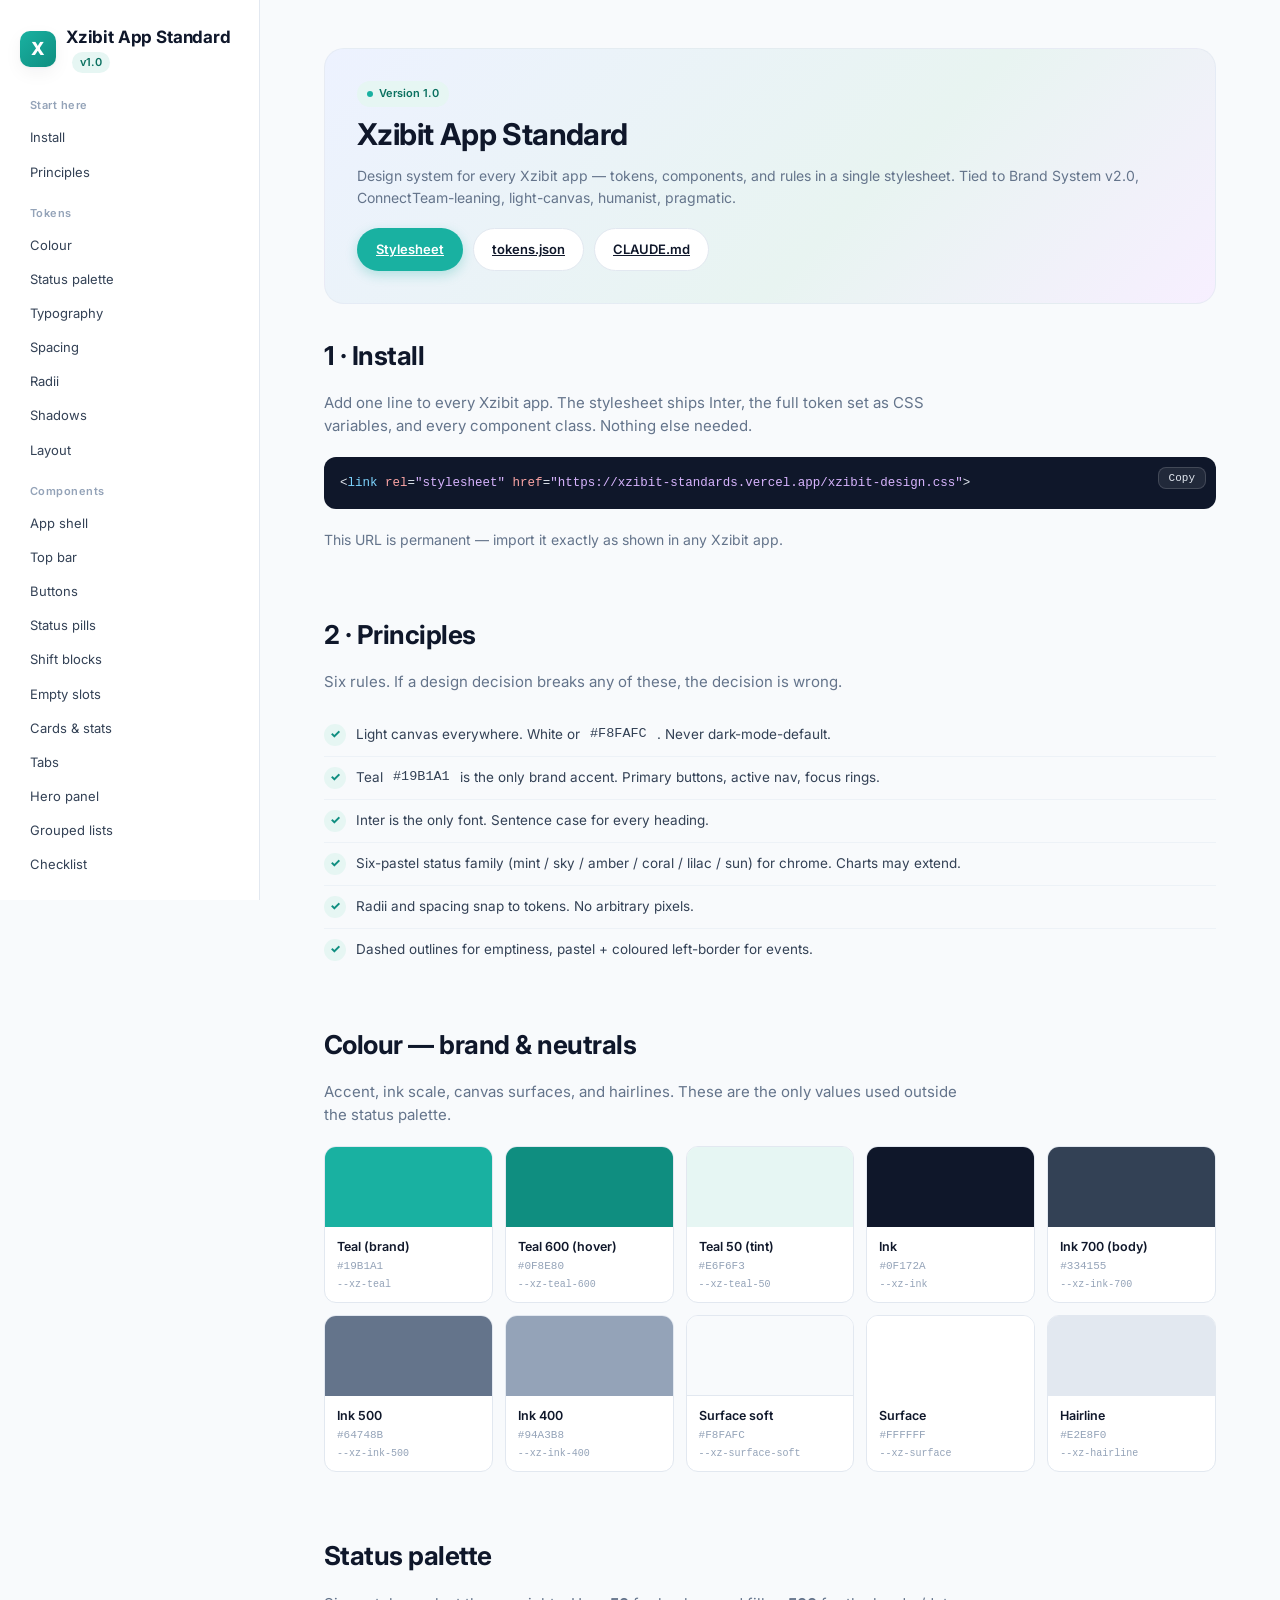
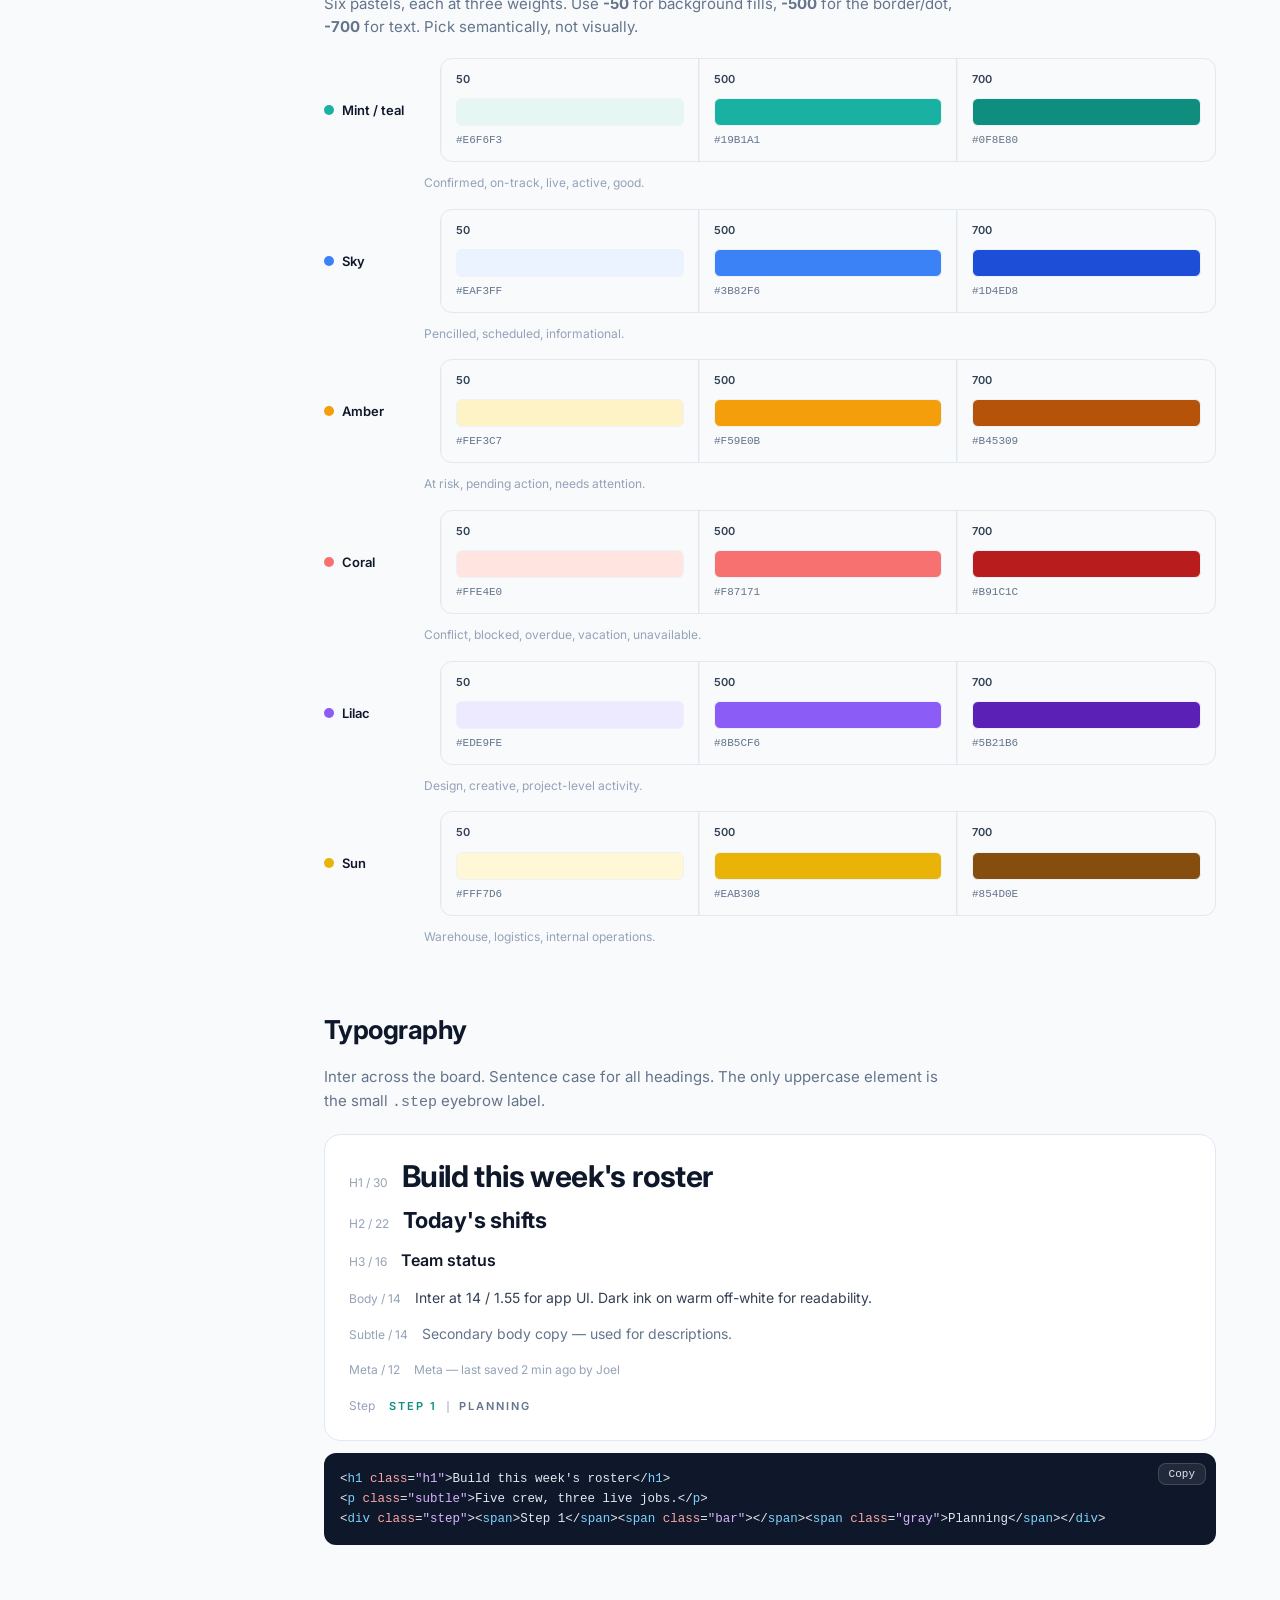
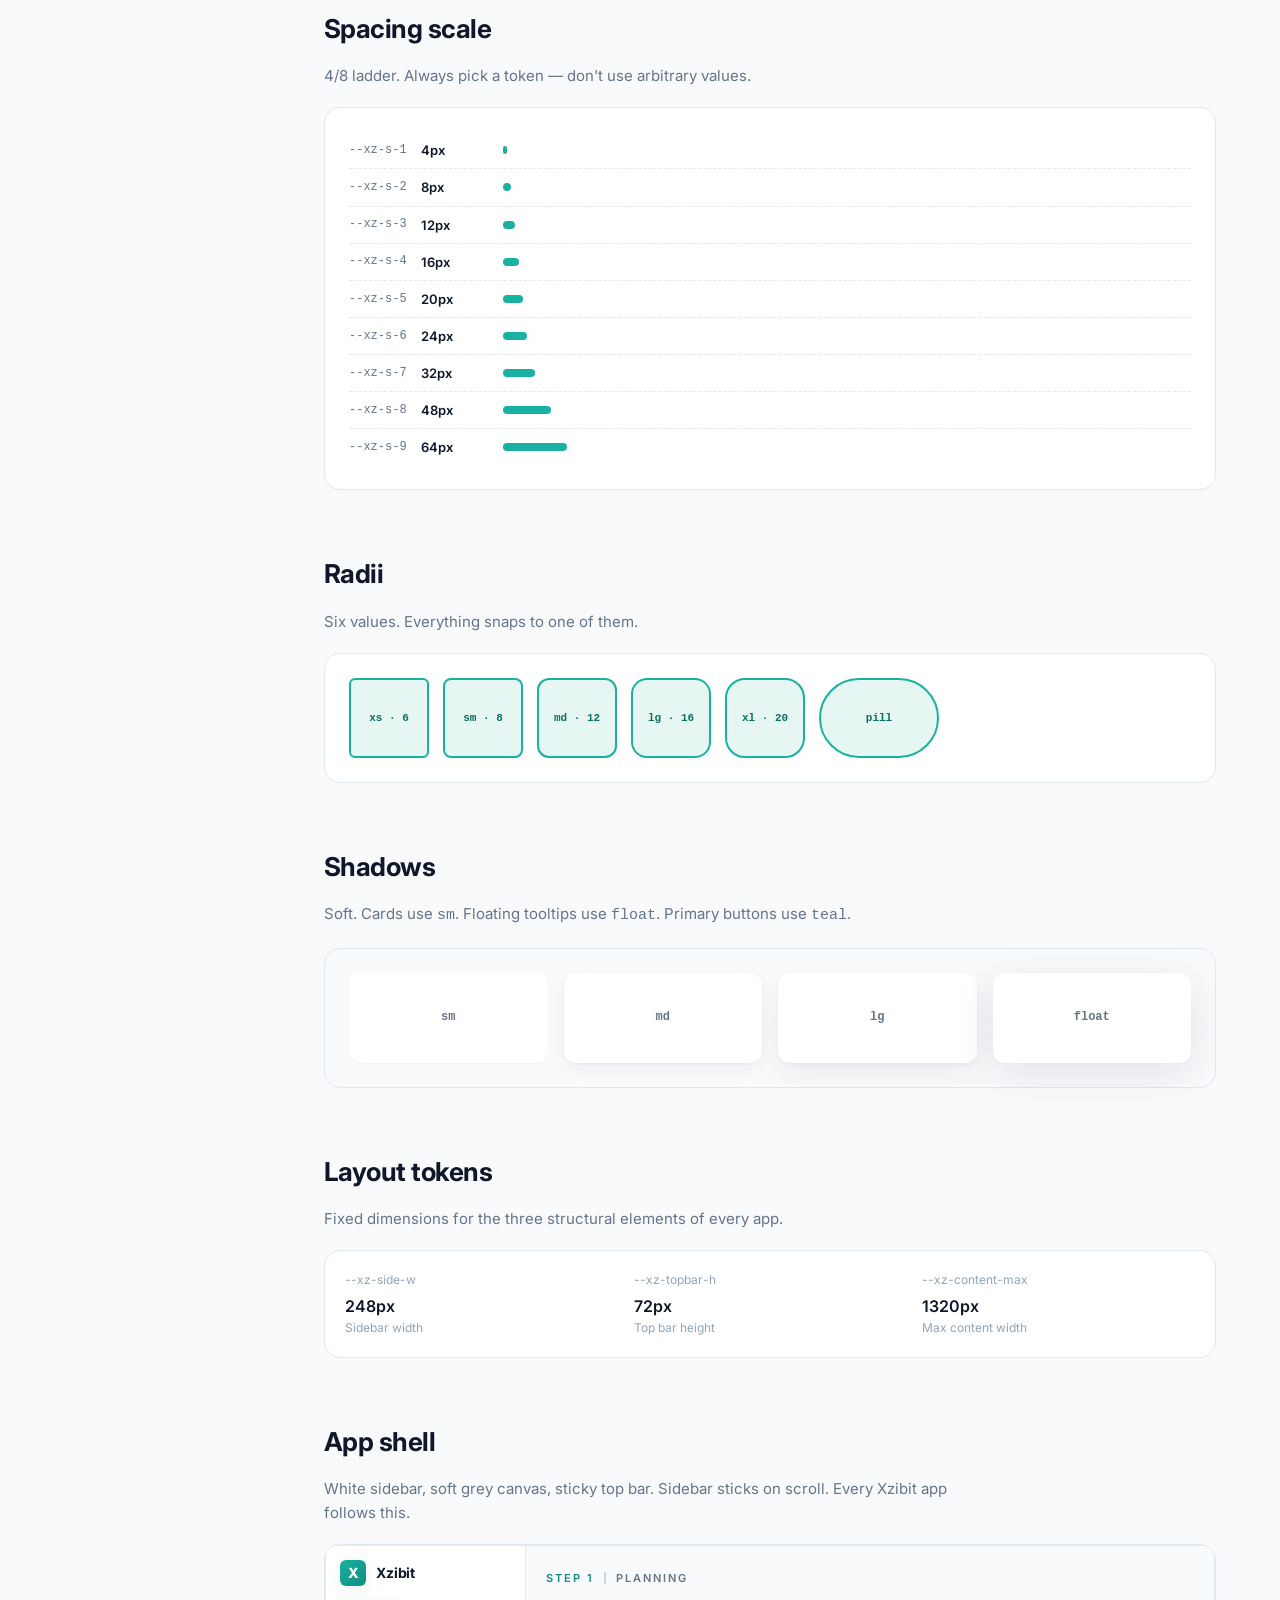
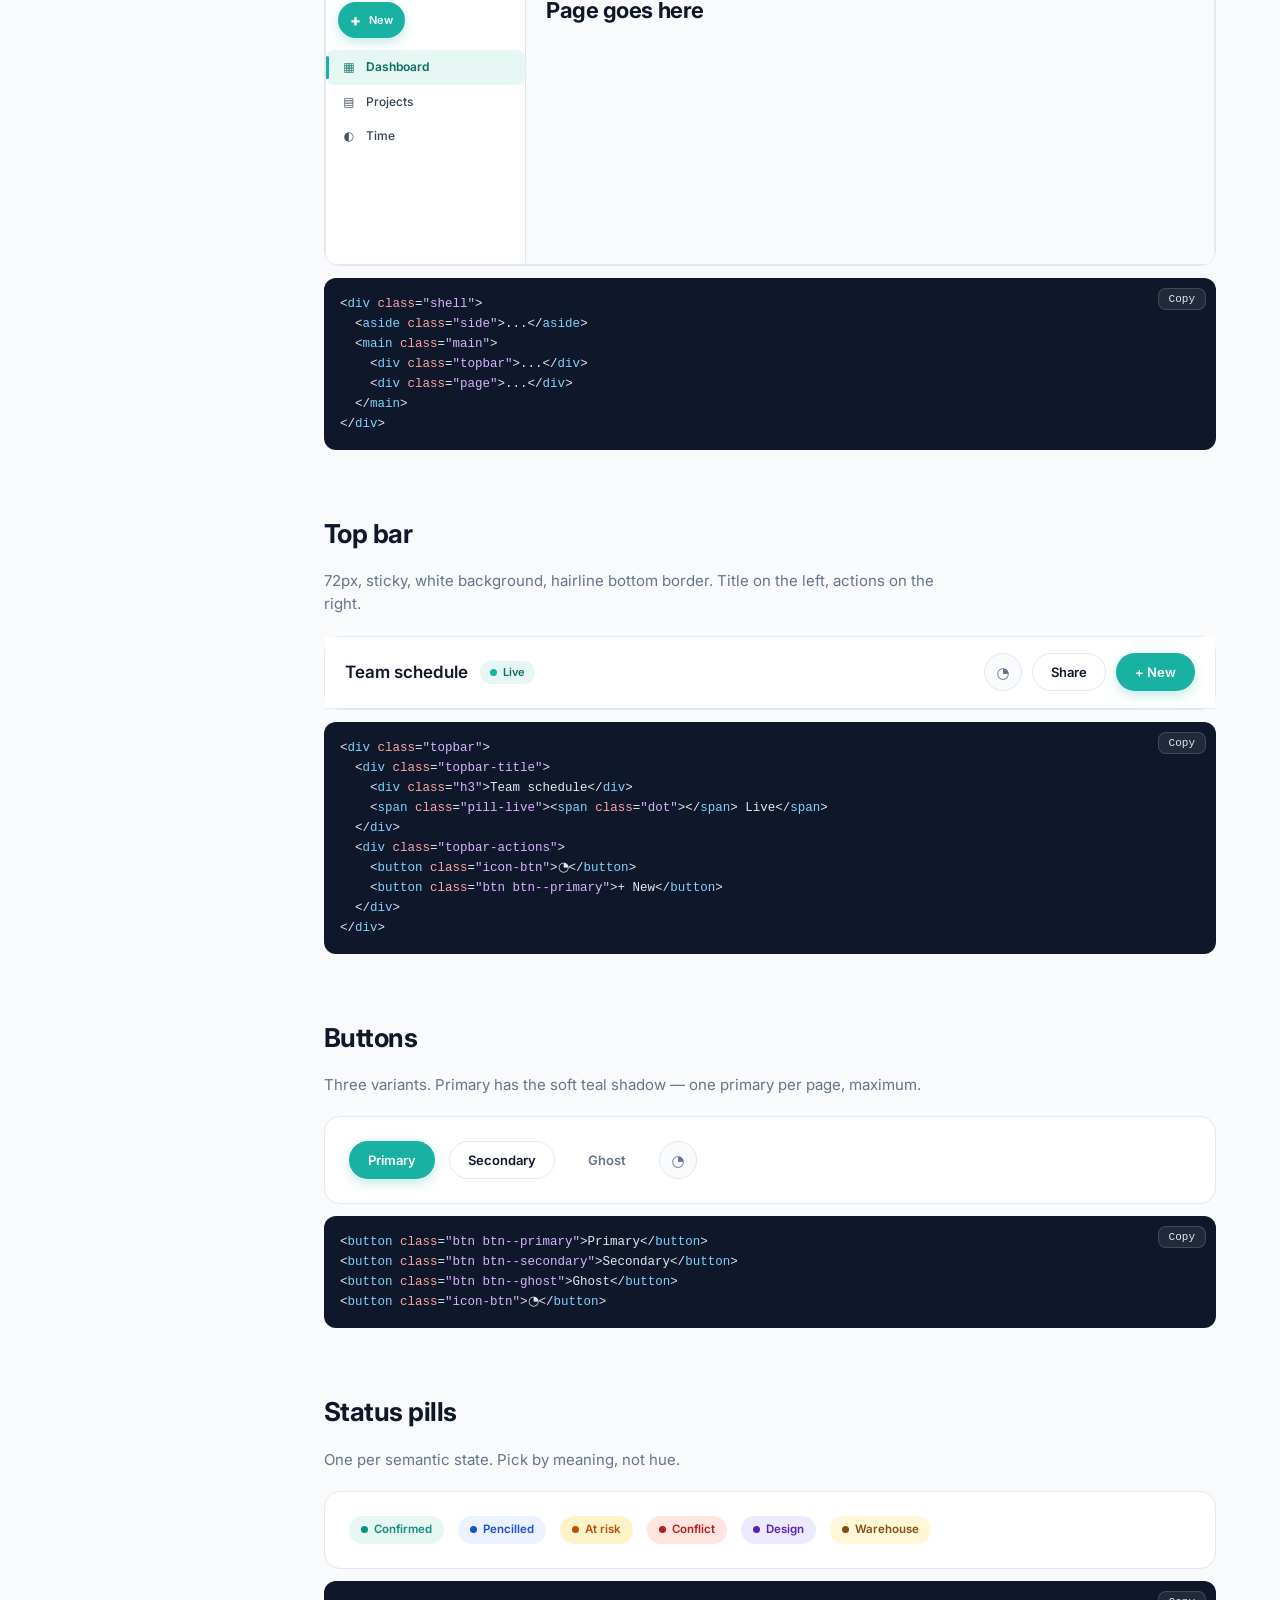
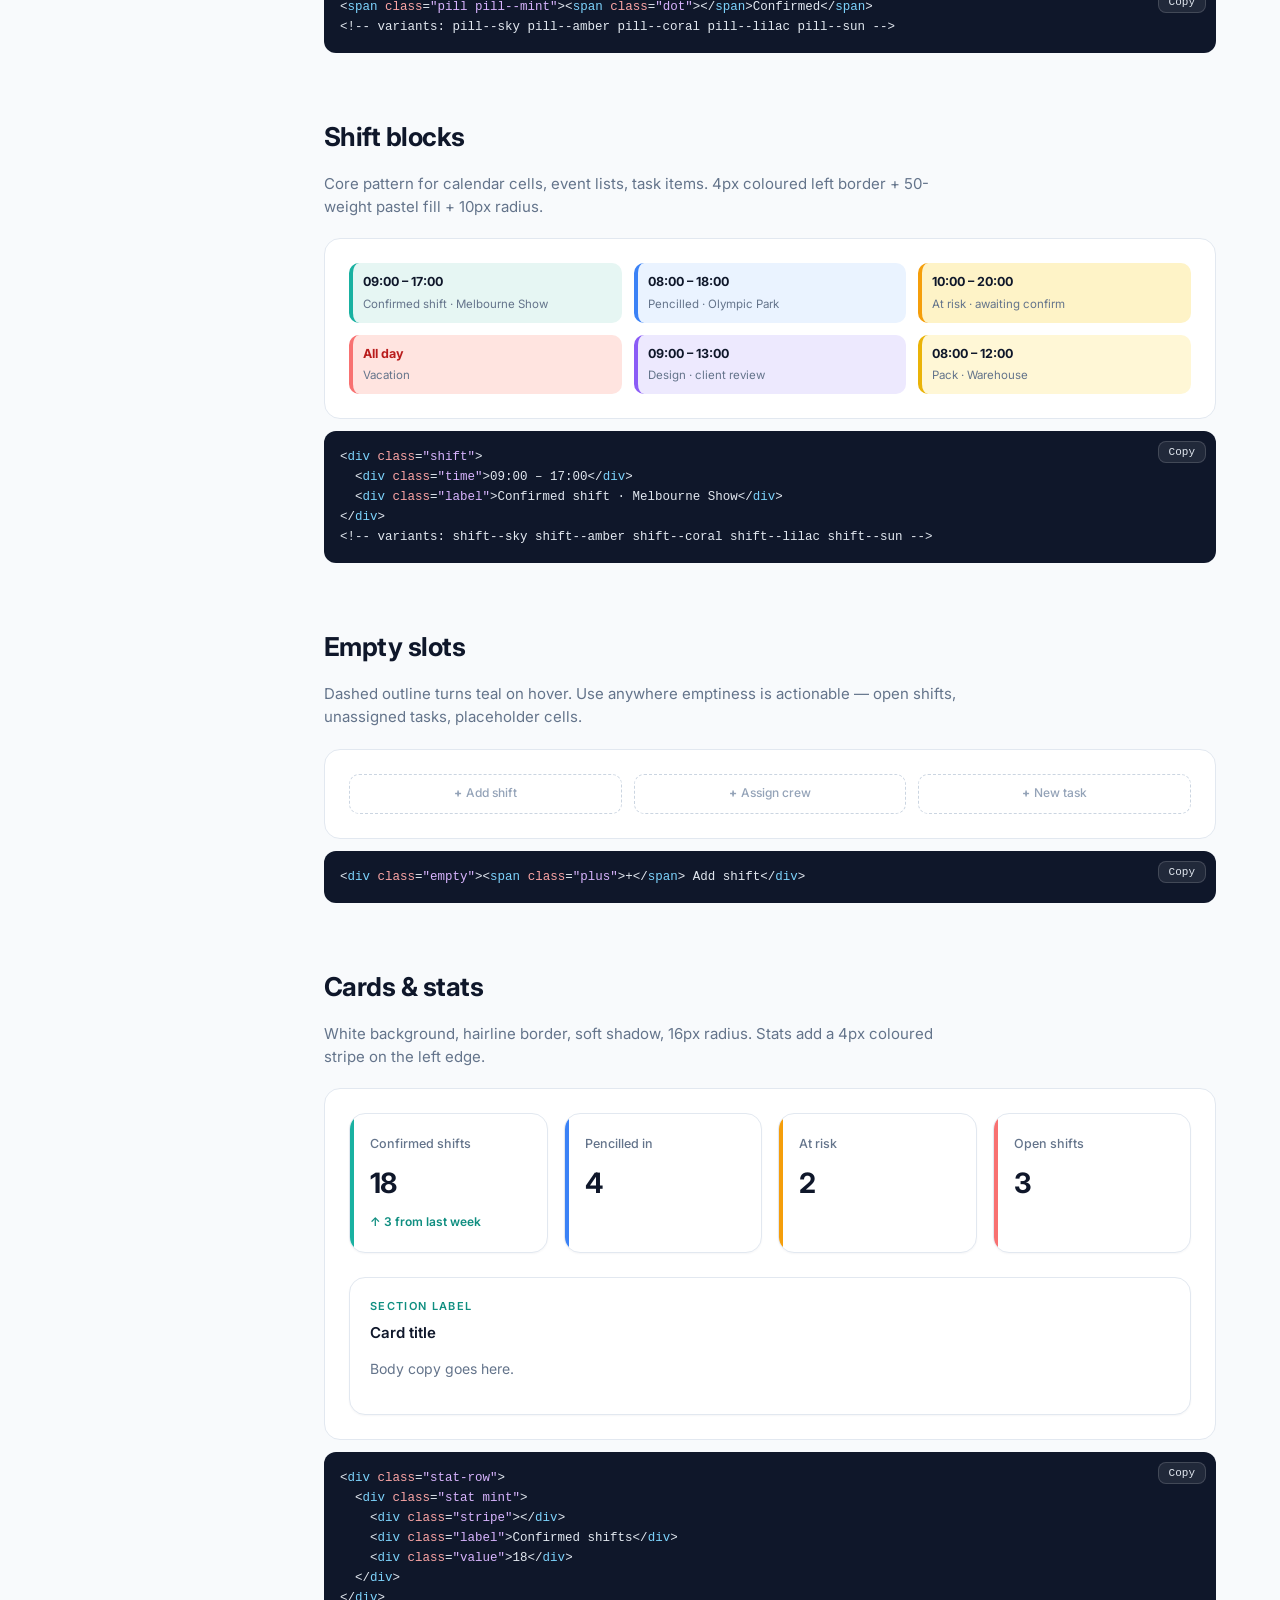
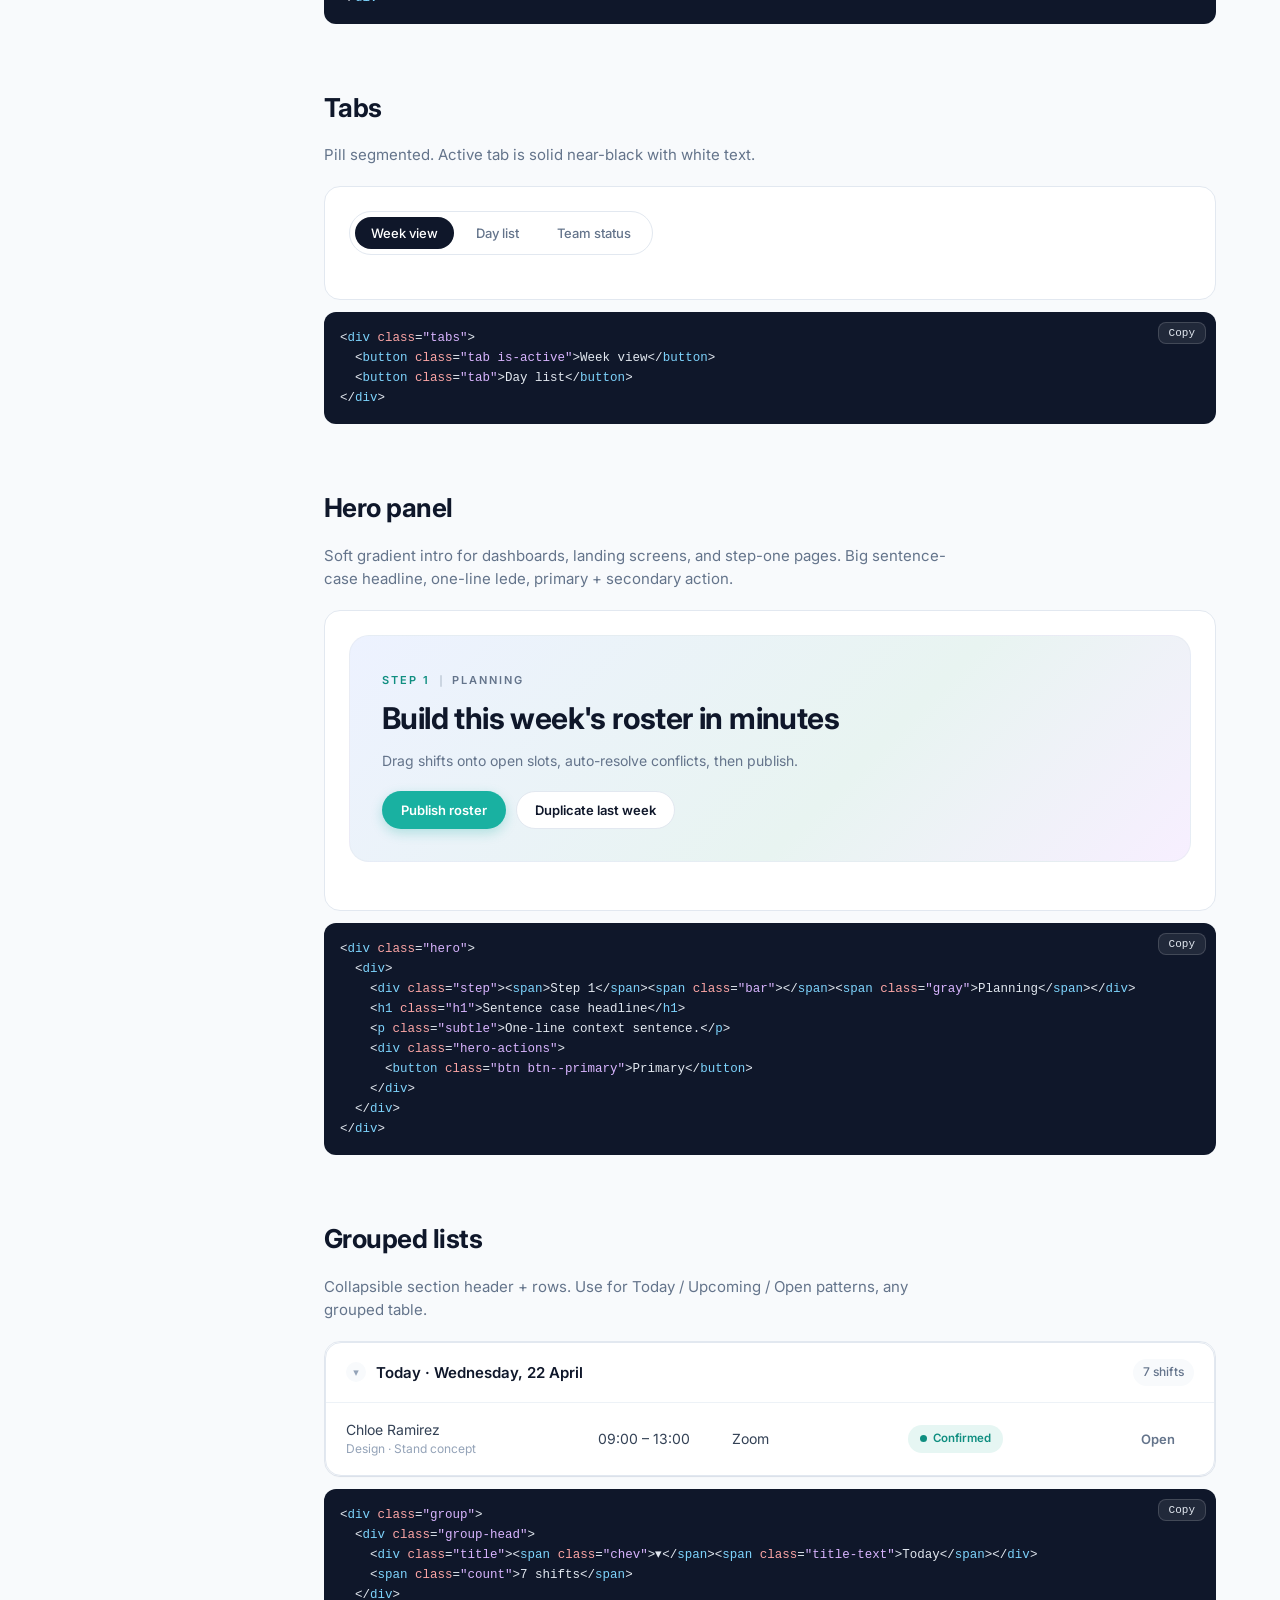
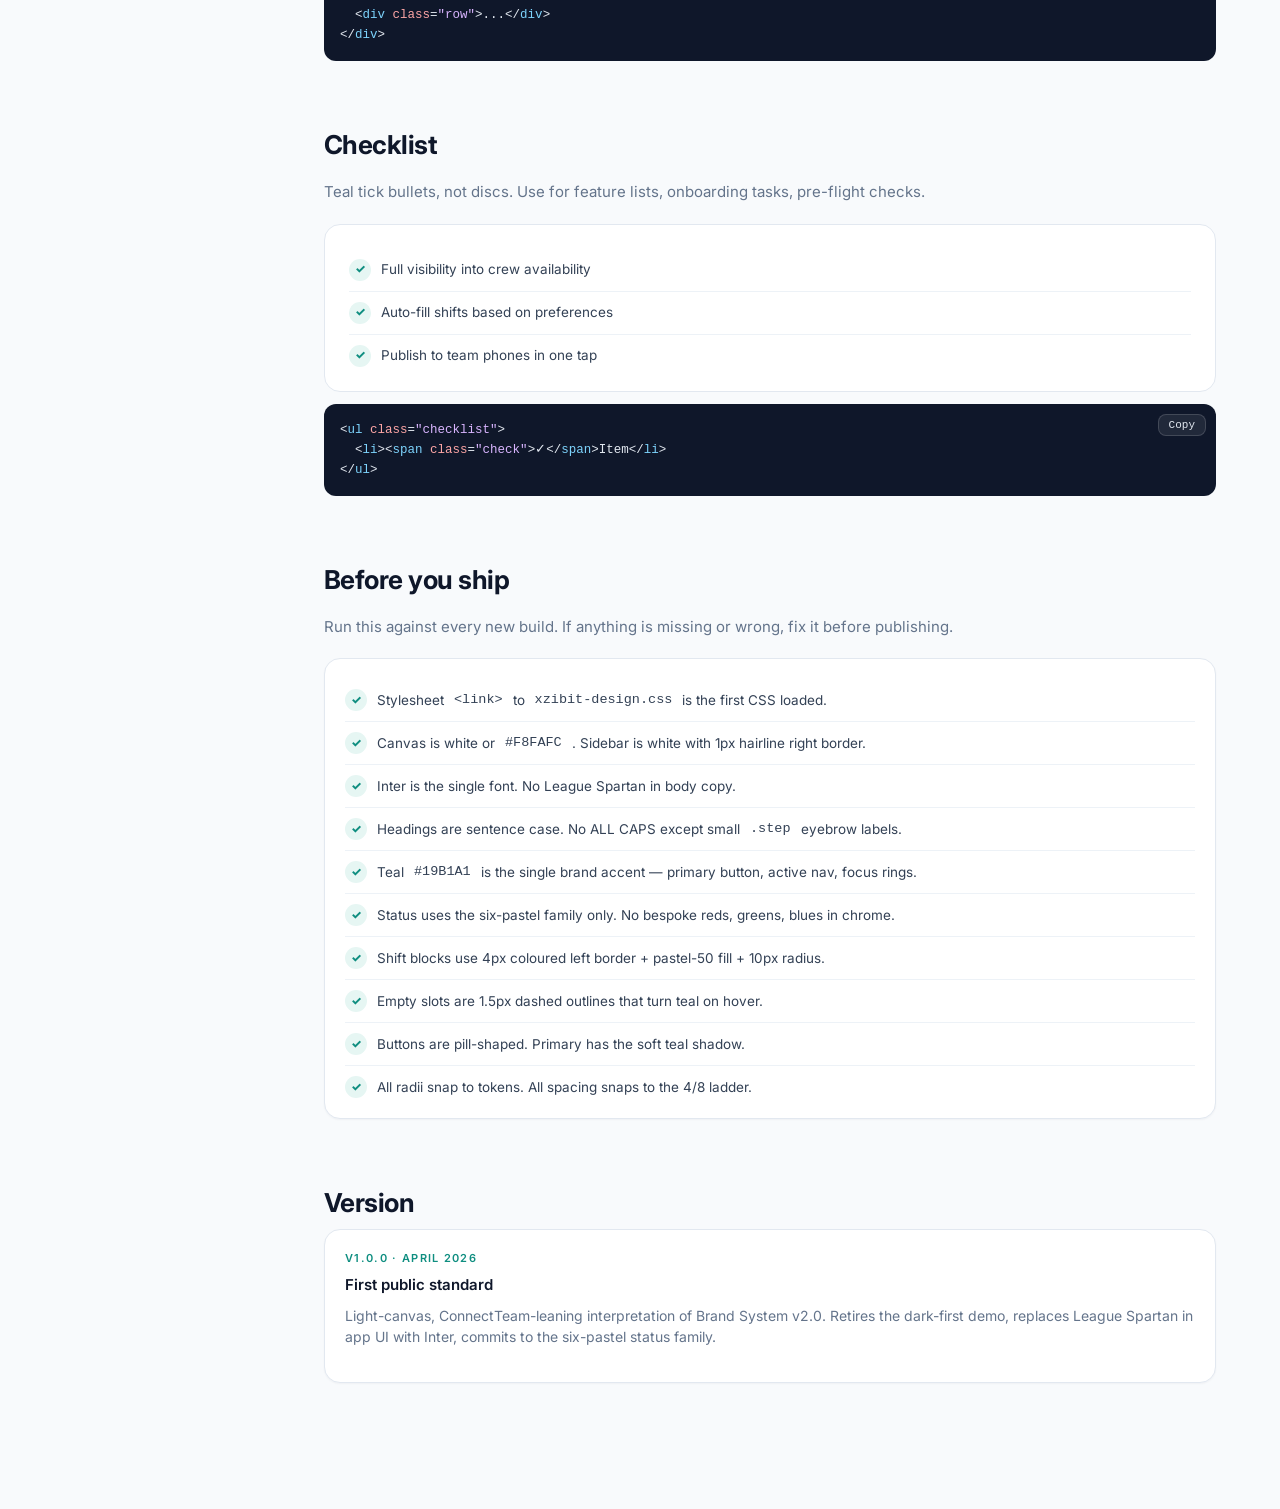
<file: index.html>
<!doctype html>
<html lang="en">
<head>
<meta charset="utf-8">
<meta name="viewport" content="width=device-width, initial-scale=1">
<title>Xzibit App Standard — v1.0</title>
<link rel="stylesheet" href="./xzibit-design.css">
<style>
  /* Docs-site-only styling on top of the standard */
  body { background: var(--xz-surface-soft); }
  .docs-shell { display: grid; grid-template-columns: 260px 1fr; min-height: 100vh; }

  .docs-side {
    background: var(--xz-surface);
    border-right: 1px solid var(--xz-hairline);
    padding: var(--xz-s-6) var(--xz-s-5);
    position: sticky; top: 0; height: 100vh;
    overflow-y: auto;
  }
  .docs-side .brand {
    display: flex; align-items: center; gap: 10px;
    margin-bottom: var(--xz-s-6);
  }
  .docs-side .brand .brand-mark { width: 36px; height: 36px; font-size: 18px; }
  .docs-side .brand-word { font-weight: 700; font-size: 17px; color: var(--xz-ink); }
  .docs-side .version {
    display: inline-block;
    font-size: 11px; font-weight: 600;
    color: var(--xz-teal-700);
    background: var(--xz-teal-50);
    padding: 2px 8px;
    border-radius: var(--xz-r-pill);
    margin-left: 6px;
  }
  .toc-label {
    font-size: 11px; font-weight: 600;
    color: var(--xz-ink-400);
    letter-spacing: 0.04em;
    margin: var(--xz-s-4) 0 6px;
    padding: 0 10px;
  }
  .toc-item {
    display: block;
    padding: 7px 10px;
    font-size: 13px;
    color: var(--xz-ink-700);
    text-decoration: none;
    border-radius: var(--xz-r-sm);
    transition: background .1s ease, color .1s ease;
  }
  .toc-item:hover { background: var(--xz-surface-soft); color: var(--xz-ink); }

  .docs-main { padding: var(--xz-s-8) var(--xz-s-9) var(--xz-s-9); max-width: 1060px; }

  .section { margin-bottom: var(--xz-s-9); scroll-margin-top: var(--xz-s-6); }
  .section .section-title {
    font-weight: 700; font-size: 26px; letter-spacing: -0.02em; color: var(--xz-ink);
    margin-bottom: 6px;
  }
  .section .section-lede {
    font-size: 15px; color: var(--xz-ink-500);
    margin-bottom: var(--xz-s-5);
    max-width: 640px;
  }

  .example {
    background: var(--xz-surface);
    border: 1px solid var(--xz-hairline);
    border-radius: var(--xz-r-lg);
    padding: var(--xz-s-6);
    margin-bottom: var(--xz-s-3);
  }

  .code {
    background: #0F172A;
    color: #E2E8F0;
    border-radius: var(--xz-r-md);
    padding: var(--xz-s-4);
    font-family: ui-monospace, SFMono-Regular, Menlo, monospace;
    font-size: 12.5px;
    line-height: 1.6;
    overflow-x: auto;
    position: relative;
    margin-bottom: var(--xz-s-5);
  }
  .code pre { margin: 0; white-space: pre; font-family: inherit; }
  .code .tok-tag { color: #7DD3FC; }
  .code .tok-attr { color: #FCA5A5; }
  .code .tok-str { color: #D8B4FE; }
  .code-copy {
    position: absolute; top: 10px; right: 10px;
    background: rgba(255,255,255,0.08);
    border: 1px solid rgba(255,255,255,0.15);
    color: #E2E8F0;
    font-family: inherit;
    font-size: 11px;
    padding: 4px 10px;
    border-radius: var(--xz-r-sm);
    cursor: pointer;
  }
  .code-copy:hover { background: rgba(255,255,255,0.15); }

  .install-box {
    background: linear-gradient(135deg, #EDF2FF 0%, #E8F4F1 60%, #F7EFFF 100%);
    border: 1px solid rgba(226,232,240,0.6);
    border-radius: var(--xz-r-xl);
    padding: var(--xz-s-7);
    margin-bottom: var(--xz-s-7);
  }
  .install-box .h1 { margin-bottom: 10px; }

  /* Swatch grid */
  .swatch-grid {
    display: grid;
    grid-template-columns: repeat(auto-fill, minmax(150px, 1fr));
    gap: var(--xz-s-3);
  }
  .swatch {
    background: var(--xz-surface);
    border: 1px solid var(--xz-hairline);
    border-radius: var(--xz-r-md);
    overflow: hidden;
  }
  .swatch .block { height: 80px; }
  .swatch .meta-row { padding: 10px 12px; }
  .swatch .swatch-name { font-size: 12.5px; font-weight: 600; color: var(--xz-ink); }
  .swatch .swatch-hex { font-size: 11px; color: var(--xz-ink-400); font-family: ui-monospace, monospace; margin-top: 1px; }
  .swatch .swatch-var { font-size: 10px; color: var(--xz-ink-400); font-family: ui-monospace, monospace; margin-top: 2px; }

  .status-strip {
    display: grid; grid-template-columns: repeat(3, 1fr);
    gap: 0;
    border: 1px solid var(--xz-hairline);
    border-radius: var(--xz-r-md);
    overflow: hidden;
  }
  .status-strip .cell {
    padding: 12px 14px;
    border-right: 1px solid var(--xz-hairline);
    min-height: auto;
  }
  .status-strip .cell:last-child { border-right: 0; }
  .status-strip .cell .hex { font-family: ui-monospace, monospace; font-size: 11px; color: var(--xz-ink-500); }
  .status-strip .cell .lbl { font-size: 11px; font-weight: 600; color: var(--xz-ink-700); margin-bottom: 4px; }
  .status-strip .cell .chip { height: 28px; border-radius: 6px; border: 1px solid var(--xz-hairline-soft); }

  .status-family {
    display: grid; grid-template-columns: 100px 1fr; gap: var(--xz-s-4);
    margin-bottom: var(--xz-s-3); align-items: center;
  }
  .status-family .name {
    font-size: 13px; font-weight: 600;
    display: flex; align-items: center; gap: 8px;
    color: var(--xz-ink);
  }
  .status-family .name .dot { width: 10px; height: 10px; border-radius: 50%; }

  /* Spacing visualiser */
  .scale-row {
    display: flex; align-items: center; gap: var(--xz-s-3);
    padding: 8px 0;
    border-bottom: 1px dashed var(--xz-hairline);
  }
  .scale-row:last-child { border-bottom: 0; }
  .scale-row .lbl {
    width: 60px;
    font-family: ui-monospace, monospace;
    font-size: 12px;
    color: var(--xz-ink-500);
  }
  .scale-row .val {
    width: 70px;
    font-size: 13px;
    color: var(--xz-ink);
    font-weight: 600;
  }
  .scale-row .bar {
    background: var(--xz-teal);
    height: 8px;
    border-radius: 4px;
  }

  /* Radii visualiser */
  .radii-row { display: flex; gap: 14px; align-items: flex-end; }
  .radii-row .demo {
    background: var(--xz-teal-50);
    border: 2px solid var(--xz-teal);
    width: 80px; height: 80px;
    display: flex; align-items: center; justify-content: center;
    color: var(--xz-teal-700);
    font-weight: 600; font-size: 11px;
    font-family: ui-monospace, monospace;
  }

  /* Shadow visualiser */
  .shadow-row { display: grid; grid-template-columns: repeat(4, 1fr); gap: var(--xz-s-4); }
  .shadow-demo {
    background: #fff;
    height: 90px;
    border-radius: var(--xz-r-md);
    display: flex; align-items: center; justify-content: center;
    font-size: 12px; font-weight: 600;
    color: var(--xz-ink-500);
    font-family: ui-monospace, monospace;
  }

  /* Component preview grid */
  .preview-row { display: flex; gap: 14px; align-items: center; flex-wrap: wrap; }

  /* Mini sidebar demo */
  .mini-shell {
    display: grid; grid-template-columns: 200px 1fr;
    border: 1px solid var(--xz-hairline);
    border-radius: var(--xz-r-md);
    overflow: hidden;
    background: var(--xz-surface);
    min-height: 320px;
  }
  .mini-shell .mini-side {
    background: var(--xz-surface);
    border-right: 1px solid var(--xz-hairline);
    padding: 14px 0;
    font-size: 12px;
  }
  .mini-shell .mini-main {
    background: var(--xz-surface-soft);
    padding: 20px;
  }
  .mini-shell .nav-item { padding: 8px 14px; font-size: 12px; gap: 8px; }
  .mini-shell .nav-item.is-active::before { left: 0; top: 6px; bottom: 6px; }
  .mini-shell .side-brand { padding: 0 14px 16px; margin: 0; }
  .mini-shell .brand-mark { width: 26px; height: 26px; font-size: 14px; border-radius: 6px; }
  .mini-shell .brand-word { font-size: 14px; }
  .mini-shell .side-quick { margin: 0 12px 12px; padding: 8px 12px; font-size: 11px; }

  /* Small helper */
  .lede-pill {
    display: inline-flex; align-items: center; gap: 6px;
    padding: 4px 10px;
    border-radius: var(--xz-r-pill);
    background: var(--xz-teal-50);
    color: var(--xz-teal-700);
    font-size: 11px;
    font-weight: 600;
    margin-bottom: 10px;
  }

  /* Hide horizontal overflow on mobile */
  @media (max-width: 880px) {
    .docs-shell { grid-template-columns: 1fr; }
    .docs-side { display: none; }
    .docs-main { padding: var(--xz-s-6); }
  }
</style>
</head>
<body>

<div class="docs-shell">

  <!-- ========= TOC ========= -->
  <aside class="docs-side">
    <div class="brand">
      <div class="brand-mark">X</div>
      <div>
        <div class="brand-word">Xzibit App Standard</div>
        <span class="version">v1.0</span>
      </div>
    </div>

    <div class="toc-label">Start here</div>
    <a class="toc-item" href="#install">Install</a>
    <a class="toc-item" href="#principles">Principles</a>

    <div class="toc-label">Tokens</div>
    <a class="toc-item" href="#colour">Colour</a>
    <a class="toc-item" href="#status">Status palette</a>
    <a class="toc-item" href="#type">Typography</a>
    <a class="toc-item" href="#spacing">Spacing</a>
    <a class="toc-item" href="#radii">Radii</a>
    <a class="toc-item" href="#shadows">Shadows</a>
    <a class="toc-item" href="#layout">Layout</a>

    <div class="toc-label">Components</div>
    <a class="toc-item" href="#shell">App shell</a>
    <a class="toc-item" href="#topbar">Top bar</a>
    <a class="toc-item" href="#buttons">Buttons</a>
    <a class="toc-item" href="#pills">Status pills</a>
    <a class="toc-item" href="#shifts">Shift blocks</a>
    <a class="toc-item" href="#empties">Empty slots</a>
    <a class="toc-item" href="#cards">Cards &amp; stats</a>
    <a class="toc-item" href="#tabs">Tabs</a>
    <a class="toc-item" href="#hero">Hero panel</a>
    <a class="toc-item" href="#groups">Grouped lists</a>
    <a class="toc-item" href="#checklist">Checklist</a>

    <div class="toc-label">Ship</div>
    <a class="toc-item" href="#ship">10-item checklist</a>
    <a class="toc-item" href="#version">Version history</a>
  </aside>

  <!-- ========= BODY ========= -->
  <main class="docs-main">

    <!-- INSTALL -->
    <section class="section" id="install">
      <div class="install-box">
        <span class="lede-pill"><span style="width:6px;height:6px;border-radius:50%;background:var(--xz-teal);"></span> Version 1.0</span>
        <h1 class="h1">Xzibit App Standard</h1>
        <p class="subtle">Design system for every Xzibit app — tokens, components, and rules in a single stylesheet. Tied to Brand System v2.0, ConnectTeam-leaning, light-canvas, humanist, pragmatic.</p>
        <div style="margin-top: var(--xz-s-5); display: flex; gap: 10px;">
          <a class="btn btn--primary" href="./xzibit-design.css">Stylesheet</a>
          <a class="btn btn--secondary" href="./tokens.json">tokens.json</a>
          <a class="btn btn--secondary" href="./CLAUDE.md">CLAUDE.md</a>
        </div>
      </div>

      <h2 class="section-title">1 · Install</h2>
      <p class="section-lede">Add one line to every Xzibit app. The stylesheet ships Inter, the full token set as CSS variables, and every component class. Nothing else needed.</p>
      <div class="code">
        <button class="code-copy" data-copy='<link rel="stylesheet" href="https://xzibit-standards.vercel.app/xzibit-design.css">'>Copy</button>
<pre>&lt;<span class="tok-tag">link</span> <span class="tok-attr">rel</span>=<span class="tok-str">"stylesheet"</span> <span class="tok-attr">href</span>=<span class="tok-str">"https://xzibit-standards.vercel.app/xzibit-design.css"</span>&gt;</pre>
      </div>
      <p class="subtle">This URL is permanent — import it exactly as shown in any Xzibit app.</p>
    </section>

    <!-- PRINCIPLES -->
    <section class="section" id="principles">
      <h2 class="section-title">2 · Principles</h2>
      <p class="section-lede">Six rules. If a design decision breaks any of these, the decision is wrong.</p>
      <ul class="checklist">
        <li><span class="check">✓</span>Light canvas everywhere. White or <code>#F8FAFC</code>. Never dark-mode-default.</li>
        <li><span class="check">✓</span>Teal <code>#19B1A1</code> is the only brand accent. Primary buttons, active nav, focus rings.</li>
        <li><span class="check">✓</span>Inter is the only font. Sentence case for every heading.</li>
        <li><span class="check">✓</span>Six-pastel status family (mint / sky / amber / coral / lilac / sun) for chrome. Charts may extend.</li>
        <li><span class="check">✓</span>Radii and spacing snap to tokens. No arbitrary pixels.</li>
        <li><span class="check">✓</span>Dashed outlines for emptiness, pastel + coloured left-border for events.</li>
      </ul>
    </section>

    <!-- ========== TOKENS ========== -->

    <section class="section" id="colour">
      <h2 class="section-title">Colour — brand &amp; neutrals</h2>
      <p class="section-lede">Accent, ink scale, canvas surfaces, and hairlines. These are the only values used outside the status palette.</p>
      <div class="swatch-grid">
        <div class="swatch">
          <div class="block" style="background: var(--xz-teal);"></div>
          <div class="meta-row">
            <div class="swatch-name">Teal (brand)</div>
            <div class="swatch-hex">#19B1A1</div>
            <div class="swatch-var">--xz-teal</div>
          </div>
        </div>
        <div class="swatch">
          <div class="block" style="background: var(--xz-teal-600);"></div>
          <div class="meta-row">
            <div class="swatch-name">Teal 600 (hover)</div>
            <div class="swatch-hex">#0F8E80</div>
            <div class="swatch-var">--xz-teal-600</div>
          </div>
        </div>
        <div class="swatch">
          <div class="block" style="background: var(--xz-teal-50);"></div>
          <div class="meta-row">
            <div class="swatch-name">Teal 50 (tint)</div>
            <div class="swatch-hex">#E6F6F3</div>
            <div class="swatch-var">--xz-teal-50</div>
          </div>
        </div>
        <div class="swatch">
          <div class="block" style="background: var(--xz-ink);"></div>
          <div class="meta-row">
            <div class="swatch-name">Ink</div>
            <div class="swatch-hex">#0F172A</div>
            <div class="swatch-var">--xz-ink</div>
          </div>
        </div>
        <div class="swatch">
          <div class="block" style="background: var(--xz-ink-700);"></div>
          <div class="meta-row">
            <div class="swatch-name">Ink 700 (body)</div>
            <div class="swatch-hex">#334155</div>
            <div class="swatch-var">--xz-ink-700</div>
          </div>
        </div>
        <div class="swatch">
          <div class="block" style="background: var(--xz-ink-500);"></div>
          <div class="meta-row">
            <div class="swatch-name">Ink 500</div>
            <div class="swatch-hex">#64748B</div>
            <div class="swatch-var">--xz-ink-500</div>
          </div>
        </div>
        <div class="swatch">
          <div class="block" style="background: var(--xz-ink-400);"></div>
          <div class="meta-row">
            <div class="swatch-name">Ink 400</div>
            <div class="swatch-hex">#94A3B8</div>
            <div class="swatch-var">--xz-ink-400</div>
          </div>
        </div>
        <div class="swatch">
          <div class="block" style="background: var(--xz-surface-soft); border-bottom: 1px solid var(--xz-hairline);"></div>
          <div class="meta-row">
            <div class="swatch-name">Surface soft</div>
            <div class="swatch-hex">#F8FAFC</div>
            <div class="swatch-var">--xz-surface-soft</div>
          </div>
        </div>
        <div class="swatch">
          <div class="block" style="background: var(--xz-surface);"></div>
          <div class="meta-row">
            <div class="swatch-name">Surface</div>
            <div class="swatch-hex">#FFFFFF</div>
            <div class="swatch-var">--xz-surface</div>
          </div>
        </div>
        <div class="swatch">
          <div class="block" style="background: var(--xz-hairline);"></div>
          <div class="meta-row">
            <div class="swatch-name">Hairline</div>
            <div class="swatch-hex">#E2E8F0</div>
            <div class="swatch-var">--xz-hairline</div>
          </div>
        </div>
      </div>
    </section>

    <!-- STATUS PALETTE -->
    <section class="section" id="status">
      <h2 class="section-title">Status palette</h2>
      <p class="section-lede">Six pastels, each at three weights. Use <strong>-50</strong> for background fills, <strong>-500</strong> for the border/dot, <strong>-700</strong> for text. Pick semantically, not visually.</p>

      <div class="status-family">
        <div class="name"><span class="dot" style="background: var(--xz-mint-500);"></span>Mint / teal</div>
        <div class="status-strip">
          <div class="cell"><div class="lbl">50</div><div class="chip" style="background: var(--xz-mint-50);"></div><div class="hex">#E6F6F3</div></div>
          <div class="cell"><div class="lbl">500</div><div class="chip" style="background: var(--xz-mint-500);"></div><div class="hex">#19B1A1</div></div>
          <div class="cell"><div class="lbl">700</div><div class="chip" style="background: var(--xz-mint-700);"></div><div class="hex">#0F8E80</div></div>
        </div>
      </div>
      <p class="meta" style="margin: 0 0 var(--xz-s-4) 100px;">Confirmed, on-track, live, active, good.</p>

      <div class="status-family">
        <div class="name"><span class="dot" style="background: var(--xz-sky-500);"></span>Sky</div>
        <div class="status-strip">
          <div class="cell"><div class="lbl">50</div><div class="chip" style="background: var(--xz-sky-50);"></div><div class="hex">#EAF3FF</div></div>
          <div class="cell"><div class="lbl">500</div><div class="chip" style="background: var(--xz-sky-500);"></div><div class="hex">#3B82F6</div></div>
          <div class="cell"><div class="lbl">700</div><div class="chip" style="background: var(--xz-sky-700);"></div><div class="hex">#1D4ED8</div></div>
        </div>
      </div>
      <p class="meta" style="margin: 0 0 var(--xz-s-4) 100px;">Pencilled, scheduled, informational.</p>

      <div class="status-family">
        <div class="name"><span class="dot" style="background: var(--xz-amber-500);"></span>Amber</div>
        <div class="status-strip">
          <div class="cell"><div class="lbl">50</div><div class="chip" style="background: var(--xz-amber-50);"></div><div class="hex">#FEF3C7</div></div>
          <div class="cell"><div class="lbl">500</div><div class="chip" style="background: var(--xz-amber-500);"></div><div class="hex">#F59E0B</div></div>
          <div class="cell"><div class="lbl">700</div><div class="chip" style="background: var(--xz-amber-700);"></div><div class="hex">#B45309</div></div>
        </div>
      </div>
      <p class="meta" style="margin: 0 0 var(--xz-s-4) 100px;">At risk, pending action, needs attention.</p>

      <div class="status-family">
        <div class="name"><span class="dot" style="background: var(--xz-coral-500);"></span>Coral</div>
        <div class="status-strip">
          <div class="cell"><div class="lbl">50</div><div class="chip" style="background: var(--xz-coral-50);"></div><div class="hex">#FFE4E0</div></div>
          <div class="cell"><div class="lbl">500</div><div class="chip" style="background: var(--xz-coral-500);"></div><div class="hex">#F87171</div></div>
          <div class="cell"><div class="lbl">700</div><div class="chip" style="background: var(--xz-coral-700);"></div><div class="hex">#B91C1C</div></div>
        </div>
      </div>
      <p class="meta" style="margin: 0 0 var(--xz-s-4) 100px;">Conflict, blocked, overdue, vacation, unavailable.</p>

      <div class="status-family">
        <div class="name"><span class="dot" style="background: var(--xz-lilac-500);"></span>Lilac</div>
        <div class="status-strip">
          <div class="cell"><div class="lbl">50</div><div class="chip" style="background: var(--xz-lilac-50);"></div><div class="hex">#EDE9FE</div></div>
          <div class="cell"><div class="lbl">500</div><div class="chip" style="background: var(--xz-lilac-500);"></div><div class="hex">#8B5CF6</div></div>
          <div class="cell"><div class="lbl">700</div><div class="chip" style="background: var(--xz-lilac-700);"></div><div class="hex">#5B21B6</div></div>
        </div>
      </div>
      <p class="meta" style="margin: 0 0 var(--xz-s-4) 100px;">Design, creative, project-level activity.</p>

      <div class="status-family">
        <div class="name"><span class="dot" style="background: var(--xz-sun-500);"></span>Sun</div>
        <div class="status-strip">
          <div class="cell"><div class="lbl">50</div><div class="chip" style="background: var(--xz-sun-50);"></div><div class="hex">#FFF7D6</div></div>
          <div class="cell"><div class="lbl">500</div><div class="chip" style="background: var(--xz-sun-500);"></div><div class="hex">#EAB308</div></div>
          <div class="cell"><div class="lbl">700</div><div class="chip" style="background: var(--xz-sun-700);"></div><div class="hex">#854D0E</div></div>
        </div>
      </div>
      <p class="meta" style="margin: 0 0 var(--xz-s-4) 100px;">Warehouse, logistics, internal operations.</p>
    </section>

    <!-- TYPE -->
    <section class="section" id="type">
      <h2 class="section-title">Typography</h2>
      <p class="section-lede">Inter across the board. Sentence case for all headings. The only uppercase element is the small <code>.step</code> eyebrow label.</p>
      <div class="example">
        <div style="margin-bottom: 14px;"><span class="meta" style="margin-right:14px;">H1 / 30</span><span class="h1">Build this week's roster</span></div>
        <div style="margin-bottom: 14px;"><span class="meta" style="margin-right:14px;">H2 / 22</span><span class="h2">Today's shifts</span></div>
        <div style="margin-bottom: 14px;"><span class="meta" style="margin-right:14px;">H3 / 16</span><span class="h3">Team status</span></div>
        <div style="margin-bottom: 14px;"><span class="meta" style="margin-right:14px;">Body / 14</span><span style="color: var(--xz-ink-700);">Inter at 14 / 1.55 for app UI. Dark ink on warm off-white for readability.</span></div>
        <div style="margin-bottom: 14px;"><span class="meta" style="margin-right:14px;">Subtle / 14</span><span class="subtle">Secondary body copy — used for descriptions.</span></div>
        <div style="margin-bottom: 14px;"><span class="meta" style="margin-right:14px;">Meta / 12</span><span class="meta">Meta — last saved 2 min ago by Joel</span></div>
        <div><span class="meta" style="margin-right:14px;">Step</span><span class="step"><span>Step 1</span><span class="bar"></span><span class="gray">Planning</span></span></div>
      </div>
      <div class="code">
        <button class="code-copy" data-copy='<h1 class="h1">Build this week&apos;s roster</h1>&#10;<p class="subtle">Five crew, three live jobs.</p>&#10;<div class="step"><span>Step 1</span><span class="bar"></span><span class="gray">Planning</span></div>'>Copy</button>
<pre>&lt;<span class="tok-tag">h1</span> <span class="tok-attr">class</span>=<span class="tok-str">"h1"</span>&gt;Build this week's roster&lt;/<span class="tok-tag">h1</span>&gt;
&lt;<span class="tok-tag">p</span> <span class="tok-attr">class</span>=<span class="tok-str">"subtle"</span>&gt;Five crew, three live jobs.&lt;/<span class="tok-tag">p</span>&gt;
&lt;<span class="tok-tag">div</span> <span class="tok-attr">class</span>=<span class="tok-str">"step"</span>&gt;&lt;<span class="tok-tag">span</span>&gt;Step 1&lt;/<span class="tok-tag">span</span>&gt;&lt;<span class="tok-tag">span</span> <span class="tok-attr">class</span>=<span class="tok-str">"bar"</span>&gt;&lt;/<span class="tok-tag">span</span>&gt;&lt;<span class="tok-tag">span</span> <span class="tok-attr">class</span>=<span class="tok-str">"gray"</span>&gt;Planning&lt;/<span class="tok-tag">span</span>&gt;&lt;/<span class="tok-tag">div</span>&gt;</pre>
      </div>
    </section>

    <!-- SPACING -->
    <section class="section" id="spacing">
      <h2 class="section-title">Spacing scale</h2>
      <p class="section-lede">4/8 ladder. Always pick a token — don't use arbitrary values.</p>
      <div class="example">
        <div class="scale-row"><span class="lbl">--xz-s-1</span><span class="val">4px</span><span class="bar" style="width: 4px;"></span></div>
        <div class="scale-row"><span class="lbl">--xz-s-2</span><span class="val">8px</span><span class="bar" style="width: 8px;"></span></div>
        <div class="scale-row"><span class="lbl">--xz-s-3</span><span class="val">12px</span><span class="bar" style="width: 12px;"></span></div>
        <div class="scale-row"><span class="lbl">--xz-s-4</span><span class="val">16px</span><span class="bar" style="width: 16px;"></span></div>
        <div class="scale-row"><span class="lbl">--xz-s-5</span><span class="val">20px</span><span class="bar" style="width: 20px;"></span></div>
        <div class="scale-row"><span class="lbl">--xz-s-6</span><span class="val">24px</span><span class="bar" style="width: 24px;"></span></div>
        <div class="scale-row"><span class="lbl">--xz-s-7</span><span class="val">32px</span><span class="bar" style="width: 32px;"></span></div>
        <div class="scale-row"><span class="lbl">--xz-s-8</span><span class="val">48px</span><span class="bar" style="width: 48px;"></span></div>
        <div class="scale-row"><span class="lbl">--xz-s-9</span><span class="val">64px</span><span class="bar" style="width: 64px;"></span></div>
      </div>
    </section>

    <!-- RADII -->
    <section class="section" id="radii">
      <h2 class="section-title">Radii</h2>
      <p class="section-lede">Six values. Everything snaps to one of them.</p>
      <div class="example">
        <div class="radii-row">
          <div class="demo" style="border-radius: var(--xz-r-xs);">xs · 6</div>
          <div class="demo" style="border-radius: var(--xz-r-sm);">sm · 8</div>
          <div class="demo" style="border-radius: var(--xz-r-md);">md · 12</div>
          <div class="demo" style="border-radius: var(--xz-r-lg);">lg · 16</div>
          <div class="demo" style="border-radius: var(--xz-r-xl);">xl · 20</div>
          <div class="demo" style="border-radius: var(--xz-r-pill); width: 120px;">pill</div>
        </div>
      </div>
    </section>

    <!-- SHADOWS -->
    <section class="section" id="shadows">
      <h2 class="section-title">Shadows</h2>
      <p class="section-lede">Soft. Cards use <code>sm</code>. Floating tooltips use <code>float</code>. Primary buttons use <code>teal</code>.</p>
      <div class="example" style="background: var(--xz-surface-soft);">
        <div class="shadow-row">
          <div class="shadow-demo" style="box-shadow: var(--xz-shadow-sm);">sm</div>
          <div class="shadow-demo" style="box-shadow: var(--xz-shadow-md);">md</div>
          <div class="shadow-demo" style="box-shadow: var(--xz-shadow-lg);">lg</div>
          <div class="shadow-demo" style="box-shadow: var(--xz-shadow-float);">float</div>
        </div>
      </div>
    </section>

    <!-- LAYOUT -->
    <section class="section" id="layout">
      <h2 class="section-title">Layout tokens</h2>
      <p class="section-lede">Fixed dimensions for the three structural elements of every app.</p>
      <div class="example" style="padding: 0;">
        <div style="padding: var(--xz-s-5); display: grid; grid-template-columns: repeat(3, 1fr); gap: var(--xz-s-4);">
          <div>
            <div class="meta">--xz-side-w</div>
            <div class="h3" style="margin-top: 4px;">248px</div>
            <div class="meta">Sidebar width</div>
          </div>
          <div>
            <div class="meta">--xz-topbar-h</div>
            <div class="h3" style="margin-top: 4px;">72px</div>
            <div class="meta">Top bar height</div>
          </div>
          <div>
            <div class="meta">--xz-content-max</div>
            <div class="h3" style="margin-top: 4px;">1320px</div>
            <div class="meta">Max content width</div>
          </div>
        </div>
      </div>
    </section>

    <!-- ========== COMPONENTS ========== -->

    <!-- SHELL -->
    <section class="section" id="shell">
      <h2 class="section-title">App shell</h2>
      <p class="section-lede">White sidebar, soft grey canvas, sticky top bar. Sidebar sticks on scroll. Every Xzibit app follows this.</p>
      <div class="example" style="padding: 0;">
        <div class="mini-shell">
          <aside class="mini-side">
            <div class="side-brand">
              <div class="brand-mark">X</div>
              <div class="brand-word">Xzibit</div>
            </div>
            <button class="side-quick"><span class="plus">+</span> New</button>
            <div class="nav-item is-active"><span class="nav-icon">▦</span> Dashboard</div>
            <div class="nav-item"><span class="nav-icon">▤</span> Projects</div>
            <div class="nav-item"><span class="nav-icon">◐</span> Time</div>
          </aside>
          <div class="mini-main">
            <span class="step"><span>Step 1</span><span class="bar"></span><span class="gray">Planning</span></span>
            <div class="h1" style="margin-top: 10px; font-size: 22px;">Page goes here</div>
          </div>
        </div>
      </div>
      <div class="code">
        <button class="code-copy" data-copy='<div class="shell">&#10;  <aside class="side">...</aside>&#10;  <main class="main">&#10;    <div class="topbar">...</div>&#10;    <div class="page">...</div>&#10;  </main>&#10;</div>'>Copy</button>
<pre>&lt;<span class="tok-tag">div</span> <span class="tok-attr">class</span>=<span class="tok-str">"shell"</span>&gt;
  &lt;<span class="tok-tag">aside</span> <span class="tok-attr">class</span>=<span class="tok-str">"side"</span>&gt;...&lt;/<span class="tok-tag">aside</span>&gt;
  &lt;<span class="tok-tag">main</span> <span class="tok-attr">class</span>=<span class="tok-str">"main"</span>&gt;
    &lt;<span class="tok-tag">div</span> <span class="tok-attr">class</span>=<span class="tok-str">"topbar"</span>&gt;...&lt;/<span class="tok-tag">div</span>&gt;
    &lt;<span class="tok-tag">div</span> <span class="tok-attr">class</span>=<span class="tok-str">"page"</span>&gt;...&lt;/<span class="tok-tag">div</span>&gt;
  &lt;/<span class="tok-tag">main</span>&gt;
&lt;/<span class="tok-tag">div</span>&gt;</pre>
      </div>
    </section>

    <!-- TOPBAR -->
    <section class="section" id="topbar">
      <h2 class="section-title">Top bar</h2>
      <p class="section-lede">72px, sticky, white background, hairline bottom border. Title on the left, actions on the right.</p>
      <div class="example" style="padding: 0;">
        <div class="topbar" style="position: static; padding: 0 var(--xz-s-5);">
          <div class="topbar-title">
            <div class="h3">Team schedule</div>
            <span class="pill-live"><span class="dot"></span> Live</span>
          </div>
          <div class="topbar-actions">
            <button class="icon-btn" title="Notifications">◔</button>
            <button class="btn btn--secondary">Share</button>
            <button class="btn btn--primary">+ New</button>
          </div>
        </div>
      </div>
      <div class="code">
        <button class="code-copy" data-copy='<div class="topbar">&#10;  <div class="topbar-title">&#10;    <div class="h3">Team schedule</div>&#10;    <span class="pill-live"><span class="dot"></span> Live</span>&#10;  </div>&#10;  <div class="topbar-actions">&#10;    <button class="icon-btn">◔</button>&#10;    <button class="btn btn--primary">+ New</button>&#10;  </div>&#10;</div>'>Copy</button>
<pre>&lt;<span class="tok-tag">div</span> <span class="tok-attr">class</span>=<span class="tok-str">"topbar"</span>&gt;
  &lt;<span class="tok-tag">div</span> <span class="tok-attr">class</span>=<span class="tok-str">"topbar-title"</span>&gt;
    &lt;<span class="tok-tag">div</span> <span class="tok-attr">class</span>=<span class="tok-str">"h3"</span>&gt;Team schedule&lt;/<span class="tok-tag">div</span>&gt;
    &lt;<span class="tok-tag">span</span> <span class="tok-attr">class</span>=<span class="tok-str">"pill-live"</span>&gt;&lt;<span class="tok-tag">span</span> <span class="tok-attr">class</span>=<span class="tok-str">"dot"</span>&gt;&lt;/<span class="tok-tag">span</span>&gt; Live&lt;/<span class="tok-tag">span</span>&gt;
  &lt;/<span class="tok-tag">div</span>&gt;
  &lt;<span class="tok-tag">div</span> <span class="tok-attr">class</span>=<span class="tok-str">"topbar-actions"</span>&gt;
    &lt;<span class="tok-tag">button</span> <span class="tok-attr">class</span>=<span class="tok-str">"icon-btn"</span>&gt;◔&lt;/<span class="tok-tag">button</span>&gt;
    &lt;<span class="tok-tag">button</span> <span class="tok-attr">class</span>=<span class="tok-str">"btn btn--primary"</span>&gt;+ New&lt;/<span class="tok-tag">button</span>&gt;
  &lt;/<span class="tok-tag">div</span>&gt;
&lt;/<span class="tok-tag">div</span>&gt;</pre>
      </div>
    </section>

    <!-- BUTTONS -->
    <section class="section" id="buttons">
      <h2 class="section-title">Buttons</h2>
      <p class="section-lede">Three variants. Primary has the soft teal shadow — one primary per page, maximum.</p>
      <div class="example">
        <div class="preview-row">
          <button class="btn btn--primary">Primary</button>
          <button class="btn btn--secondary">Secondary</button>
          <button class="btn btn--ghost">Ghost</button>
          <button class="icon-btn">◔</button>
        </div>
      </div>
      <div class="code">
        <button class="code-copy" data-copy='<button class="btn btn--primary">Primary</button>&#10;<button class="btn btn--secondary">Secondary</button>&#10;<button class="btn btn--ghost">Ghost</button>&#10;<button class="icon-btn">◔</button>'>Copy</button>
<pre>&lt;<span class="tok-tag">button</span> <span class="tok-attr">class</span>=<span class="tok-str">"btn btn--primary"</span>&gt;Primary&lt;/<span class="tok-tag">button</span>&gt;
&lt;<span class="tok-tag">button</span> <span class="tok-attr">class</span>=<span class="tok-str">"btn btn--secondary"</span>&gt;Secondary&lt;/<span class="tok-tag">button</span>&gt;
&lt;<span class="tok-tag">button</span> <span class="tok-attr">class</span>=<span class="tok-str">"btn btn--ghost"</span>&gt;Ghost&lt;/<span class="tok-tag">button</span>&gt;
&lt;<span class="tok-tag">button</span> <span class="tok-attr">class</span>=<span class="tok-str">"icon-btn"</span>&gt;◔&lt;/<span class="tok-tag">button</span>&gt;</pre>
      </div>
    </section>

    <!-- PILLS -->
    <section class="section" id="pills">
      <h2 class="section-title">Status pills</h2>
      <p class="section-lede">One per semantic state. Pick by meaning, not hue.</p>
      <div class="example">
        <div class="preview-row">
          <span class="pill pill--mint"><span class="dot"></span>Confirmed</span>
          <span class="pill pill--sky"><span class="dot"></span>Pencilled</span>
          <span class="pill pill--amber"><span class="dot"></span>At risk</span>
          <span class="pill pill--coral"><span class="dot"></span>Conflict</span>
          <span class="pill pill--lilac"><span class="dot"></span>Design</span>
          <span class="pill pill--sun"><span class="dot"></span>Warehouse</span>
        </div>
      </div>
      <div class="code">
        <button class="code-copy" data-copy='<span class="pill pill--mint"><span class="dot"></span>Confirmed</span>'>Copy</button>
<pre>&lt;<span class="tok-tag">span</span> <span class="tok-attr">class</span>=<span class="tok-str">"pill pill--mint"</span>&gt;&lt;<span class="tok-tag">span</span> <span class="tok-attr">class</span>=<span class="tok-str">"dot"</span>&gt;&lt;/<span class="tok-tag">span</span>&gt;Confirmed&lt;/<span class="tok-tag">span</span>&gt;
&lt;!-- variants: pill--sky pill--amber pill--coral pill--lilac pill--sun --&gt;</pre>
      </div>
    </section>

    <!-- SHIFT BLOCKS -->
    <section class="section" id="shifts">
      <h2 class="section-title">Shift blocks</h2>
      <p class="section-lede">Core pattern for calendar cells, event lists, task items. 4px coloured left border + 50-weight pastel fill + 10px radius.</p>
      <div class="example">
        <div style="display: grid; grid-template-columns: repeat(3, 1fr); gap: 12px;">
          <div class="shift">
            <div class="time">09:00 – 17:00</div>
            <div class="label">Confirmed shift · Melbourne Show</div>
          </div>
          <div class="shift shift--sky">
            <div class="time">08:00 – 18:00</div>
            <div class="label">Pencilled · Olympic Park</div>
          </div>
          <div class="shift shift--amber">
            <div class="time">10:00 – 20:00</div>
            <div class="label">At risk · awaiting confirm</div>
          </div>
          <div class="shift shift--coral">
            <div class="time">All day</div>
            <div class="label">Vacation</div>
          </div>
          <div class="shift shift--lilac">
            <div class="time">09:00 – 13:00</div>
            <div class="label">Design · client review</div>
          </div>
          <div class="shift shift--sun">
            <div class="time">08:00 – 12:00</div>
            <div class="label">Pack · Warehouse</div>
          </div>
        </div>
      </div>
      <div class="code">
        <button class="code-copy" data-copy='<div class="shift">&#10;  <div class="time">09:00 – 17:00</div>&#10;  <div class="label">Confirmed shift · Melbourne Show</div>&#10;</div>&#10;<!-- variants: shift--sky shift--amber shift--coral shift--lilac shift--sun -->'>Copy</button>
<pre>&lt;<span class="tok-tag">div</span> <span class="tok-attr">class</span>=<span class="tok-str">"shift"</span>&gt;
  &lt;<span class="tok-tag">div</span> <span class="tok-attr">class</span>=<span class="tok-str">"time"</span>&gt;09:00 – 17:00&lt;/<span class="tok-tag">div</span>&gt;
  &lt;<span class="tok-tag">div</span> <span class="tok-attr">class</span>=<span class="tok-str">"label"</span>&gt;Confirmed shift · Melbourne Show&lt;/<span class="tok-tag">div</span>&gt;
&lt;/<span class="tok-tag">div</span>&gt;
&lt;!-- variants: shift--sky shift--amber shift--coral shift--lilac shift--sun --&gt;</pre>
      </div>
    </section>

    <!-- EMPTY SLOTS -->
    <section class="section" id="empties">
      <h2 class="section-title">Empty slots</h2>
      <p class="section-lede">Dashed outline turns teal on hover. Use anywhere emptiness is actionable — open shifts, unassigned tasks, placeholder cells.</p>
      <div class="example">
        <div style="display: grid; grid-template-columns: repeat(3, 1fr); gap: 12px;">
          <div class="empty"><span class="plus">+</span> Add shift</div>
          <div class="empty"><span class="plus">+</span> Assign crew</div>
          <div class="empty"><span class="plus">+</span> New task</div>
        </div>
      </div>
      <div class="code">
        <button class="code-copy" data-copy='<div class="empty"><span class="plus">+</span> Add shift</div>'>Copy</button>
<pre>&lt;<span class="tok-tag">div</span> <span class="tok-attr">class</span>=<span class="tok-str">"empty"</span>&gt;&lt;<span class="tok-tag">span</span> <span class="tok-attr">class</span>=<span class="tok-str">"plus"</span>&gt;+&lt;/<span class="tok-tag">span</span>&gt; Add shift&lt;/<span class="tok-tag">div</span>&gt;</pre>
      </div>
    </section>

    <!-- CARDS / STATS -->
    <section class="section" id="cards">
      <h2 class="section-title">Cards &amp; stats</h2>
      <p class="section-lede">White background, hairline border, soft shadow, 16px radius. Stats add a 4px coloured stripe on the left edge.</p>
      <div class="example">
        <div class="stat-row">
          <div class="stat mint">
            <div class="stripe"></div>
            <div class="label">Confirmed shifts</div>
            <div class="value">18</div>
            <div class="delta up">↑ 3 from last week</div>
          </div>
          <div class="stat sky">
            <div class="stripe"></div>
            <div class="label">Pencilled in</div>
            <div class="value">4</div>
          </div>
          <div class="stat amber">
            <div class="stripe"></div>
            <div class="label">At risk</div>
            <div class="value">2</div>
          </div>
          <div class="stat coral">
            <div class="stripe"></div>
            <div class="label">Open shifts</div>
            <div class="value">3</div>
          </div>
        </div>
        <div class="card" style="margin-top: 16px;">
          <div class="card-eyebrow">Section label</div>
          <div class="card-title">Card title</div>
          <p class="subtle">Body copy goes here.</p>
        </div>
      </div>
      <div class="code">
        <button class="code-copy" data-copy='<div class="stat-row">&#10;  <div class="stat mint">&#10;    <div class="stripe"></div>&#10;    <div class="label">Confirmed shifts</div>&#10;    <div class="value">18</div>&#10;  </div>&#10;</div>'>Copy</button>
<pre>&lt;<span class="tok-tag">div</span> <span class="tok-attr">class</span>=<span class="tok-str">"stat-row"</span>&gt;
  &lt;<span class="tok-tag">div</span> <span class="tok-attr">class</span>=<span class="tok-str">"stat mint"</span>&gt;
    &lt;<span class="tok-tag">div</span> <span class="tok-attr">class</span>=<span class="tok-str">"stripe"</span>&gt;&lt;/<span class="tok-tag">div</span>&gt;
    &lt;<span class="tok-tag">div</span> <span class="tok-attr">class</span>=<span class="tok-str">"label"</span>&gt;Confirmed shifts&lt;/<span class="tok-tag">div</span>&gt;
    &lt;<span class="tok-tag">div</span> <span class="tok-attr">class</span>=<span class="tok-str">"value"</span>&gt;18&lt;/<span class="tok-tag">div</span>&gt;
  &lt;/<span class="tok-tag">div</span>&gt;
&lt;/<span class="tok-tag">div</span>&gt;</pre>
      </div>
    </section>

    <!-- TABS -->
    <section class="section" id="tabs">
      <h2 class="section-title">Tabs</h2>
      <p class="section-lede">Pill segmented. Active tab is solid near-black with white text.</p>
      <div class="example">
        <div class="tabs">
          <button class="tab is-active">Week view</button>
          <button class="tab">Day list</button>
          <button class="tab">Team status</button>
        </div>
      </div>
      <div class="code">
        <button class="code-copy" data-copy='<div class="tabs">&#10;  <button class="tab is-active">Week view</button>&#10;  <button class="tab">Day list</button>&#10;</div>'>Copy</button>
<pre>&lt;<span class="tok-tag">div</span> <span class="tok-attr">class</span>=<span class="tok-str">"tabs"</span>&gt;
  &lt;<span class="tok-tag">button</span> <span class="tok-attr">class</span>=<span class="tok-str">"tab is-active"</span>&gt;Week view&lt;/<span class="tok-tag">button</span>&gt;
  &lt;<span class="tok-tag">button</span> <span class="tok-attr">class</span>=<span class="tok-str">"tab"</span>&gt;Day list&lt;/<span class="tok-tag">button</span>&gt;
&lt;/<span class="tok-tag">div</span>&gt;</pre>
      </div>
    </section>

    <!-- HERO -->
    <section class="section" id="hero">
      <h2 class="section-title">Hero panel</h2>
      <p class="section-lede">Soft gradient intro for dashboards, landing screens, and step-one pages. Big sentence-case headline, one-line lede, primary + secondary action.</p>
      <div class="example">
        <div class="hero">
          <div>
            <div class="step"><span>Step 1</span><span class="bar"></span><span class="gray">Planning</span></div>
            <h1 class="h1">Build this week's roster in minutes</h1>
            <p class="subtle">Drag shifts onto open slots, auto-resolve conflicts, then publish.</p>
            <div class="hero-actions">
              <button class="btn btn--primary">Publish roster</button>
              <button class="btn btn--secondary">Duplicate last week</button>
            </div>
          </div>
        </div>
      </div>
      <div class="code">
        <button class="code-copy" data-copy='<div class="hero">&#10;  <div>&#10;    <div class="step"><span>Step 1</span><span class="bar"></span><span class="gray">Planning</span></div>&#10;    <h1 class="h1">Sentence case headline</h1>&#10;    <p class="subtle">One-line context sentence.</p>&#10;    <div class="hero-actions">&#10;      <button class="btn btn--primary">Primary</button>&#10;      <button class="btn btn--secondary">Secondary</button>&#10;    </div>&#10;  </div>&#10;</div>'>Copy</button>
<pre>&lt;<span class="tok-tag">div</span> <span class="tok-attr">class</span>=<span class="tok-str">"hero"</span>&gt;
  &lt;<span class="tok-tag">div</span>&gt;
    &lt;<span class="tok-tag">div</span> <span class="tok-attr">class</span>=<span class="tok-str">"step"</span>&gt;&lt;<span class="tok-tag">span</span>&gt;Step 1&lt;/<span class="tok-tag">span</span>&gt;&lt;<span class="tok-tag">span</span> <span class="tok-attr">class</span>=<span class="tok-str">"bar"</span>&gt;&lt;/<span class="tok-tag">span</span>&gt;&lt;<span class="tok-tag">span</span> <span class="tok-attr">class</span>=<span class="tok-str">"gray"</span>&gt;Planning&lt;/<span class="tok-tag">span</span>&gt;&lt;/<span class="tok-tag">div</span>&gt;
    &lt;<span class="tok-tag">h1</span> <span class="tok-attr">class</span>=<span class="tok-str">"h1"</span>&gt;Sentence case headline&lt;/<span class="tok-tag">h1</span>&gt;
    &lt;<span class="tok-tag">p</span> <span class="tok-attr">class</span>=<span class="tok-str">"subtle"</span>&gt;One-line context sentence.&lt;/<span class="tok-tag">p</span>&gt;
    &lt;<span class="tok-tag">div</span> <span class="tok-attr">class</span>=<span class="tok-str">"hero-actions"</span>&gt;
      &lt;<span class="tok-tag">button</span> <span class="tok-attr">class</span>=<span class="tok-str">"btn btn--primary"</span>&gt;Primary&lt;/<span class="tok-tag">button</span>&gt;
    &lt;/<span class="tok-tag">div</span>&gt;
  &lt;/<span class="tok-tag">div</span>&gt;
&lt;/<span class="tok-tag">div</span>&gt;</pre>
      </div>
    </section>

    <!-- GROUPS -->
    <section class="section" id="groups">
      <h2 class="section-title">Grouped lists</h2>
      <p class="section-lede">Collapsible section header + rows. Use for Today / Upcoming / Open patterns, any grouped table.</p>
      <div class="example" style="padding: 0;">
        <div class="group" style="margin: 0;">
          <div class="group-head">
            <div class="title">
              <span class="chev">▾</span>
              <span class="title-text">Today · Wednesday, 22 April</span>
            </div>
            <span class="count">7 shifts</span>
          </div>
          <div class="row">
            <div>Chloe Ramirez <span class="meta" style="display:block;">Design · Stand concept</span></div>
            <div>09:00 – 13:00</div>
            <div>Zoom</div>
            <div><span class="pill pill--mint"><span class="dot"></span>Confirmed</span></div>
            <div style="text-align:right;"><button class="btn btn--ghost">Open</button></div>
          </div>
        </div>
      </div>
      <div class="code">
        <button class="code-copy" data-copy='<div class="group">&#10;  <div class="group-head">&#10;    <div class="title"><span class="chev">▾</span><span class="title-text">Today</span></div>&#10;    <span class="count">7 shifts</span>&#10;  </div>&#10;  <div class="row">...</div>&#10;</div>'>Copy</button>
<pre>&lt;<span class="tok-tag">div</span> <span class="tok-attr">class</span>=<span class="tok-str">"group"</span>&gt;
  &lt;<span class="tok-tag">div</span> <span class="tok-attr">class</span>=<span class="tok-str">"group-head"</span>&gt;
    &lt;<span class="tok-tag">div</span> <span class="tok-attr">class</span>=<span class="tok-str">"title"</span>&gt;&lt;<span class="tok-tag">span</span> <span class="tok-attr">class</span>=<span class="tok-str">"chev"</span>&gt;▾&lt;/<span class="tok-tag">span</span>&gt;&lt;<span class="tok-tag">span</span> <span class="tok-attr">class</span>=<span class="tok-str">"title-text"</span>&gt;Today&lt;/<span class="tok-tag">span</span>&gt;&lt;/<span class="tok-tag">div</span>&gt;
    &lt;<span class="tok-tag">span</span> <span class="tok-attr">class</span>=<span class="tok-str">"count"</span>&gt;7 shifts&lt;/<span class="tok-tag">span</span>&gt;
  &lt;/<span class="tok-tag">div</span>&gt;
  &lt;<span class="tok-tag">div</span> <span class="tok-attr">class</span>=<span class="tok-str">"row"</span>&gt;...&lt;/<span class="tok-tag">div</span>&gt;
&lt;/<span class="tok-tag">div</span>&gt;</pre>
      </div>
    </section>

    <!-- CHECKLIST -->
    <section class="section" id="checklist">
      <h2 class="section-title">Checklist</h2>
      <p class="section-lede">Teal tick bullets, not discs. Use for feature lists, onboarding tasks, pre-flight checks.</p>
      <div class="example">
        <ul class="checklist">
          <li><span class="check">✓</span>Full visibility into crew availability</li>
          <li><span class="check">✓</span>Auto-fill shifts based on preferences</li>
          <li><span class="check">✓</span>Publish to team phones in one tap</li>
        </ul>
      </div>
      <div class="code">
        <button class="code-copy" data-copy='<ul class="checklist">&#10;  <li><span class="check">✓</span>Item</li>&#10;</ul>'>Copy</button>
<pre>&lt;<span class="tok-tag">ul</span> <span class="tok-attr">class</span>=<span class="tok-str">"checklist"</span>&gt;
  &lt;<span class="tok-tag">li</span>&gt;&lt;<span class="tok-tag">span</span> <span class="tok-attr">class</span>=<span class="tok-str">"check"</span>&gt;✓&lt;/<span class="tok-tag">span</span>&gt;Item&lt;/<span class="tok-tag">li</span>&gt;
&lt;/<span class="tok-tag">ul</span>&gt;</pre>
      </div>
    </section>

    <!-- SHIP CHECKLIST -->
    <section class="section" id="ship">
      <h2 class="section-title">Before you ship</h2>
      <p class="section-lede">Run this against every new build. If anything is missing or wrong, fix it before publishing.</p>
      <div class="card">
        <ul class="checklist">
          <li><span class="check">✓</span>Stylesheet <code>&lt;link&gt;</code> to <code>xzibit-design.css</code> is the first CSS loaded.</li>
          <li><span class="check">✓</span>Canvas is white or <code>#F8FAFC</code>. Sidebar is white with 1px hairline right border.</li>
          <li><span class="check">✓</span>Inter is the single font. No League Spartan in body copy.</li>
          <li><span class="check">✓</span>Headings are sentence case. No ALL CAPS except small <code>.step</code> eyebrow labels.</li>
          <li><span class="check">✓</span>Teal <code>#19B1A1</code> is the single brand accent — primary button, active nav, focus rings.</li>
          <li><span class="check">✓</span>Status uses the six-pastel family only. No bespoke reds, greens, blues in chrome.</li>
          <li><span class="check">✓</span>Shift blocks use 4px coloured left border + pastel-50 fill + 10px radius.</li>
          <li><span class="check">✓</span>Empty slots are 1.5px dashed outlines that turn teal on hover.</li>
          <li><span class="check">✓</span>Buttons are pill-shaped. Primary has the soft teal shadow.</li>
          <li><span class="check">✓</span>All radii snap to tokens. All spacing snaps to the 4/8 ladder.</li>
        </ul>
      </div>
    </section>

    <!-- VERSION -->
    <section class="section" id="version">
      <h2 class="section-title">Version</h2>
      <div class="card">
        <div class="card-eyebrow">v1.0.0 · April 2026</div>
        <div class="card-title">First public standard</div>
        <p class="subtle" style="margin-top: 8px;">Light-canvas, ConnectTeam-leaning interpretation of Brand System v2.0. Retires the dark-first demo, replaces League Spartan in app UI with Inter, commits to the six-pastel status family.</p>
      </div>
    </section>

  </main>
</div>

<script>
  // Copy buttons
  document.querySelectorAll('.code-copy').forEach(btn => {
    btn.addEventListener('click', () => {
      const text = btn.dataset.copy || '';
      navigator.clipboard.writeText(text).then(() => {
        const original = btn.textContent;
        btn.textContent = 'Copied ✓';
        setTimeout(() => btn.textContent = original, 1200);
      }).catch(() => {
        btn.textContent = 'Press Ctrl+C';
      });
    });
  });

  // Smooth-scroll TOC
  document.querySelectorAll('.toc-item').forEach(a => {
    a.addEventListener('click', (e) => {
      const href = a.getAttribute('href');
      if (href && href.startsWith('#')) {
        e.preventDefault();
        const el = document.querySelector(href);
        if (el) el.scrollIntoView({ behavior: 'smooth', block: 'start' });
      }
    });
  });
</script>

</body>
</html>
</file>
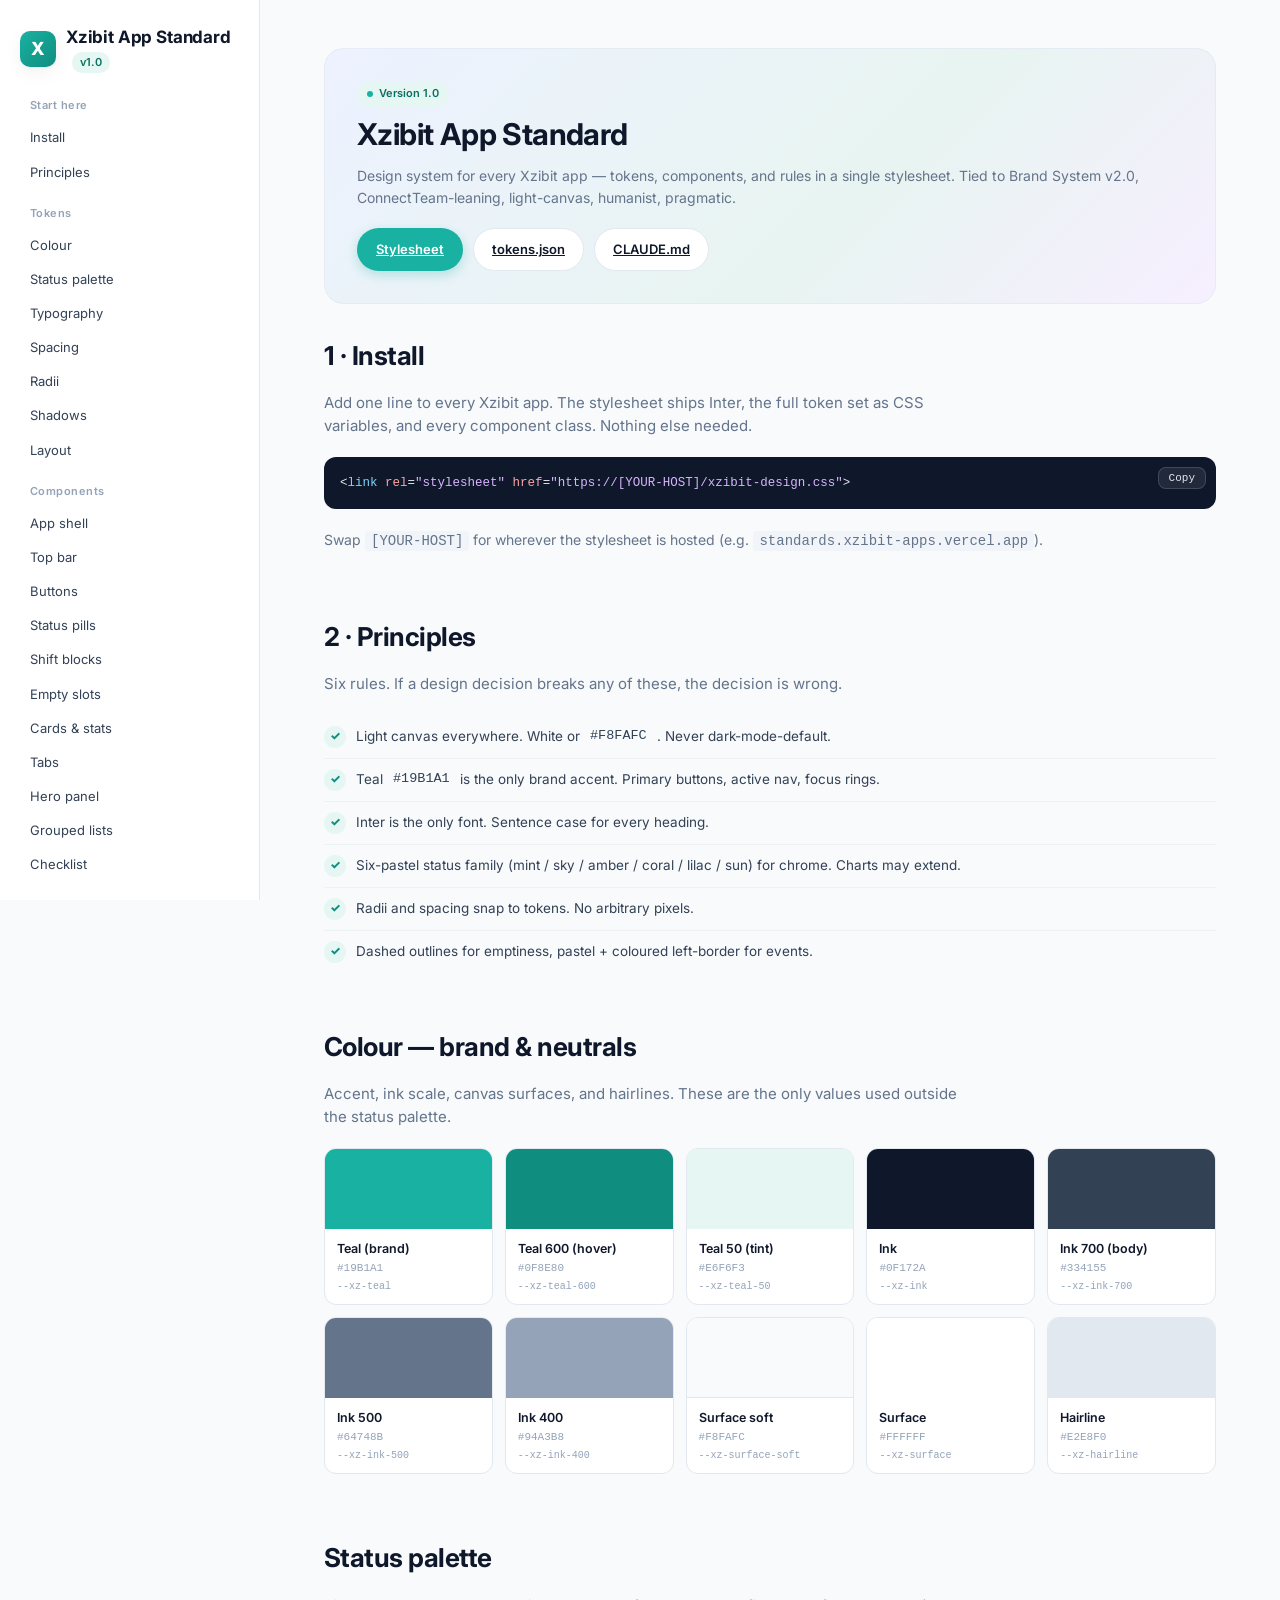
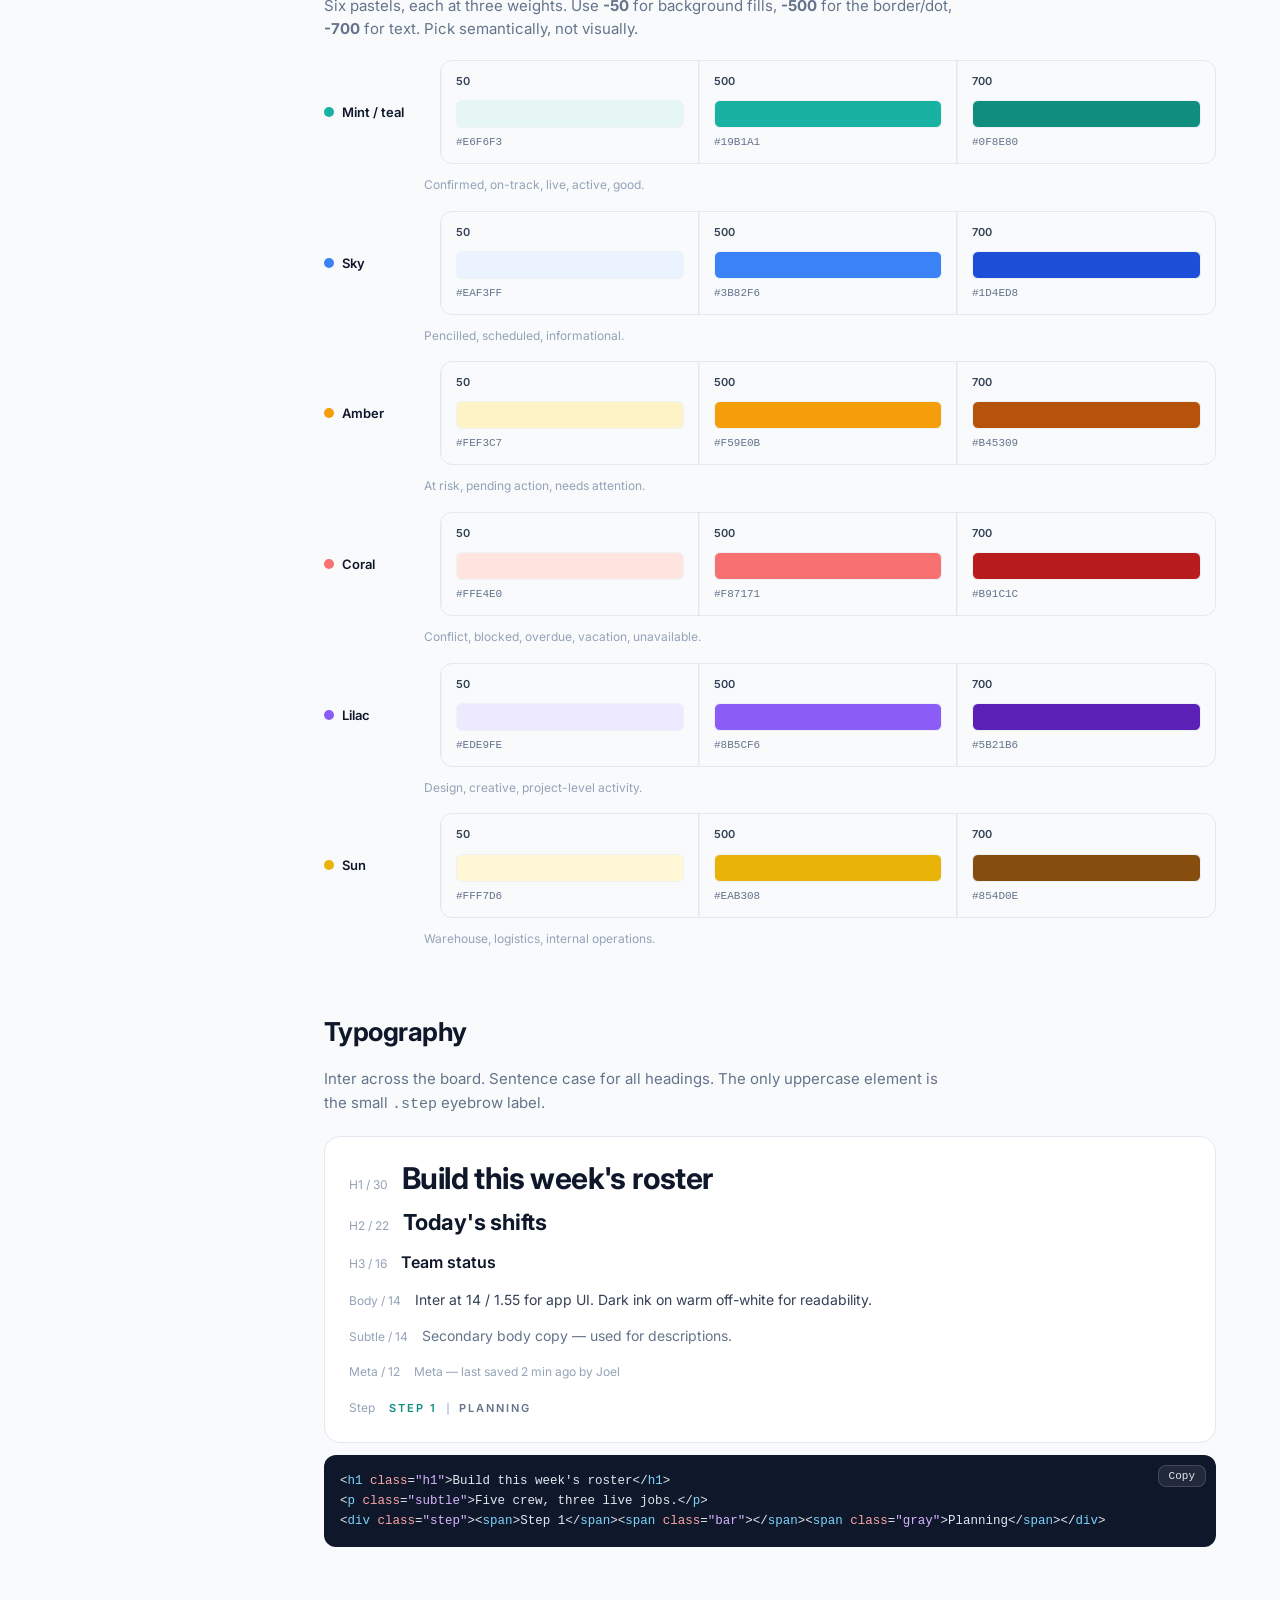
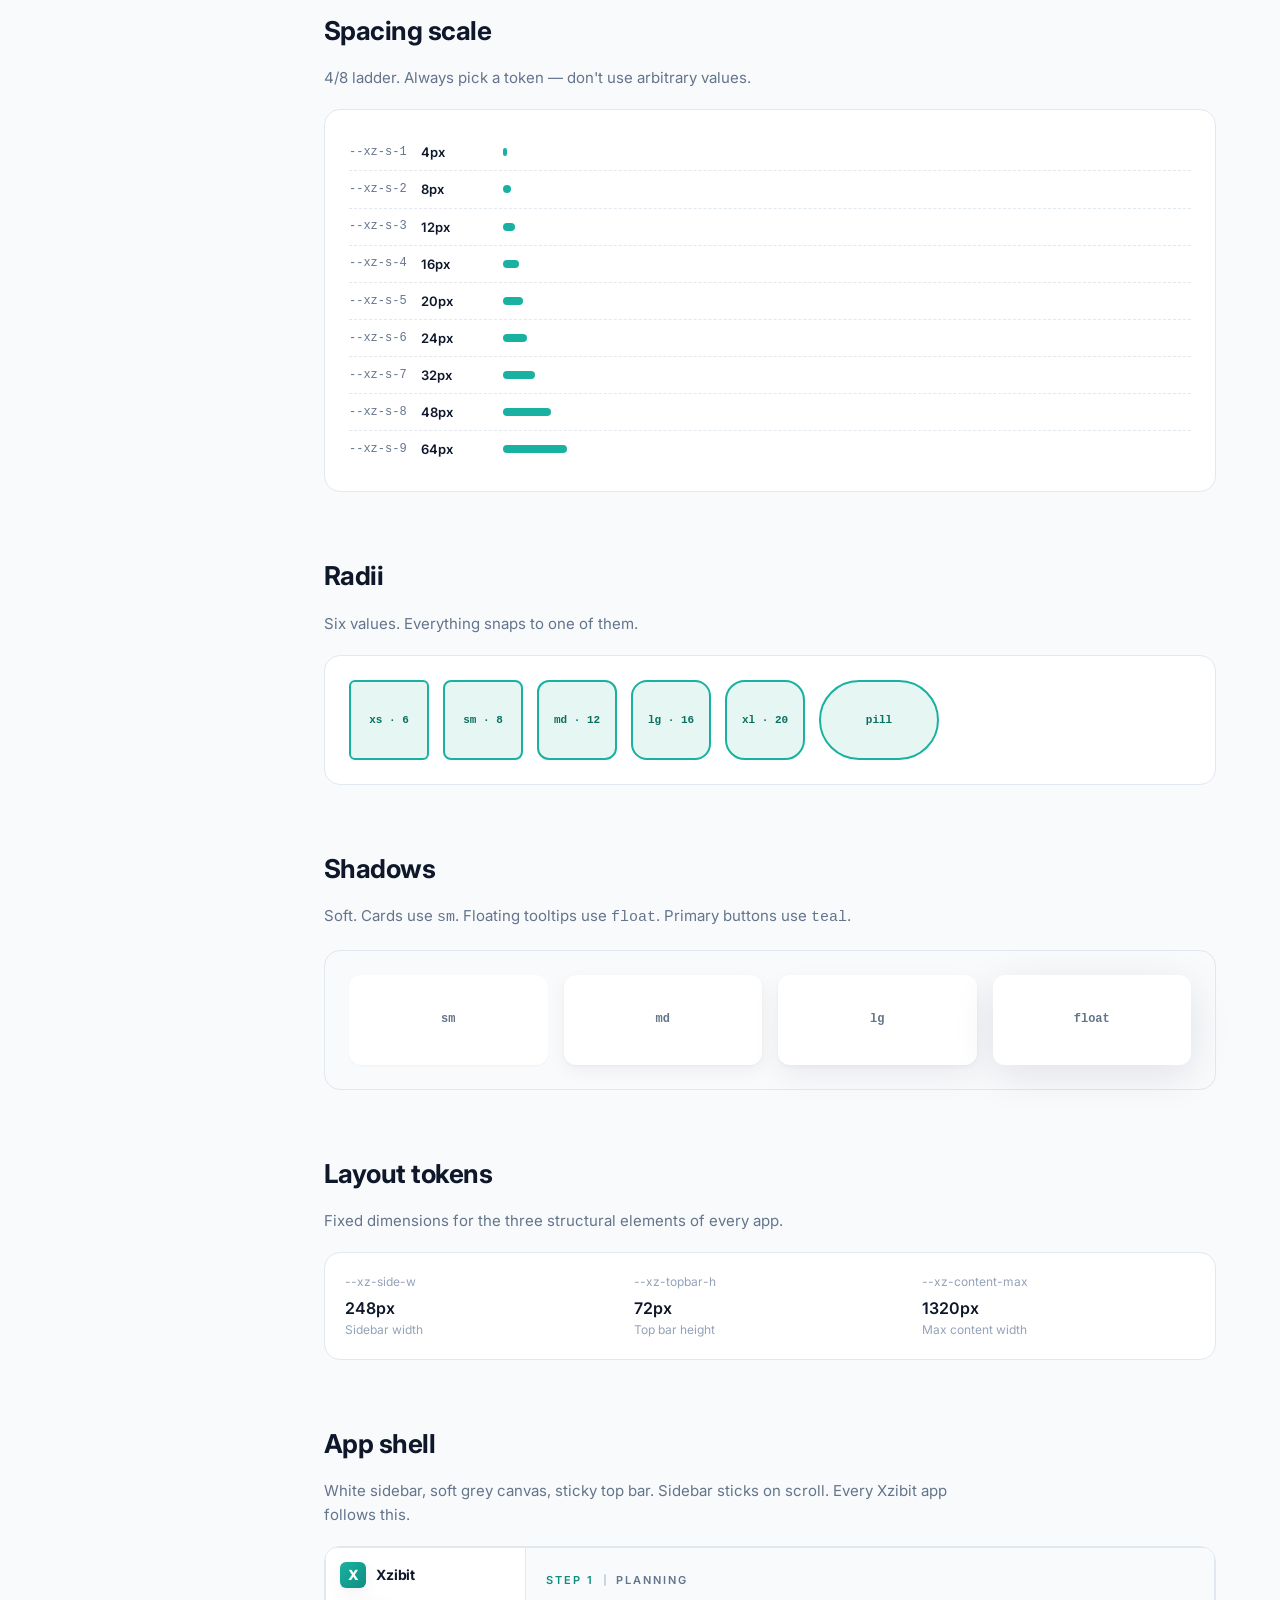
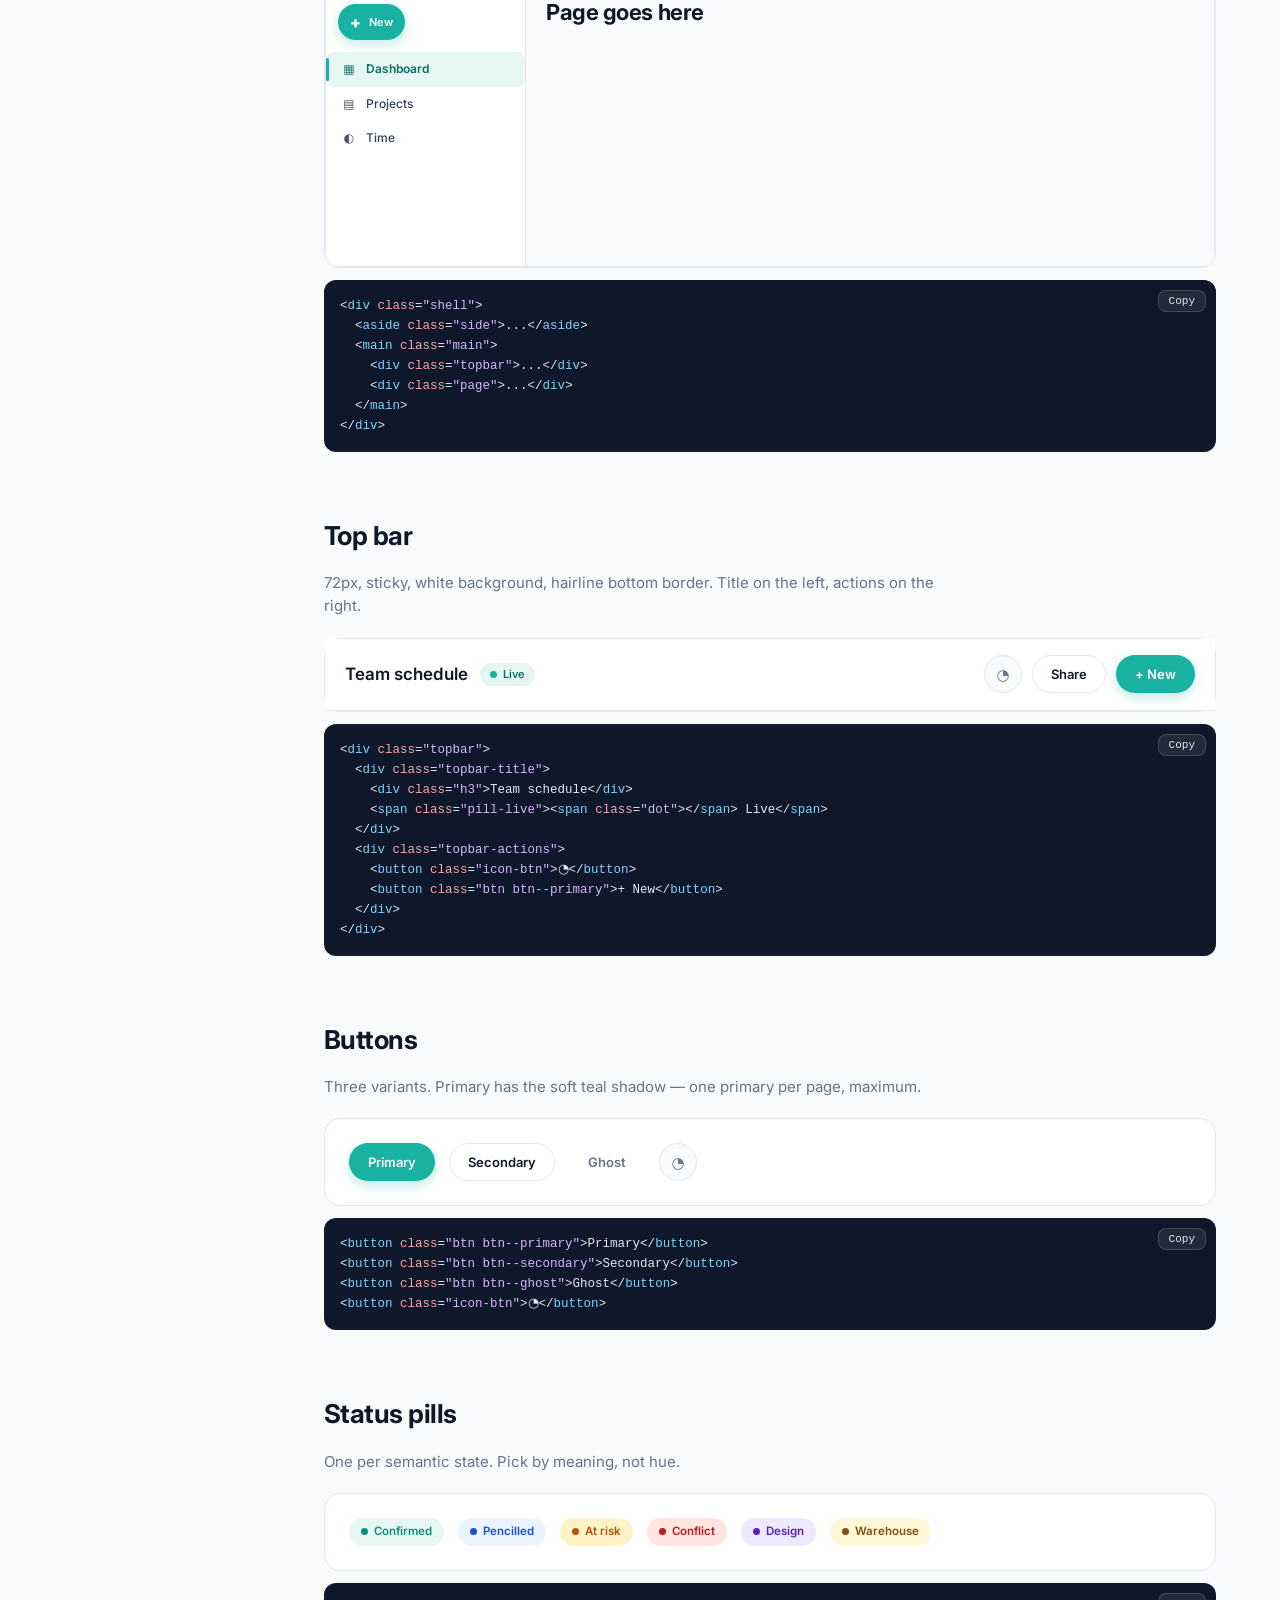
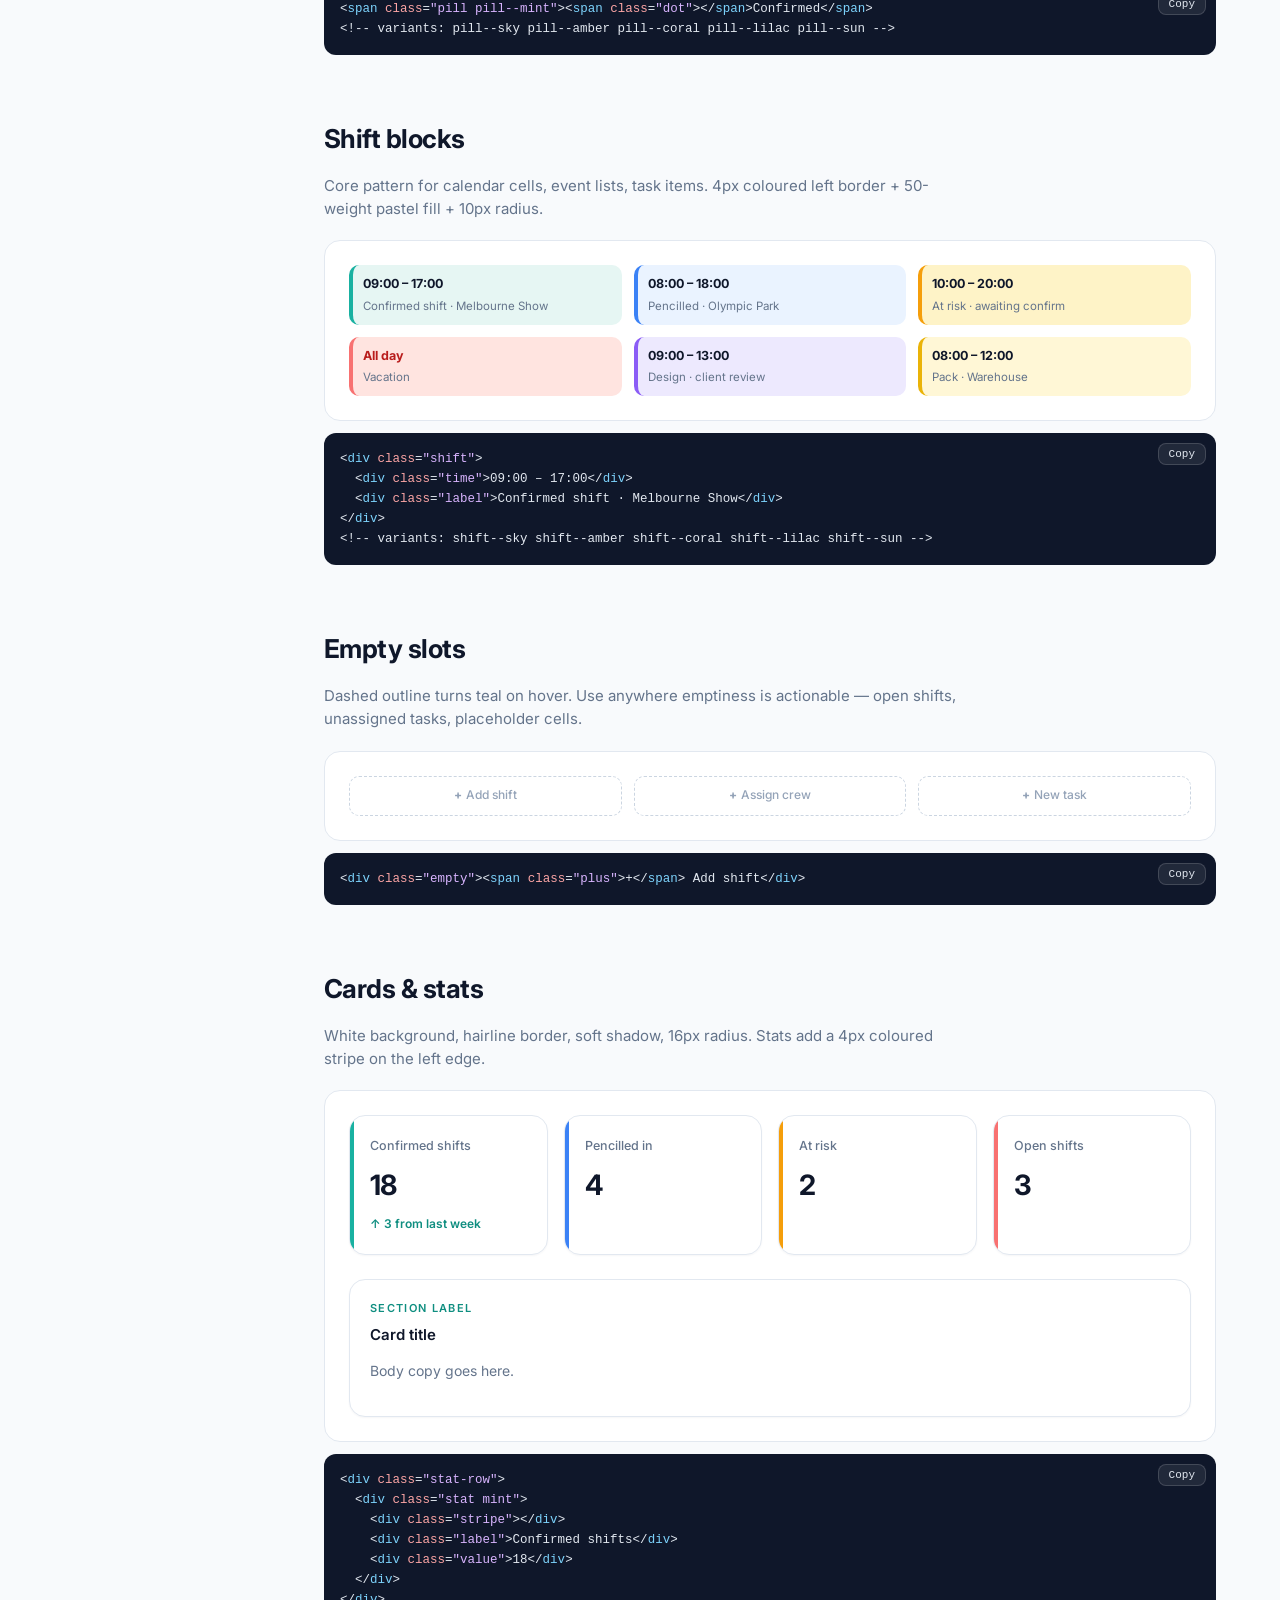
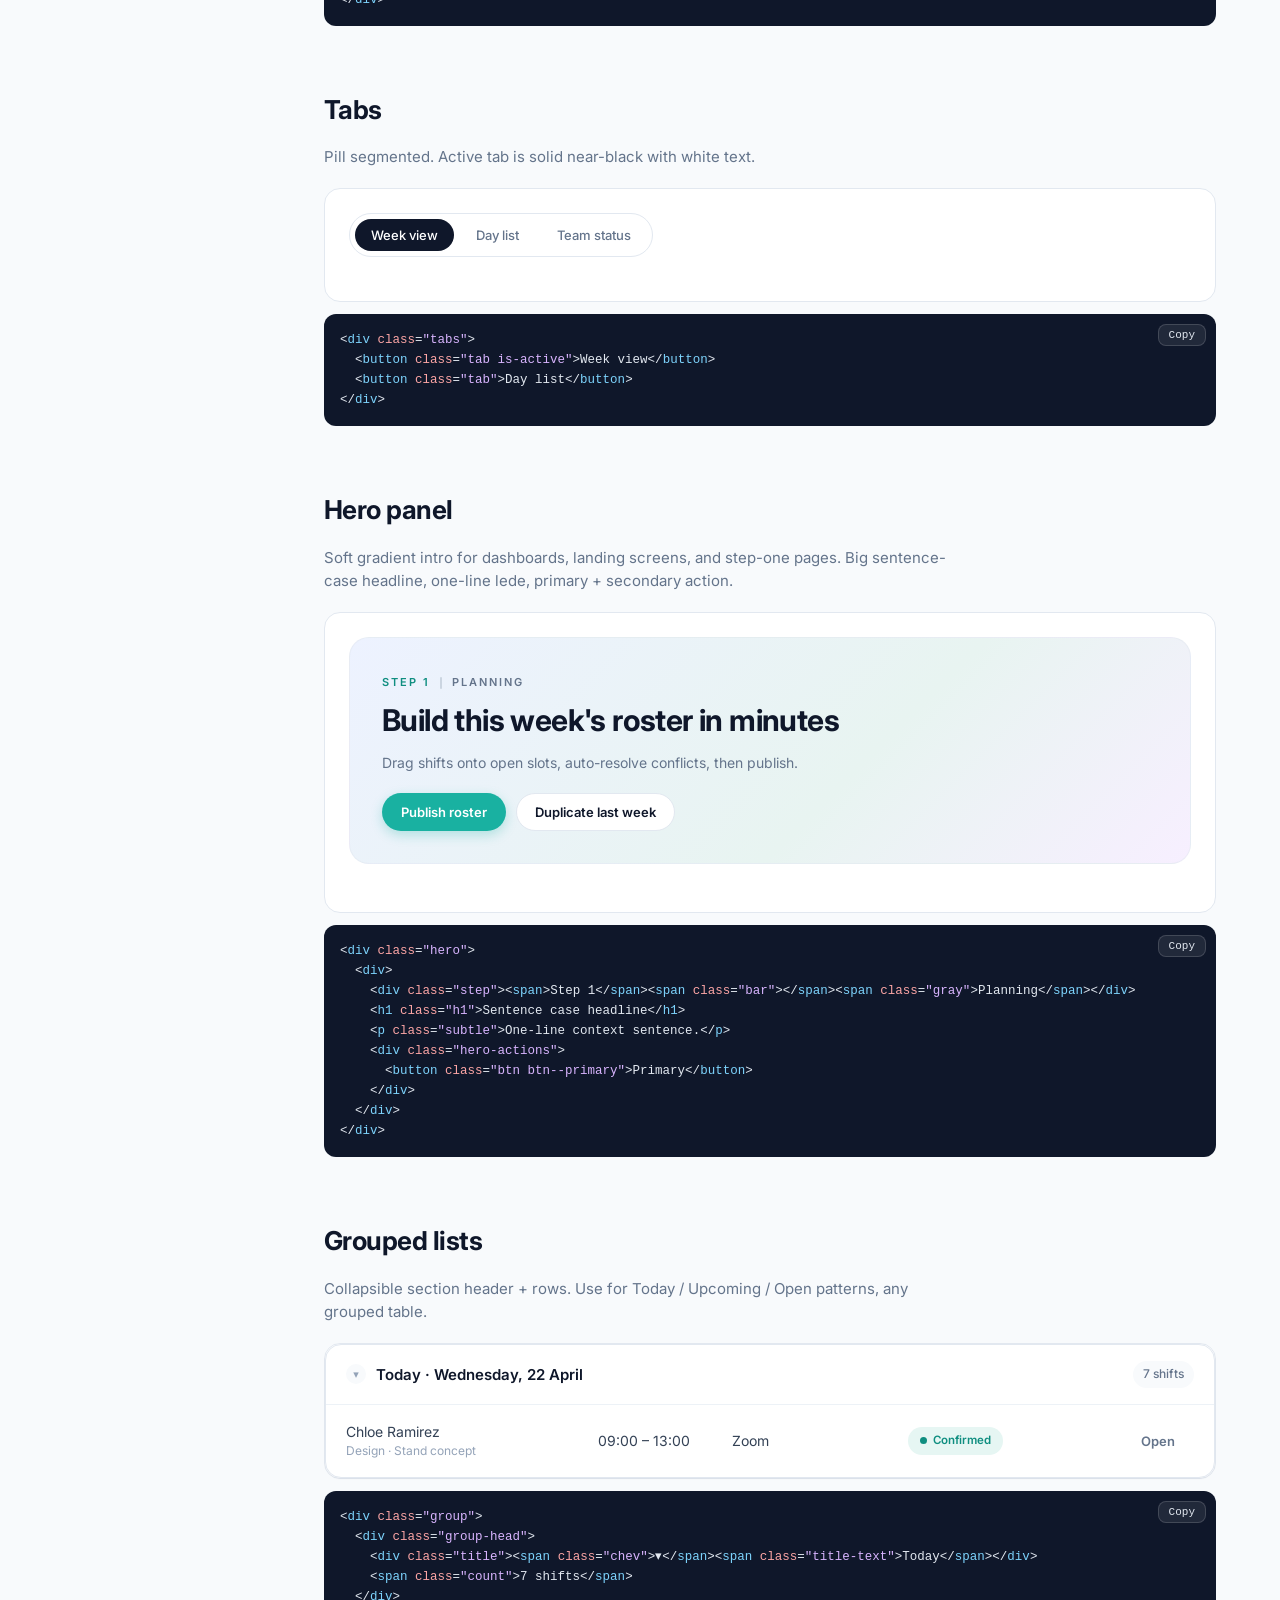
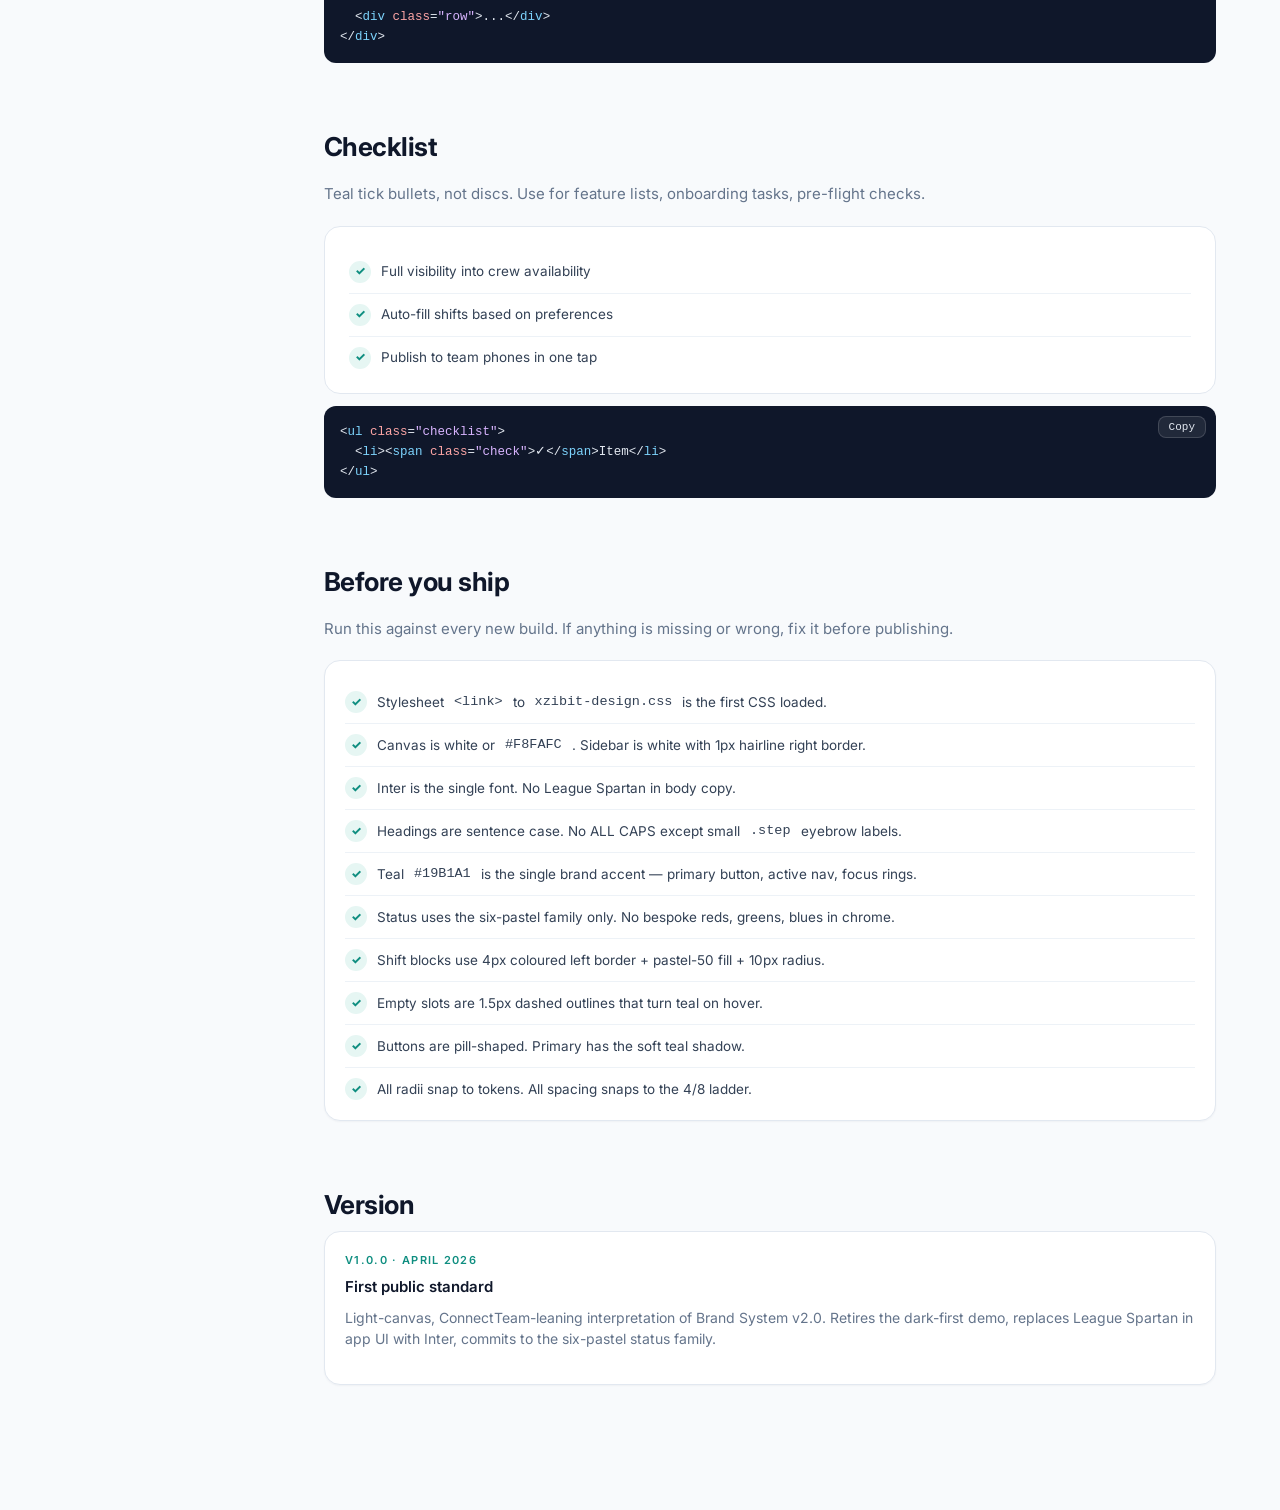
<file: standards.html>
<!doctype html>
<html lang="en">
<head>
<meta charset="utf-8">
<meta name="viewport" content="width=device-width, initial-scale=1">
<title>Xzibit App Standard — v1.0</title>
<link rel="stylesheet" href="./xzibit-design.css">
<style>
  /* Docs-site-only styling on top of the standard */
  body { background: var(--xz-surface-soft); }
  .docs-shell { display: grid; grid-template-columns: 260px 1fr; min-height: 100vh; }

  .docs-side {
    background: var(--xz-surface);
    border-right: 1px solid var(--xz-hairline);
    padding: var(--xz-s-6) var(--xz-s-5);
    position: sticky; top: 0; height: 100vh;
    overflow-y: auto;
  }
  .docs-side .brand {
    display: flex; align-items: center; gap: 10px;
    margin-bottom: var(--xz-s-6);
  }
  .docs-side .brand .brand-mark { width: 36px; height: 36px; font-size: 18px; }
  .docs-side .brand-word { font-weight: 700; font-size: 17px; color: var(--xz-ink); }
  .docs-side .version {
    display: inline-block;
    font-size: 11px; font-weight: 600;
    color: var(--xz-teal-700);
    background: var(--xz-teal-50);
    padding: 2px 8px;
    border-radius: var(--xz-r-pill);
    margin-left: 6px;
  }
  .toc-label {
    font-size: 11px; font-weight: 600;
    color: var(--xz-ink-400);
    letter-spacing: 0.04em;
    margin: var(--xz-s-4) 0 6px;
    padding: 0 10px;
  }
  .toc-item {
    display: block;
    padding: 7px 10px;
    font-size: 13px;
    color: var(--xz-ink-700);
    text-decoration: none;
    border-radius: var(--xz-r-sm);
    transition: background .1s ease, color .1s ease;
  }
  .toc-item:hover { background: var(--xz-surface-soft); color: var(--xz-ink); }

  .docs-main { padding: var(--xz-s-8) var(--xz-s-9) var(--xz-s-9); max-width: 1060px; }

  .section { margin-bottom: var(--xz-s-9); scroll-margin-top: var(--xz-s-6); }
  .section .section-title {
    font-weight: 700; font-size: 26px; letter-spacing: -0.02em; color: var(--xz-ink);
    margin-bottom: 6px;
  }
  .section .section-lede {
    font-size: 15px; color: var(--xz-ink-500);
    margin-bottom: var(--xz-s-5);
    max-width: 640px;
  }

  .example {
    background: var(--xz-surface);
    border: 1px solid var(--xz-hairline);
    border-radius: var(--xz-r-lg);
    padding: var(--xz-s-6);
    margin-bottom: var(--xz-s-3);
  }

  .code {
    background: #0F172A;
    color: #E2E8F0;
    border-radius: var(--xz-r-md);
    padding: var(--xz-s-4);
    font-family: ui-monospace, SFMono-Regular, Menlo, monospace;
    font-size: 12.5px;
    line-height: 1.6;
    overflow-x: auto;
    position: relative;
    margin-bottom: var(--xz-s-5);
  }
  .code pre { margin: 0; white-space: pre; font-family: inherit; }
  .code .tok-tag { color: #7DD3FC; }
  .code .tok-attr { color: #FCA5A5; }
  .code .tok-str { color: #D8B4FE; }
  .code-copy {
    position: absolute; top: 10px; right: 10px;
    background: rgba(255,255,255,0.08);
    border: 1px solid rgba(255,255,255,0.15);
    color: #E2E8F0;
    font-family: inherit;
    font-size: 11px;
    padding: 4px 10px;
    border-radius: var(--xz-r-sm);
    cursor: pointer;
  }
  .code-copy:hover { background: rgba(255,255,255,0.15); }

  .install-box {
    background: linear-gradient(135deg, #EDF2FF 0%, #E8F4F1 60%, #F7EFFF 100%);
    border: 1px solid rgba(226,232,240,0.6);
    border-radius: var(--xz-r-xl);
    padding: var(--xz-s-7);
    margin-bottom: var(--xz-s-7);
  }
  .install-box .h1 { margin-bottom: 10px; }

  /* Swatch grid */
  .swatch-grid {
    display: grid;
    grid-template-columns: repeat(auto-fill, minmax(150px, 1fr));
    gap: var(--xz-s-3);
  }
  .swatch {
    background: var(--xz-surface);
    border: 1px solid var(--xz-hairline);
    border-radius: var(--xz-r-md);
    overflow: hidden;
  }
  .swatch .block { height: 80px; }
  .swatch .meta-row { padding: 10px 12px; }
  .swatch .swatch-name { font-size: 12.5px; font-weight: 600; color: var(--xz-ink); }
  .swatch .swatch-hex { font-size: 11px; color: var(--xz-ink-400); font-family: ui-monospace, monospace; margin-top: 1px; }
  .swatch .swatch-var { font-size: 10px; color: var(--xz-ink-400); font-family: ui-monospace, monospace; margin-top: 2px; }

  .status-strip {
    display: grid; grid-template-columns: repeat(3, 1fr);
    gap: 0;
    border: 1px solid var(--xz-hairline);
    border-radius: var(--xz-r-md);
    overflow: hidden;
  }
  .status-strip .cell {
    padding: 12px 14px;
    border-right: 1px solid var(--xz-hairline);
    min-height: auto;
  }
  .status-strip .cell:last-child { border-right: 0; }
  .status-strip .cell .hex { font-family: ui-monospace, monospace; font-size: 11px; color: var(--xz-ink-500); }
  .status-strip .cell .lbl { font-size: 11px; font-weight: 600; color: var(--xz-ink-700); margin-bottom: 4px; }
  .status-strip .cell .chip { height: 28px; border-radius: 6px; border: 1px solid var(--xz-hairline-soft); }

  .status-family {
    display: grid; grid-template-columns: 100px 1fr; gap: var(--xz-s-4);
    margin-bottom: var(--xz-s-3); align-items: center;
  }
  .status-family .name {
    font-size: 13px; font-weight: 600;
    display: flex; align-items: center; gap: 8px;
    color: var(--xz-ink);
  }
  .status-family .name .dot { width: 10px; height: 10px; border-radius: 50%; }

  /* Spacing visualiser */
  .scale-row {
    display: flex; align-items: center; gap: var(--xz-s-3);
    padding: 8px 0;
    border-bottom: 1px dashed var(--xz-hairline);
  }
  .scale-row:last-child { border-bottom: 0; }
  .scale-row .lbl {
    width: 60px;
    font-family: ui-monospace, monospace;
    font-size: 12px;
    color: var(--xz-ink-500);
  }
  .scale-row .val {
    width: 70px;
    font-size: 13px;
    color: var(--xz-ink);
    font-weight: 600;
  }
  .scale-row .bar {
    background: var(--xz-teal);
    height: 8px;
    border-radius: 4px;
  }

  /* Radii visualiser */
  .radii-row { display: flex; gap: 14px; align-items: flex-end; }
  .radii-row .demo {
    background: var(--xz-teal-50);
    border: 2px solid var(--xz-teal);
    width: 80px; height: 80px;
    display: flex; align-items: center; justify-content: center;
    color: var(--xz-teal-700);
    font-weight: 600; font-size: 11px;
    font-family: ui-monospace, monospace;
  }

  /* Shadow visualiser */
  .shadow-row { display: grid; grid-template-columns: repeat(4, 1fr); gap: var(--xz-s-4); }
  .shadow-demo {
    background: #fff;
    height: 90px;
    border-radius: var(--xz-r-md);
    display: flex; align-items: center; justify-content: center;
    font-size: 12px; font-weight: 600;
    color: var(--xz-ink-500);
    font-family: ui-monospace, monospace;
  }

  /* Component preview grid */
  .preview-row { display: flex; gap: 14px; align-items: center; flex-wrap: wrap; }

  /* Mini sidebar demo */
  .mini-shell {
    display: grid; grid-template-columns: 200px 1fr;
    border: 1px solid var(--xz-hairline);
    border-radius: var(--xz-r-md);
    overflow: hidden;
    background: var(--xz-surface);
    min-height: 320px;
  }
  .mini-shell .mini-side {
    background: var(--xz-surface);
    border-right: 1px solid var(--xz-hairline);
    padding: 14px 0;
    font-size: 12px;
  }
  .mini-shell .mini-main {
    background: var(--xz-surface-soft);
    padding: 20px;
  }
  .mini-shell .nav-item { padding: 8px 14px; font-size: 12px; gap: 8px; }
  .mini-shell .nav-item.is-active::before { left: 0; top: 6px; bottom: 6px; }
  .mini-shell .side-brand { padding: 0 14px 16px; margin: 0; }
  .mini-shell .brand-mark { width: 26px; height: 26px; font-size: 14px; border-radius: 6px; }
  .mini-shell .brand-word { font-size: 14px; }
  .mini-shell .side-quick { margin: 0 12px 12px; padding: 8px 12px; font-size: 11px; }

  /* Small helper */
  .lede-pill {
    display: inline-flex; align-items: center; gap: 6px;
    padding: 4px 10px;
    border-radius: var(--xz-r-pill);
    background: var(--xz-teal-50);
    color: var(--xz-teal-700);
    font-size: 11px;
    font-weight: 600;
    margin-bottom: 10px;
  }

  /* Hide horizontal overflow on mobile */
  @media (max-width: 880px) {
    .docs-shell { grid-template-columns: 1fr; }
    .docs-side { display: none; }
    .docs-main { padding: var(--xz-s-6); }
  }
</style>
</head>
<body>

<div class="docs-shell">

  <!-- ========= TOC ========= -->
  <aside class="docs-side">
    <div class="brand">
      <div class="brand-mark">X</div>
      <div>
        <div class="brand-word">Xzibit App Standard</div>
        <span class="version">v1.0</span>
      </div>
    </div>

    <div class="toc-label">Start here</div>
    <a class="toc-item" href="#install">Install</a>
    <a class="toc-item" href="#principles">Principles</a>

    <div class="toc-label">Tokens</div>
    <a class="toc-item" href="#colour">Colour</a>
    <a class="toc-item" href="#status">Status palette</a>
    <a class="toc-item" href="#type">Typography</a>
    <a class="toc-item" href="#spacing">Spacing</a>
    <a class="toc-item" href="#radii">Radii</a>
    <a class="toc-item" href="#shadows">Shadows</a>
    <a class="toc-item" href="#layout">Layout</a>

    <div class="toc-label">Components</div>
    <a class="toc-item" href="#shell">App shell</a>
    <a class="toc-item" href="#topbar">Top bar</a>
    <a class="toc-item" href="#buttons">Buttons</a>
    <a class="toc-item" href="#pills">Status pills</a>
    <a class="toc-item" href="#shifts">Shift blocks</a>
    <a class="toc-item" href="#empties">Empty slots</a>
    <a class="toc-item" href="#cards">Cards &amp; stats</a>
    <a class="toc-item" href="#tabs">Tabs</a>
    <a class="toc-item" href="#hero">Hero panel</a>
    <a class="toc-item" href="#groups">Grouped lists</a>
    <a class="toc-item" href="#checklist">Checklist</a>

    <div class="toc-label">Ship</div>
    <a class="toc-item" href="#ship">10-item checklist</a>
    <a class="toc-item" href="#version">Version history</a>
  </aside>

  <!-- ========= BODY ========= -->
  <main class="docs-main">

    <!-- INSTALL -->
    <section class="section" id="install">
      <div class="install-box">
        <span class="lede-pill"><span style="width:6px;height:6px;border-radius:50%;background:var(--xz-teal);"></span> Version 1.0</span>
        <h1 class="h1">Xzibit App Standard</h1>
        <p class="subtle">Design system for every Xzibit app — tokens, components, and rules in a single stylesheet. Tied to Brand System v2.0, ConnectTeam-leaning, light-canvas, humanist, pragmatic.</p>
        <div style="margin-top: var(--xz-s-5); display: flex; gap: 10px;">
          <a class="btn btn--primary" href="./xzibit-design.css">Stylesheet</a>
          <a class="btn btn--secondary" href="./tokens.json">tokens.json</a>
          <a class="btn btn--secondary" href="./CLAUDE.md">CLAUDE.md</a>
        </div>
      </div>

      <h2 class="section-title">1 · Install</h2>
      <p class="section-lede">Add one line to every Xzibit app. The stylesheet ships Inter, the full token set as CSS variables, and every component class. Nothing else needed.</p>
      <div class="code">
        <button class="code-copy" data-copy='<link rel="stylesheet" href="https://[YOUR-HOST]/xzibit-design.css">'>Copy</button>
<pre>&lt;<span class="tok-tag">link</span> <span class="tok-attr">rel</span>=<span class="tok-str">"stylesheet"</span> <span class="tok-attr">href</span>=<span class="tok-str">"https://[YOUR-HOST]/xzibit-design.css"</span>&gt;</pre>
      </div>
      <p class="subtle">Swap <code style="background:var(--xz-surface-sub); padding: 2px 6px; border-radius: 4px;">[YOUR-HOST]</code> for wherever the stylesheet is hosted (e.g. <code style="background:var(--xz-surface-sub); padding: 2px 6px; border-radius: 4px;">standards.xzibit-apps.vercel.app</code>).</p>
    </section>

    <!-- PRINCIPLES -->
    <section class="section" id="principles">
      <h2 class="section-title">2 · Principles</h2>
      <p class="section-lede">Six rules. If a design decision breaks any of these, the decision is wrong.</p>
      <ul class="checklist">
        <li><span class="check">✓</span>Light canvas everywhere. White or <code>#F8FAFC</code>. Never dark-mode-default.</li>
        <li><span class="check">✓</span>Teal <code>#19B1A1</code> is the only brand accent. Primary buttons, active nav, focus rings.</li>
        <li><span class="check">✓</span>Inter is the only font. Sentence case for every heading.</li>
        <li><span class="check">✓</span>Six-pastel status family (mint / sky / amber / coral / lilac / sun) for chrome. Charts may extend.</li>
        <li><span class="check">✓</span>Radii and spacing snap to tokens. No arbitrary pixels.</li>
        <li><span class="check">✓</span>Dashed outlines for emptiness, pastel + coloured left-border for events.</li>
      </ul>
    </section>

    <!-- ========== TOKENS ========== -->

    <section class="section" id="colour">
      <h2 class="section-title">Colour — brand &amp; neutrals</h2>
      <p class="section-lede">Accent, ink scale, canvas surfaces, and hairlines. These are the only values used outside the status palette.</p>
      <div class="swatch-grid">
        <div class="swatch">
          <div class="block" style="background: var(--xz-teal);"></div>
          <div class="meta-row">
            <div class="swatch-name">Teal (brand)</div>
            <div class="swatch-hex">#19B1A1</div>
            <div class="swatch-var">--xz-teal</div>
          </div>
        </div>
        <div class="swatch">
          <div class="block" style="background: var(--xz-teal-600);"></div>
          <div class="meta-row">
            <div class="swatch-name">Teal 600 (hover)</div>
            <div class="swatch-hex">#0F8E80</div>
            <div class="swatch-var">--xz-teal-600</div>
          </div>
        </div>
        <div class="swatch">
          <div class="block" style="background: var(--xz-teal-50);"></div>
          <div class="meta-row">
            <div class="swatch-name">Teal 50 (tint)</div>
            <div class="swatch-hex">#E6F6F3</div>
            <div class="swatch-var">--xz-teal-50</div>
          </div>
        </div>
        <div class="swatch">
          <div class="block" style="background: var(--xz-ink);"></div>
          <div class="meta-row">
            <div class="swatch-name">Ink</div>
            <div class="swatch-hex">#0F172A</div>
            <div class="swatch-var">--xz-ink</div>
          </div>
        </div>
        <div class="swatch">
          <div class="block" style="background: var(--xz-ink-700);"></div>
          <div class="meta-row">
            <div class="swatch-name">Ink 700 (body)</div>
            <div class="swatch-hex">#334155</div>
            <div class="swatch-var">--xz-ink-700</div>
          </div>
        </div>
        <div class="swatch">
          <div class="block" style="background: var(--xz-ink-500);"></div>
          <div class="meta-row">
            <div class="swatch-name">Ink 500</div>
            <div class="swatch-hex">#64748B</div>
            <div class="swatch-var">--xz-ink-500</div>
          </div>
        </div>
        <div class="swatch">
          <div class="block" style="background: var(--xz-ink-400);"></div>
          <div class="meta-row">
            <div class="swatch-name">Ink 400</div>
            <div class="swatch-hex">#94A3B8</div>
            <div class="swatch-var">--xz-ink-400</div>
          </div>
        </div>
        <div class="swatch">
          <div class="block" style="background: var(--xz-surface-soft); border-bottom: 1px solid var(--xz-hairline);"></div>
          <div class="meta-row">
            <div class="swatch-name">Surface soft</div>
            <div class="swatch-hex">#F8FAFC</div>
            <div class="swatch-var">--xz-surface-soft</div>
          </div>
        </div>
        <div class="swatch">
          <div class="block" style="background: var(--xz-surface);"></div>
          <div class="meta-row">
            <div class="swatch-name">Surface</div>
            <div class="swatch-hex">#FFFFFF</div>
            <div class="swatch-var">--xz-surface</div>
          </div>
        </div>
        <div class="swatch">
          <div class="block" style="background: var(--xz-hairline);"></div>
          <div class="meta-row">
            <div class="swatch-name">Hairline</div>
            <div class="swatch-hex">#E2E8F0</div>
            <div class="swatch-var">--xz-hairline</div>
          </div>
        </div>
      </div>
    </section>

    <!-- STATUS PALETTE -->
    <section class="section" id="status">
      <h2 class="section-title">Status palette</h2>
      <p class="section-lede">Six pastels, each at three weights. Use <strong>-50</strong> for background fills, <strong>-500</strong> for the border/dot, <strong>-700</strong> for text. Pick semantically, not visually.</p>

      <div class="status-family">
        <div class="name"><span class="dot" style="background: var(--xz-mint-500);"></span>Mint / teal</div>
        <div class="status-strip">
          <div class="cell"><div class="lbl">50</div><div class="chip" style="background: var(--xz-mint-50);"></div><div class="hex">#E6F6F3</div></div>
          <div class="cell"><div class="lbl">500</div><div class="chip" style="background: var(--xz-mint-500);"></div><div class="hex">#19B1A1</div></div>
          <div class="cell"><div class="lbl">700</div><div class="chip" style="background: var(--xz-mint-700);"></div><div class="hex">#0F8E80</div></div>
        </div>
      </div>
      <p class="meta" style="margin: 0 0 var(--xz-s-4) 100px;">Confirmed, on-track, live, active, good.</p>

      <div class="status-family">
        <div class="name"><span class="dot" style="background: var(--xz-sky-500);"></span>Sky</div>
        <div class="status-strip">
          <div class="cell"><div class="lbl">50</div><div class="chip" style="background: var(--xz-sky-50);"></div><div class="hex">#EAF3FF</div></div>
          <div class="cell"><div class="lbl">500</div><div class="chip" style="background: var(--xz-sky-500);"></div><div class="hex">#3B82F6</div></div>
          <div class="cell"><div class="lbl">700</div><div class="chip" style="background: var(--xz-sky-700);"></div><div class="hex">#1D4ED8</div></div>
        </div>
      </div>
      <p class="meta" style="margin: 0 0 var(--xz-s-4) 100px;">Pencilled, scheduled, informational.</p>

      <div class="status-family">
        <div class="name"><span class="dot" style="background: var(--xz-amber-500);"></span>Amber</div>
        <div class="status-strip">
          <div class="cell"><div class="lbl">50</div><div class="chip" style="background: var(--xz-amber-50);"></div><div class="hex">#FEF3C7</div></div>
          <div class="cell"><div class="lbl">500</div><div class="chip" style="background: var(--xz-amber-500);"></div><div class="hex">#F59E0B</div></div>
          <div class="cell"><div class="lbl">700</div><div class="chip" style="background: var(--xz-amber-700);"></div><div class="hex">#B45309</div></div>
        </div>
      </div>
      <p class="meta" style="margin: 0 0 var(--xz-s-4) 100px;">At risk, pending action, needs attention.</p>

      <div class="status-family">
        <div class="name"><span class="dot" style="background: var(--xz-coral-500);"></span>Coral</div>
        <div class="status-strip">
          <div class="cell"><div class="lbl">50</div><div class="chip" style="background: var(--xz-coral-50);"></div><div class="hex">#FFE4E0</div></div>
          <div class="cell"><div class="lbl">500</div><div class="chip" style="background: var(--xz-coral-500);"></div><div class="hex">#F87171</div></div>
          <div class="cell"><div class="lbl">700</div><div class="chip" style="background: var(--xz-coral-700);"></div><div class="hex">#B91C1C</div></div>
        </div>
      </div>
      <p class="meta" style="margin: 0 0 var(--xz-s-4) 100px;">Conflict, blocked, overdue, vacation, unavailable.</p>

      <div class="status-family">
        <div class="name"><span class="dot" style="background: var(--xz-lilac-500);"></span>Lilac</div>
        <div class="status-strip">
          <div class="cell"><div class="lbl">50</div><div class="chip" style="background: var(--xz-lilac-50);"></div><div class="hex">#EDE9FE</div></div>
          <div class="cell"><div class="lbl">500</div><div class="chip" style="background: var(--xz-lilac-500);"></div><div class="hex">#8B5CF6</div></div>
          <div class="cell"><div class="lbl">700</div><div class="chip" style="background: var(--xz-lilac-700);"></div><div class="hex">#5B21B6</div></div>
        </div>
      </div>
      <p class="meta" style="margin: 0 0 var(--xz-s-4) 100px;">Design, creative, project-level activity.</p>

      <div class="status-family">
        <div class="name"><span class="dot" style="background: var(--xz-sun-500);"></span>Sun</div>
        <div class="status-strip">
          <div class="cell"><div class="lbl">50</div><div class="chip" style="background: var(--xz-sun-50);"></div><div class="hex">#FFF7D6</div></div>
          <div class="cell"><div class="lbl">500</div><div class="chip" style="background: var(--xz-sun-500);"></div><div class="hex">#EAB308</div></div>
          <div class="cell"><div class="lbl">700</div><div class="chip" style="background: var(--xz-sun-700);"></div><div class="hex">#854D0E</div></div>
        </div>
      </div>
      <p class="meta" style="margin: 0 0 var(--xz-s-4) 100px;">Warehouse, logistics, internal operations.</p>
    </section>

    <!-- TYPE -->
    <section class="section" id="type">
      <h2 class="section-title">Typography</h2>
      <p class="section-lede">Inter across the board. Sentence case for all headings. The only uppercase element is the small <code>.step</code> eyebrow label.</p>
      <div class="example">
        <div style="margin-bottom: 14px;"><span class="meta" style="margin-right:14px;">H1 / 30</span><span class="h1">Build this week's roster</span></div>
        <div style="margin-bottom: 14px;"><span class="meta" style="margin-right:14px;">H2 / 22</span><span class="h2">Today's shifts</span></div>
        <div style="margin-bottom: 14px;"><span class="meta" style="margin-right:14px;">H3 / 16</span><span class="h3">Team status</span></div>
        <div style="margin-bottom: 14px;"><span class="meta" style="margin-right:14px;">Body / 14</span><span style="color: var(--xz-ink-700);">Inter at 14 / 1.55 for app UI. Dark ink on warm off-white for readability.</span></div>
        <div style="margin-bottom: 14px;"><span class="meta" style="margin-right:14px;">Subtle / 14</span><span class="subtle">Secondary body copy — used for descriptions.</span></div>
        <div style="margin-bottom: 14px;"><span class="meta" style="margin-right:14px;">Meta / 12</span><span class="meta">Meta — last saved 2 min ago by Joel</span></div>
        <div><span class="meta" style="margin-right:14px;">Step</span><span class="step"><span>Step 1</span><span class="bar"></span><span class="gray">Planning</span></span></div>
      </div>
      <div class="code">
        <button class="code-copy" data-copy='<h1 class="h1">Build this week&apos;s roster</h1>&#10;<p class="subtle">Five crew, three live jobs.</p>&#10;<div class="step"><span>Step 1</span><span class="bar"></span><span class="gray">Planning</span></div>'>Copy</button>
<pre>&lt;<span class="tok-tag">h1</span> <span class="tok-attr">class</span>=<span class="tok-str">"h1"</span>&gt;Build this week's roster&lt;/<span class="tok-tag">h1</span>&gt;
&lt;<span class="tok-tag">p</span> <span class="tok-attr">class</span>=<span class="tok-str">"subtle"</span>&gt;Five crew, three live jobs.&lt;/<span class="tok-tag">p</span>&gt;
&lt;<span class="tok-tag">div</span> <span class="tok-attr">class</span>=<span class="tok-str">"step"</span>&gt;&lt;<span class="tok-tag">span</span>&gt;Step 1&lt;/<span class="tok-tag">span</span>&gt;&lt;<span class="tok-tag">span</span> <span class="tok-attr">class</span>=<span class="tok-str">"bar"</span>&gt;&lt;/<span class="tok-tag">span</span>&gt;&lt;<span class="tok-tag">span</span> <span class="tok-attr">class</span>=<span class="tok-str">"gray"</span>&gt;Planning&lt;/<span class="tok-tag">span</span>&gt;&lt;/<span class="tok-tag">div</span>&gt;</pre>
      </div>
    </section>

    <!-- SPACING -->
    <section class="section" id="spacing">
      <h2 class="section-title">Spacing scale</h2>
      <p class="section-lede">4/8 ladder. Always pick a token — don't use arbitrary values.</p>
      <div class="example">
        <div class="scale-row"><span class="lbl">--xz-s-1</span><span class="val">4px</span><span class="bar" style="width: 4px;"></span></div>
        <div class="scale-row"><span class="lbl">--xz-s-2</span><span class="val">8px</span><span class="bar" style="width: 8px;"></span></div>
        <div class="scale-row"><span class="lbl">--xz-s-3</span><span class="val">12px</span><span class="bar" style="width: 12px;"></span></div>
        <div class="scale-row"><span class="lbl">--xz-s-4</span><span class="val">16px</span><span class="bar" style="width: 16px;"></span></div>
        <div class="scale-row"><span class="lbl">--xz-s-5</span><span class="val">20px</span><span class="bar" style="width: 20px;"></span></div>
        <div class="scale-row"><span class="lbl">--xz-s-6</span><span class="val">24px</span><span class="bar" style="width: 24px;"></span></div>
        <div class="scale-row"><span class="lbl">--xz-s-7</span><span class="val">32px</span><span class="bar" style="width: 32px;"></span></div>
        <div class="scale-row"><span class="lbl">--xz-s-8</span><span class="val">48px</span><span class="bar" style="width: 48px;"></span></div>
        <div class="scale-row"><span class="lbl">--xz-s-9</span><span class="val">64px</span><span class="bar" style="width: 64px;"></span></div>
      </div>
    </section>

    <!-- RADII -->
    <section class="section" id="radii">
      <h2 class="section-title">Radii</h2>
      <p class="section-lede">Six values. Everything snaps to one of them.</p>
      <div class="example">
        <div class="radii-row">
          <div class="demo" style="border-radius: var(--xz-r-xs);">xs · 6</div>
          <div class="demo" style="border-radius: var(--xz-r-sm);">sm · 8</div>
          <div class="demo" style="border-radius: var(--xz-r-md);">md · 12</div>
          <div class="demo" style="border-radius: var(--xz-r-lg);">lg · 16</div>
          <div class="demo" style="border-radius: var(--xz-r-xl);">xl · 20</div>
          <div class="demo" style="border-radius: var(--xz-r-pill); width: 120px;">pill</div>
        </div>
      </div>
    </section>

    <!-- SHADOWS -->
    <section class="section" id="shadows">
      <h2 class="section-title">Shadows</h2>
      <p class="section-lede">Soft. Cards use <code>sm</code>. Floating tooltips use <code>float</code>. Primary buttons use <code>teal</code>.</p>
      <div class="example" style="background: var(--xz-surface-soft);">
        <div class="shadow-row">
          <div class="shadow-demo" style="box-shadow: var(--xz-shadow-sm);">sm</div>
          <div class="shadow-demo" style="box-shadow: var(--xz-shadow-md);">md</div>
          <div class="shadow-demo" style="box-shadow: var(--xz-shadow-lg);">lg</div>
          <div class="shadow-demo" style="box-shadow: var(--xz-shadow-float);">float</div>
        </div>
      </div>
    </section>

    <!-- LAYOUT -->
    <section class="section" id="layout">
      <h2 class="section-title">Layout tokens</h2>
      <p class="section-lede">Fixed dimensions for the three structural elements of every app.</p>
      <div class="example" style="padding: 0;">
        <div style="padding: var(--xz-s-5); display: grid; grid-template-columns: repeat(3, 1fr); gap: var(--xz-s-4);">
          <div>
            <div class="meta">--xz-side-w</div>
            <div class="h3" style="margin-top: 4px;">248px</div>
            <div class="meta">Sidebar width</div>
          </div>
          <div>
            <div class="meta">--xz-topbar-h</div>
            <div class="h3" style="margin-top: 4px;">72px</div>
            <div class="meta">Top bar height</div>
          </div>
          <div>
            <div class="meta">--xz-content-max</div>
            <div class="h3" style="margin-top: 4px;">1320px</div>
            <div class="meta">Max content width</div>
          </div>
        </div>
      </div>
    </section>

    <!-- ========== COMPONENTS ========== -->

    <!-- SHELL -->
    <section class="section" id="shell">
      <h2 class="section-title">App shell</h2>
      <p class="section-lede">White sidebar, soft grey canvas, sticky top bar. Sidebar sticks on scroll. Every Xzibit app follows this.</p>
      <div class="example" style="padding: 0;">
        <div class="mini-shell">
          <aside class="mini-side">
            <div class="side-brand">
              <div class="brand-mark">X</div>
              <div class="brand-word">Xzibit</div>
            </div>
            <button class="side-quick"><span class="plus">+</span> New</button>
            <div class="nav-item is-active"><span class="nav-icon">▦</span> Dashboard</div>
            <div class="nav-item"><span class="nav-icon">▤</span> Projects</div>
            <div class="nav-item"><span class="nav-icon">◐</span> Time</div>
          </aside>
          <div class="mini-main">
            <span class="step"><span>Step 1</span><span class="bar"></span><span class="gray">Planning</span></span>
            <div class="h1" style="margin-top: 10px; font-size: 22px;">Page goes here</div>
          </div>
        </div>
      </div>
      <div class="code">
        <button class="code-copy" data-copy='<div class="shell">&#10;  <aside class="side">...</aside>&#10;  <main class="main">&#10;    <div class="topbar">...</div>&#10;    <div class="page">...</div>&#10;  </main>&#10;</div>'>Copy</button>
<pre>&lt;<span class="tok-tag">div</span> <span class="tok-attr">class</span>=<span class="tok-str">"shell"</span>&gt;
  &lt;<span class="tok-tag">aside</span> <span class="tok-attr">class</span>=<span class="tok-str">"side"</span>&gt;...&lt;/<span class="tok-tag">aside</span>&gt;
  &lt;<span class="tok-tag">main</span> <span class="tok-attr">class</span>=<span class="tok-str">"main"</span>&gt;
    &lt;<span class="tok-tag">div</span> <span class="tok-attr">class</span>=<span class="tok-str">"topbar"</span>&gt;...&lt;/<span class="tok-tag">div</span>&gt;
    &lt;<span class="tok-tag">div</span> <span class="tok-attr">class</span>=<span class="tok-str">"page"</span>&gt;...&lt;/<span class="tok-tag">div</span>&gt;
  &lt;/<span class="tok-tag">main</span>&gt;
&lt;/<span class="tok-tag">div</span>&gt;</pre>
      </div>
    </section>

    <!-- TOPBAR -->
    <section class="section" id="topbar">
      <h2 class="section-title">Top bar</h2>
      <p class="section-lede">72px, sticky, white background, hairline bottom border. Title on the left, actions on the right.</p>
      <div class="example" style="padding: 0;">
        <div class="topbar" style="position: static; padding: 0 var(--xz-s-5);">
          <div class="topbar-title">
            <div class="h3">Team schedule</div>
            <span class="pill-live"><span class="dot"></span> Live</span>
          </div>
          <div class="topbar-actions">
            <button class="icon-btn" title="Notifications">◔</button>
            <button class="btn btn--secondary">Share</button>
            <button class="btn btn--primary">+ New</button>
          </div>
        </div>
      </div>
      <div class="code">
        <button class="code-copy" data-copy='<div class="topbar">&#10;  <div class="topbar-title">&#10;    <div class="h3">Team schedule</div>&#10;    <span class="pill-live"><span class="dot"></span> Live</span>&#10;  </div>&#10;  <div class="topbar-actions">&#10;    <button class="icon-btn">◔</button>&#10;    <button class="btn btn--primary">+ New</button>&#10;  </div>&#10;</div>'>Copy</button>
<pre>&lt;<span class="tok-tag">div</span> <span class="tok-attr">class</span>=<span class="tok-str">"topbar"</span>&gt;
  &lt;<span class="tok-tag">div</span> <span class="tok-attr">class</span>=<span class="tok-str">"topbar-title"</span>&gt;
    &lt;<span class="tok-tag">div</span> <span class="tok-attr">class</span>=<span class="tok-str">"h3"</span>&gt;Team schedule&lt;/<span class="tok-tag">div</span>&gt;
    &lt;<span class="tok-tag">span</span> <span class="tok-attr">class</span>=<span class="tok-str">"pill-live"</span>&gt;&lt;<span class="tok-tag">span</span> <span class="tok-attr">class</span>=<span class="tok-str">"dot"</span>&gt;&lt;/<span class="tok-tag">span</span>&gt; Live&lt;/<span class="tok-tag">span</span>&gt;
  &lt;/<span class="tok-tag">div</span>&gt;
  &lt;<span class="tok-tag">div</span> <span class="tok-attr">class</span>=<span class="tok-str">"topbar-actions"</span>&gt;
    &lt;<span class="tok-tag">button</span> <span class="tok-attr">class</span>=<span class="tok-str">"icon-btn"</span>&gt;◔&lt;/<span class="tok-tag">button</span>&gt;
    &lt;<span class="tok-tag">button</span> <span class="tok-attr">class</span>=<span class="tok-str">"btn btn--primary"</span>&gt;+ New&lt;/<span class="tok-tag">button</span>&gt;
  &lt;/<span class="tok-tag">div</span>&gt;
&lt;/<span class="tok-tag">div</span>&gt;</pre>
      </div>
    </section>

    <!-- BUTTONS -->
    <section class="section" id="buttons">
      <h2 class="section-title">Buttons</h2>
      <p class="section-lede">Three variants. Primary has the soft teal shadow — one primary per page, maximum.</p>
      <div class="example">
        <div class="preview-row">
          <button class="btn btn--primary">Primary</button>
          <button class="btn btn--secondary">Secondary</button>
          <button class="btn btn--ghost">Ghost</button>
          <button class="icon-btn">◔</button>
        </div>
      </div>
      <div class="code">
        <button class="code-copy" data-copy='<button class="btn btn--primary">Primary</button>&#10;<button class="btn btn--secondary">Secondary</button>&#10;<button class="btn btn--ghost">Ghost</button>&#10;<button class="icon-btn">◔</button>'>Copy</button>
<pre>&lt;<span class="tok-tag">button</span> <span class="tok-attr">class</span>=<span class="tok-str">"btn btn--primary"</span>&gt;Primary&lt;/<span class="tok-tag">button</span>&gt;
&lt;<span class="tok-tag">button</span> <span class="tok-attr">class</span>=<span class="tok-str">"btn btn--secondary"</span>&gt;Secondary&lt;/<span class="tok-tag">button</span>&gt;
&lt;<span class="tok-tag">button</span> <span class="tok-attr">class</span>=<span class="tok-str">"btn btn--ghost"</span>&gt;Ghost&lt;/<span class="tok-tag">button</span>&gt;
&lt;<span class="tok-tag">button</span> <span class="tok-attr">class</span>=<span class="tok-str">"icon-btn"</span>&gt;◔&lt;/<span class="tok-tag">button</span>&gt;</pre>
      </div>
    </section>

    <!-- PILLS -->
    <section class="section" id="pills">
      <h2 class="section-title">Status pills</h2>
      <p class="section-lede">One per semantic state. Pick by meaning, not hue.</p>
      <div class="example">
        <div class="preview-row">
          <span class="pill pill--mint"><span class="dot"></span>Confirmed</span>
          <span class="pill pill--sky"><span class="dot"></span>Pencilled</span>
          <span class="pill pill--amber"><span class="dot"></span>At risk</span>
          <span class="pill pill--coral"><span class="dot"></span>Conflict</span>
          <span class="pill pill--lilac"><span class="dot"></span>Design</span>
          <span class="pill pill--sun"><span class="dot"></span>Warehouse</span>
        </div>
      </div>
      <div class="code">
        <button class="code-copy" data-copy='<span class="pill pill--mint"><span class="dot"></span>Confirmed</span>'>Copy</button>
<pre>&lt;<span class="tok-tag">span</span> <span class="tok-attr">class</span>=<span class="tok-str">"pill pill--mint"</span>&gt;&lt;<span class="tok-tag">span</span> <span class="tok-attr">class</span>=<span class="tok-str">"dot"</span>&gt;&lt;/<span class="tok-tag">span</span>&gt;Confirmed&lt;/<span class="tok-tag">span</span>&gt;
&lt;!-- variants: pill--sky pill--amber pill--coral pill--lilac pill--sun --&gt;</pre>
      </div>
    </section>

    <!-- SHIFT BLOCKS -->
    <section class="section" id="shifts">
      <h2 class="section-title">Shift blocks</h2>
      <p class="section-lede">Core pattern for calendar cells, event lists, task items. 4px coloured left border + 50-weight pastel fill + 10px radius.</p>
      <div class="example">
        <div style="display: grid; grid-template-columns: repeat(3, 1fr); gap: 12px;">
          <div class="shift">
            <div class="time">09:00 – 17:00</div>
            <div class="label">Confirmed shift · Melbourne Show</div>
          </div>
          <div class="shift shift--sky">
            <div class="time">08:00 – 18:00</div>
            <div class="label">Pencilled · Olympic Park</div>
          </div>
          <div class="shift shift--amber">
            <div class="time">10:00 – 20:00</div>
            <div class="label">At risk · awaiting confirm</div>
          </div>
          <div class="shift shift--coral">
            <div class="time">All day</div>
            <div class="label">Vacation</div>
          </div>
          <div class="shift shift--lilac">
            <div class="time">09:00 – 13:00</div>
            <div class="label">Design · client review</div>
          </div>
          <div class="shift shift--sun">
            <div class="time">08:00 – 12:00</div>
            <div class="label">Pack · Warehouse</div>
          </div>
        </div>
      </div>
      <div class="code">
        <button class="code-copy" data-copy='<div class="shift">&#10;  <div class="time">09:00 – 17:00</div>&#10;  <div class="label">Confirmed shift · Melbourne Show</div>&#10;</div>&#10;<!-- variants: shift--sky shift--amber shift--coral shift--lilac shift--sun -->'>Copy</button>
<pre>&lt;<span class="tok-tag">div</span> <span class="tok-attr">class</span>=<span class="tok-str">"shift"</span>&gt;
  &lt;<span class="tok-tag">div</span> <span class="tok-attr">class</span>=<span class="tok-str">"time"</span>&gt;09:00 – 17:00&lt;/<span class="tok-tag">div</span>&gt;
  &lt;<span class="tok-tag">div</span> <span class="tok-attr">class</span>=<span class="tok-str">"label"</span>&gt;Confirmed shift · Melbourne Show&lt;/<span class="tok-tag">div</span>&gt;
&lt;/<span class="tok-tag">div</span>&gt;
&lt;!-- variants: shift--sky shift--amber shift--coral shift--lilac shift--sun --&gt;</pre>
      </div>
    </section>

    <!-- EMPTY SLOTS -->
    <section class="section" id="empties">
      <h2 class="section-title">Empty slots</h2>
      <p class="section-lede">Dashed outline turns teal on hover. Use anywhere emptiness is actionable — open shifts, unassigned tasks, placeholder cells.</p>
      <div class="example">
        <div style="display: grid; grid-template-columns: repeat(3, 1fr); gap: 12px;">
          <div class="empty"><span class="plus">+</span> Add shift</div>
          <div class="empty"><span class="plus">+</span> Assign crew</div>
          <div class="empty"><span class="plus">+</span> New task</div>
        </div>
      </div>
      <div class="code">
        <button class="code-copy" data-copy='<div class="empty"><span class="plus">+</span> Add shift</div>'>Copy</button>
<pre>&lt;<span class="tok-tag">div</span> <span class="tok-attr">class</span>=<span class="tok-str">"empty"</span>&gt;&lt;<span class="tok-tag">span</span> <span class="tok-attr">class</span>=<span class="tok-str">"plus"</span>&gt;+&lt;/<span class="tok-tag">span</span>&gt; Add shift&lt;/<span class="tok-tag">div</span>&gt;</pre>
      </div>
    </section>

    <!-- CARDS / STATS -->
    <section class="section" id="cards">
      <h2 class="section-title">Cards &amp; stats</h2>
      <p class="section-lede">White background, hairline border, soft shadow, 16px radius. Stats add a 4px coloured stripe on the left edge.</p>
      <div class="example">
        <div class="stat-row">
          <div class="stat mint">
            <div class="stripe"></div>
            <div class="label">Confirmed shifts</div>
            <div class="value">18</div>
            <div class="delta up">↑ 3 from last week</div>
          </div>
          <div class="stat sky">
            <div class="stripe"></div>
            <div class="label">Pencilled in</div>
            <div class="value">4</div>
          </div>
          <div class="stat amber">
            <div class="stripe"></div>
            <div class="label">At risk</div>
            <div class="value">2</div>
          </div>
          <div class="stat coral">
            <div class="stripe"></div>
            <div class="label">Open shifts</div>
            <div class="value">3</div>
          </div>
        </div>
        <div class="card" style="margin-top: 16px;">
          <div class="card-eyebrow">Section label</div>
          <div class="card-title">Card title</div>
          <p class="subtle">Body copy goes here.</p>
        </div>
      </div>
      <div class="code">
        <button class="code-copy" data-copy='<div class="stat-row">&#10;  <div class="stat mint">&#10;    <div class="stripe"></div>&#10;    <div class="label">Confirmed shifts</div>&#10;    <div class="value">18</div>&#10;  </div>&#10;</div>'>Copy</button>
<pre>&lt;<span class="tok-tag">div</span> <span class="tok-attr">class</span>=<span class="tok-str">"stat-row"</span>&gt;
  &lt;<span class="tok-tag">div</span> <span class="tok-attr">class</span>=<span class="tok-str">"stat mint"</span>&gt;
    &lt;<span class="tok-tag">div</span> <span class="tok-attr">class</span>=<span class="tok-str">"stripe"</span>&gt;&lt;/<span class="tok-tag">div</span>&gt;
    &lt;<span class="tok-tag">div</span> <span class="tok-attr">class</span>=<span class="tok-str">"label"</span>&gt;Confirmed shifts&lt;/<span class="tok-tag">div</span>&gt;
    &lt;<span class="tok-tag">div</span> <span class="tok-attr">class</span>=<span class="tok-str">"value"</span>&gt;18&lt;/<span class="tok-tag">div</span>&gt;
  &lt;/<span class="tok-tag">div</span>&gt;
&lt;/<span class="tok-tag">div</span>&gt;</pre>
      </div>
    </section>

    <!-- TABS -->
    <section class="section" id="tabs">
      <h2 class="section-title">Tabs</h2>
      <p class="section-lede">Pill segmented. Active tab is solid near-black with white text.</p>
      <div class="example">
        <div class="tabs">
          <button class="tab is-active">Week view</button>
          <button class="tab">Day list</button>
          <button class="tab">Team status</button>
        </div>
      </div>
      <div class="code">
        <button class="code-copy" data-copy='<div class="tabs">&#10;  <button class="tab is-active">Week view</button>&#10;  <button class="tab">Day list</button>&#10;</div>'>Copy</button>
<pre>&lt;<span class="tok-tag">div</span> <span class="tok-attr">class</span>=<span class="tok-str">"tabs"</span>&gt;
  &lt;<span class="tok-tag">button</span> <span class="tok-attr">class</span>=<span class="tok-str">"tab is-active"</span>&gt;Week view&lt;/<span class="tok-tag">button</span>&gt;
  &lt;<span class="tok-tag">button</span> <span class="tok-attr">class</span>=<span class="tok-str">"tab"</span>&gt;Day list&lt;/<span class="tok-tag">button</span>&gt;
&lt;/<span class="tok-tag">div</span>&gt;</pre>
      </div>
    </section>

    <!-- HERO -->
    <section class="section" id="hero">
      <h2 class="section-title">Hero panel</h2>
      <p class="section-lede">Soft gradient intro for dashboards, landing screens, and step-one pages. Big sentence-case headline, one-line lede, primary + secondary action.</p>
      <div class="example">
        <div class="hero">
          <div>
            <div class="step"><span>Step 1</span><span class="bar"></span><span class="gray">Planning</span></div>
            <h1 class="h1">Build this week's roster in minutes</h1>
            <p class="subtle">Drag shifts onto open slots, auto-resolve conflicts, then publish.</p>
            <div class="hero-actions">
              <button class="btn btn--primary">Publish roster</button>
              <button class="btn btn--secondary">Duplicate last week</button>
            </div>
          </div>
        </div>
      </div>
      <div class="code">
        <button class="code-copy" data-copy='<div class="hero">&#10;  <div>&#10;    <div class="step"><span>Step 1</span><span class="bar"></span><span class="gray">Planning</span></div>&#10;    <h1 class="h1">Sentence case headline</h1>&#10;    <p class="subtle">One-line context sentence.</p>&#10;    <div class="hero-actions">&#10;      <button class="btn btn--primary">Primary</button>&#10;      <button class="btn btn--secondary">Secondary</button>&#10;    </div>&#10;  </div>&#10;</div>'>Copy</button>
<pre>&lt;<span class="tok-tag">div</span> <span class="tok-attr">class</span>=<span class="tok-str">"hero"</span>&gt;
  &lt;<span class="tok-tag">div</span>&gt;
    &lt;<span class="tok-tag">div</span> <span class="tok-attr">class</span>=<span class="tok-str">"step"</span>&gt;&lt;<span class="tok-tag">span</span>&gt;Step 1&lt;/<span class="tok-tag">span</span>&gt;&lt;<span class="tok-tag">span</span> <span class="tok-attr">class</span>=<span class="tok-str">"bar"</span>&gt;&lt;/<span class="tok-tag">span</span>&gt;&lt;<span class="tok-tag">span</span> <span class="tok-attr">class</span>=<span class="tok-str">"gray"</span>&gt;Planning&lt;/<span class="tok-tag">span</span>&gt;&lt;/<span class="tok-tag">div</span>&gt;
    &lt;<span class="tok-tag">h1</span> <span class="tok-attr">class</span>=<span class="tok-str">"h1"</span>&gt;Sentence case headline&lt;/<span class="tok-tag">h1</span>&gt;
    &lt;<span class="tok-tag">p</span> <span class="tok-attr">class</span>=<span class="tok-str">"subtle"</span>&gt;One-line context sentence.&lt;/<span class="tok-tag">p</span>&gt;
    &lt;<span class="tok-tag">div</span> <span class="tok-attr">class</span>=<span class="tok-str">"hero-actions"</span>&gt;
      &lt;<span class="tok-tag">button</span> <span class="tok-attr">class</span>=<span class="tok-str">"btn btn--primary"</span>&gt;Primary&lt;/<span class="tok-tag">button</span>&gt;
    &lt;/<span class="tok-tag">div</span>&gt;
  &lt;/<span class="tok-tag">div</span>&gt;
&lt;/<span class="tok-tag">div</span>&gt;</pre>
      </div>
    </section>

    <!-- GROUPS -->
    <section class="section" id="groups">
      <h2 class="section-title">Grouped lists</h2>
      <p class="section-lede">Collapsible section header + rows. Use for Today / Upcoming / Open patterns, any grouped table.</p>
      <div class="example" style="padding: 0;">
        <div class="group" style="margin: 0;">
          <div class="group-head">
            <div class="title">
              <span class="chev">▾</span>
              <span class="title-text">Today · Wednesday, 22 April</span>
            </div>
            <span class="count">7 shifts</span>
          </div>
          <div class="row">
            <div>Chloe Ramirez <span class="meta" style="display:block;">Design · Stand concept</span></div>
            <div>09:00 – 13:00</div>
            <div>Zoom</div>
            <div><span class="pill pill--mint"><span class="dot"></span>Confirmed</span></div>
            <div style="text-align:right;"><button class="btn btn--ghost">Open</button></div>
          </div>
        </div>
      </div>
      <div class="code">
        <button class="code-copy" data-copy='<div class="group">&#10;  <div class="group-head">&#10;    <div class="title"><span class="chev">▾</span><span class="title-text">Today</span></div>&#10;    <span class="count">7 shifts</span>&#10;  </div>&#10;  <div class="row">...</div>&#10;</div>'>Copy</button>
<pre>&lt;<span class="tok-tag">div</span> <span class="tok-attr">class</span>=<span class="tok-str">"group"</span>&gt;
  &lt;<span class="tok-tag">div</span> <span class="tok-attr">class</span>=<span class="tok-str">"group-head"</span>&gt;
    &lt;<span class="tok-tag">div</span> <span class="tok-attr">class</span>=<span class="tok-str">"title"</span>&gt;&lt;<span class="tok-tag">span</span> <span class="tok-attr">class</span>=<span class="tok-str">"chev"</span>&gt;▾&lt;/<span class="tok-tag">span</span>&gt;&lt;<span class="tok-tag">span</span> <span class="tok-attr">class</span>=<span class="tok-str">"title-text"</span>&gt;Today&lt;/<span class="tok-tag">span</span>&gt;&lt;/<span class="tok-tag">div</span>&gt;
    &lt;<span class="tok-tag">span</span> <span class="tok-attr">class</span>=<span class="tok-str">"count"</span>&gt;7 shifts&lt;/<span class="tok-tag">span</span>&gt;
  &lt;/<span class="tok-tag">div</span>&gt;
  &lt;<span class="tok-tag">div</span> <span class="tok-attr">class</span>=<span class="tok-str">"row"</span>&gt;...&lt;/<span class="tok-tag">div</span>&gt;
&lt;/<span class="tok-tag">div</span>&gt;</pre>
      </div>
    </section>

    <!-- CHECKLIST -->
    <section class="section" id="checklist">
      <h2 class="section-title">Checklist</h2>
      <p class="section-lede">Teal tick bullets, not discs. Use for feature lists, onboarding tasks, pre-flight checks.</p>
      <div class="example">
        <ul class="checklist">
          <li><span class="check">✓</span>Full visibility into crew availability</li>
          <li><span class="check">✓</span>Auto-fill shifts based on preferences</li>
          <li><span class="check">✓</span>Publish to team phones in one tap</li>
        </ul>
      </div>
      <div class="code">
        <button class="code-copy" data-copy='<ul class="checklist">&#10;  <li><span class="check">✓</span>Item</li>&#10;</ul>'>Copy</button>
<pre>&lt;<span class="tok-tag">ul</span> <span class="tok-attr">class</span>=<span class="tok-str">"checklist"</span>&gt;
  &lt;<span class="tok-tag">li</span>&gt;&lt;<span class="tok-tag">span</span> <span class="tok-attr">class</span>=<span class="tok-str">"check"</span>&gt;✓&lt;/<span class="tok-tag">span</span>&gt;Item&lt;/<span class="tok-tag">li</span>&gt;
&lt;/<span class="tok-tag">ul</span>&gt;</pre>
      </div>
    </section>

    <!-- SHIP CHECKLIST -->
    <section class="section" id="ship">
      <h2 class="section-title">Before you ship</h2>
      <p class="section-lede">Run this against every new build. If anything is missing or wrong, fix it before publishing.</p>
      <div class="card">
        <ul class="checklist">
          <li><span class="check">✓</span>Stylesheet <code>&lt;link&gt;</code> to <code>xzibit-design.css</code> is the first CSS loaded.</li>
          <li><span class="check">✓</span>Canvas is white or <code>#F8FAFC</code>. Sidebar is white with 1px hairline right border.</li>
          <li><span class="check">✓</span>Inter is the single font. No League Spartan in body copy.</li>
          <li><span class="check">✓</span>Headings are sentence case. No ALL CAPS except small <code>.step</code> eyebrow labels.</li>
          <li><span class="check">✓</span>Teal <code>#19B1A1</code> is the single brand accent — primary button, active nav, focus rings.</li>
          <li><span class="check">✓</span>Status uses the six-pastel family only. No bespoke reds, greens, blues in chrome.</li>
          <li><span class="check">✓</span>Shift blocks use 4px coloured left border + pastel-50 fill + 10px radius.</li>
          <li><span class="check">✓</span>Empty slots are 1.5px dashed outlines that turn teal on hover.</li>
          <li><span class="check">✓</span>Buttons are pill-shaped. Primary has the soft teal shadow.</li>
          <li><span class="check">✓</span>All radii snap to tokens. All spacing snaps to the 4/8 ladder.</li>
        </ul>
      </div>
    </section>

    <!-- VERSION -->
    <section class="section" id="version">
      <h2 class="section-title">Version</h2>
      <div class="card">
        <div class="card-eyebrow">v1.0.0 · April 2026</div>
        <div class="card-title">First public standard</div>
        <p class="subtle" style="margin-top: 8px;">Light-canvas, ConnectTeam-leaning interpretation of Brand System v2.0. Retires the dark-first demo, replaces League Spartan in app UI with Inter, commits to the six-pastel status family.</p>
      </div>
    </section>

  </main>
</div>

<script>
  // Copy buttons
  document.querySelectorAll('.code-copy').forEach(btn => {
    btn.addEventListener('click', () => {
      const text = btn.dataset.copy || '';
      navigator.clipboard.writeText(text).then(() => {
        const original = btn.textContent;
        btn.textContent = 'Copied ✓';
        setTimeout(() => btn.textContent = original, 1200);
      }).catch(() => {
        btn.textContent = 'Press Ctrl+C';
      });
    });
  });

  // Smooth-scroll TOC
  document.querySelectorAll('.toc-item').forEach(a => {
    a.addEventListener('click', (e) => {
      const href = a.getAttribute('href');
      if (href && href.startsWith('#')) {
        e.preventDefault();
        const el = document.querySelector(href);
        if (el) el.scrollIntoView({ behavior: 'smooth', block: 'start' });
      }
    });
  });
</script>

</body>
</html>
</file>
<file: xzibit-design.css>
/* =========================================================
   XZIBIT APP STANDARD — v1.0
   Single stylesheet. Import once, use everywhere.
   <link rel="stylesheet" href="https://xzibit-standards.vercel.app/xzibit-design.css">
   ========================================================= */

@import url('https://fonts.googleapis.com/css2?family=Inter:wght@400;500;600;700;800&display=swap');

:root {
  /* ---------- BRAND ---------- */
  --xz-teal:      #19B1A1;
  --xz-teal-600:  #0F8E80;
  --xz-teal-50:   #E6F6F3;
  --xz-teal-100:  #CFEDE8;
  --xz-teal-700:  #0A7060;   /* darker teal for text on teal-50 / nav active */

  /* ---------- INK (text on light) ---------- */
  --xz-ink:       #0F172A;   /* headings / strong text */
  --xz-ink-700:   #334155;   /* body */
  --xz-ink-500:   #64748B;   /* secondary */
  --xz-ink-400:   #94A3B8;   /* meta / muted */
  --xz-ink-300:   #CBD5E1;   /* strong borders */

  /* ---------- CANVAS / SURFACE ---------- */
  --xz-canvas:        #FFFFFF;
  --xz-surface:       #FFFFFF;
  --xz-surface-soft:  #F8FAFC;   /* page / section background */
  --xz-surface-sub:   #F1F5F9;   /* hover row */
  --xz-hairline:      #E2E8F0;
  --xz-hairline-soft: #EDF2F7;

  /* ---------- STATUS PALETTE (50 / 500 / 700) ---------- */
  --xz-mint-50:  var(--xz-teal-50);  --xz-mint-500: var(--xz-teal);  --xz-mint-700: var(--xz-teal-600);
  --xz-sky-50:   #EAF3FF;            --xz-sky-500:  #3B82F6;         --xz-sky-700:  #1D4ED8;
  --xz-amber-50: #FEF3C7;            --xz-amber-500:#F59E0B;         --xz-amber-700:#B45309;
  --xz-coral-50: #FFE4E0;            --xz-coral-500:#F87171;         --xz-coral-700:#B91C1C;
  --xz-lilac-50: #EDE9FE;            --xz-lilac-500:#8B5CF6;         --xz-lilac-700:#5B21B6;
  --xz-sun-50:   #FFF7D6;            --xz-sun-500:  #EAB308;         --xz-sun-700:  #854D0E;

  /* ---------- RADII ---------- */
  --xz-r-xs:   6px;
  --xz-r-sm:   8px;
  --xz-r-md:  12px;
  --xz-r-lg:  16px;
  --xz-r-xl:  20px;
  --xz-r-pill: 999px;

  /* ---------- SPACING (4 / 8 ladder) ---------- */
  --xz-s-1:  4px;
  --xz-s-2:  8px;
  --xz-s-3: 12px;
  --xz-s-4: 16px;
  --xz-s-5: 20px;
  --xz-s-6: 24px;
  --xz-s-7: 32px;
  --xz-s-8: 48px;
  --xz-s-9: 64px;

  /* ---------- LAYOUT ---------- */
  --xz-side-w:     248px;
  --xz-topbar-h:   72px;
  --xz-content-max: 1320px;

  /* ---------- SHADOWS ---------- */
  --xz-shadow-sm:    0 1px 2px rgba(15,23,42,0.04);
  --xz-shadow-md:    0 1px 3px rgba(15,23,42,0.04), 0 6px 18px rgba(15,23,42,0.05);
  --xz-shadow-lg:    0 2px 4px rgba(15,23,42,0.04), 0 12px 30px rgba(15,23,42,0.06);
  --xz-shadow-float: 0 10px 40px rgba(15,23,42,0.10);
  --xz-shadow-teal:  0 4px 12px rgba(25,177,161,0.28);

  /* ---------- TYPE ---------- */
  --xz-font: "Inter", system-ui, -apple-system, "Segoe UI", sans-serif;
}

/* =========================================================
   BASE
   ========================================================= */
*, *::before, *::after { box-sizing: border-box; }
html, body { margin: 0; padding: 0; height: 100%; }
body {
  font-family: var(--xz-font);
  background: var(--xz-surface-soft);
  color: var(--xz-ink-700);
  font-size: 14px;
  line-height: 1.55;
  -webkit-font-smoothing: antialiased;
  -moz-osx-font-smoothing: grayscale;
}
button, input, select, textarea { font-family: inherit; }

/* =========================================================
   TYPOGRAPHY — sentence case, no ALL CAPS except small "step" labels
   ========================================================= */
.h1 {
  font-weight: 700; font-size: 30px; line-height: 1.15;
  letter-spacing: -0.02em; color: var(--xz-ink); margin: 0;
}
.h2 {
  font-weight: 700; font-size: 22px; line-height: 1.2;
  letter-spacing: -0.01em; color: var(--xz-ink); margin: 0;
}
.h3 { font-weight: 600; font-size: 16px; color: var(--xz-ink); margin: 0; }
.subtle { font-size: 14px; color: var(--xz-ink-500); }
.meta   { font-size: 12px; color: var(--xz-ink-400); }

/* The ONE permitted uppercase label — for "Step 1 · Planning" accents */
.step {
  display: inline-flex; align-items: center; gap: 10px;
  font-size: 11px; font-weight: 600;
  letter-spacing: 0.18em; text-transform: uppercase;
  color: var(--xz-teal-600);
}
.step .bar  { width: 2px; height: 12px; background: var(--xz-ink-300); border-radius: 2px; }
.step .gray { color: var(--xz-ink-500); }

/* =========================================================
   APP SHELL
   ========================================================= */
.shell {
  display: grid;
  grid-template-columns: var(--xz-side-w) 1fr;
  min-height: 100vh;
}

/* ---------- Sidebar (light, single hairline border) ---------- */
.side {
  background: var(--xz-surface);
  border-right: 1px solid var(--xz-hairline);
  display: flex; flex-direction: column;
  padding: var(--xz-s-5) 0;
  position: sticky; top: 0;
  height: 100vh;
}
.side-brand {
  display: flex; align-items: center; gap: 10px;
  padding: 0 var(--xz-s-5) var(--xz-s-6);
}
.brand-mark {
  width: 34px; height: 34px;
  background: linear-gradient(135deg, var(--xz-teal) 0%, var(--xz-teal-600) 100%);
  color: #fff; font-weight: 800; font-size: 18px;
  display: flex; align-items: center; justify-content: center;
  border-radius: 10px;
  box-shadow: var(--xz-shadow-md);
}
.brand-word { font-weight: 700; font-size: 17px; color: var(--xz-ink); letter-spacing: -0.01em; }

.side-quick {
  margin: 0 var(--xz-s-4) var(--xz-s-4);
  padding: 12px var(--xz-s-4);
  background: var(--xz-teal); color: #fff;
  border: 0; border-radius: var(--xz-r-pill);
  font-weight: 600; font-size: 13px;
  cursor: pointer;
  display: flex; align-items: center; justify-content: center;
  gap: 8px;
  box-shadow: var(--xz-shadow-teal);
  transition: background .15s ease, box-shadow .15s ease, transform .12s ease;
}
.side-quick:hover { background: var(--xz-teal-600); box-shadow: 0 6px 16px rgba(25,177,161,0.35); }
.side-quick:active { transform: translateY(1px); }
.side-quick .plus { font-size: 16px; font-weight: 800; }

.side-search {
  margin: 0 var(--xz-s-4) var(--xz-s-5);
  padding: 10px var(--xz-s-3);
  background: var(--xz-surface-soft);
  border: 1px solid var(--xz-hairline);
  border-radius: var(--xz-r-md);
  color: var(--xz-ink-400);
  font-size: 13px;
  display: flex; align-items: center; gap: 10px;
  cursor: text;
}

.side-group-label {
  padding: var(--xz-s-3) var(--xz-s-5) 6px;
  font-size: 11px; font-weight: 600;
  color: var(--xz-ink-400);
  letter-spacing: 0.04em;
}

.side-nav {
  display: flex; flex-direction: column;
  flex: 1;
  padding: 0 var(--xz-s-3);
  gap: 2px;
}
.nav-item {
  position: relative;
  display: flex; align-items: center; gap: 10px;
  padding: 10px 12px;
  color: var(--xz-ink-700);
  font-weight: 500; font-size: 13.5px;
  cursor: pointer; border: 0;
  background: transparent;
  border-radius: var(--xz-r-sm);
  text-align: left; width: 100%;
  transition: background .12s ease, color .12s ease;
}
.nav-item:hover { background: var(--xz-surface-soft); color: var(--xz-ink); }
.nav-item.is-active {
  background: var(--xz-teal-50);
  color: var(--xz-teal-700);
  font-weight: 600;
}
.nav-item.is-active::before {
  content: "";
  position: absolute;
  left: -8px; top: 8px; bottom: 8px;
  width: 3px;
  background: var(--xz-teal);
  border-radius: 3px;
}
.nav-icon {
  width: 18px; height: 18px;
  display: inline-flex; align-items: center; justify-content: center;
  color: currentColor;
  opacity: .9;
}
.nav-item .count {
  margin-left: auto;
  font-size: 11px; font-weight: 600;
  color: var(--xz-ink-400);
  background: var(--xz-surface-soft);
  padding: 2px 8px;
  border-radius: var(--xz-r-pill);
}
.nav-item.is-active .count { background: var(--xz-teal); color: #fff; }

.side-foot {
  margin: var(--xz-s-4) var(--xz-s-4) 0;
  padding: var(--xz-s-3);
  border-radius: var(--xz-r-md);
  background: var(--xz-surface-soft);
  display: flex; align-items: center; gap: 10px;
}
.side-foot .name { font-size: 13px; color: var(--xz-ink); font-weight: 600; }
.side-foot .tag  { font-size: 11px; color: var(--xz-ink-400); }

/* ---------- Main column ---------- */
.main {
  display: flex; flex-direction: column;
  min-width: 0;
  background: var(--xz-surface-soft);
}
.topbar {
  height: var(--xz-topbar-h);
  padding: 0 var(--xz-s-7);
  background: var(--xz-surface);
  border-bottom: 1px solid var(--xz-hairline);
  display: flex; align-items: center; justify-content: space-between;
  position: sticky; top: 0; z-index: 10;
}
.topbar-title { display: flex; align-items: center; gap: var(--xz-s-3); }
.topbar-title .h3 { font-size: 17px; }
.topbar-title .pill-live {
  display: inline-flex; align-items: center; gap: 6px;
  padding: 3px 10px;
  border-radius: var(--xz-r-pill);
  background: var(--xz-teal-50);
  color: var(--xz-teal-700);
  font-weight: 600; font-size: 11px;
}
.topbar-title .pill-live .dot {
  width: 7px; height: 7px; border-radius: 50%; background: var(--xz-teal);
}

.topbar-actions { display: flex; align-items: center; gap: 10px; }

.page {
  max-width: var(--xz-content-max);
  width: 100%;
  margin: 0 auto;
  padding: var(--xz-s-7) var(--xz-s-7) var(--xz-s-9);
}

/* =========================================================
   BUTTONS
   ========================================================= */
.btn {
  display: inline-flex; align-items: center; justify-content: center;
  gap: 8px;
  padding: 10px 18px;
  border-radius: var(--xz-r-pill);
  font-weight: 600; font-size: 13px;
  cursor: pointer;
  border: 1px solid transparent;
  transition: background .12s ease, color .12s ease, border-color .12s ease, box-shadow .12s ease;
}
.btn--primary   { background: var(--xz-teal); color: #fff; box-shadow: var(--xz-shadow-teal); }
.btn--primary:hover { background: var(--xz-teal-600); box-shadow: 0 6px 16px rgba(25,177,161,0.32); }
.btn--secondary { background: var(--xz-surface); color: var(--xz-ink); border-color: var(--xz-hairline); }
.btn--secondary:hover { border-color: var(--xz-ink-300); }
.btn--ghost     { background: transparent; color: var(--xz-ink-500); }
.btn--ghost:hover { color: var(--xz-ink); background: var(--xz-surface-soft); }

.icon-btn {
  width: 38px; height: 38px; border-radius: var(--xz-r-pill);
  background: var(--xz-surface-soft);
  border: 1px solid var(--xz-hairline);
  color: var(--xz-ink-500);
  display: inline-flex; align-items: center; justify-content: center;
  cursor: pointer; font-size: 15px;
  transition: background .12s ease, color .12s ease;
}
.icon-btn:hover { background: var(--xz-surface); color: var(--xz-ink); }

/* =========================================================
   HERO PANEL (gradient intro section)
   ========================================================= */
.hero {
  background: linear-gradient(135deg, #EDF2FF 0%, #E8F4F1 60%, #F7EFFF 100%);
  border-radius: var(--xz-r-xl);
  padding: var(--xz-s-7);
  margin-bottom: var(--xz-s-6);
  display: grid;
  grid-template-columns: 1fr auto;
  gap: var(--xz-s-6);
  align-items: center;
  border: 1px solid rgba(226,232,240,0.5);
}
.hero .step { margin-bottom: 12px; }
.hero .h1   { margin-bottom: 10px; max-width: 580px; }
.hero .subtle { max-width: 560px; }
.hero-actions { display: flex; gap: 10px; margin-top: var(--xz-s-5); }

/* =========================================================
   STAT CARDS (4-col)
   ========================================================= */
.stat-row {
  display: grid;
  grid-template-columns: repeat(4, 1fr);
  gap: var(--xz-s-4);
  margin-bottom: var(--xz-s-6);
}
.stat {
  background: var(--xz-surface);
  border-radius: var(--xz-r-lg);
  padding: var(--xz-s-5);
  border: 1px solid var(--xz-hairline);
  box-shadow: var(--xz-shadow-sm);
  display: flex; flex-direction: column; gap: 8px;
  position: relative; overflow: hidden;
}
.stat .stripe { position: absolute; left: 0; top: 0; bottom: 0; width: 4px; }
.stat .label  { font-size: 12.5px; color: var(--xz-ink-500); font-weight: 500; }
.stat .value  { font-size: 28px; font-weight: 700; color: var(--xz-ink); letter-spacing: -0.02em; }
.stat .delta  { font-size: 12px; font-weight: 600; }
.stat .delta.up   { color: var(--xz-mint-700); }
.stat .delta.down { color: var(--xz-coral-700); }
.stat.mint  .stripe { background: var(--xz-mint-500); }
.stat.sky   .stripe { background: var(--xz-sky-500); }
.stat.amber .stripe { background: var(--xz-amber-500); }
.stat.coral .stripe { background: var(--xz-coral-500); }
.stat.lilac .stripe { background: var(--xz-lilac-500); }

/* =========================================================
   TABS (pill segmented)
   ========================================================= */
.tabs {
  display: flex; align-items: center; gap: 6px;
  background: var(--xz-surface);
  border-radius: var(--xz-r-pill);
  padding: 5px;
  border: 1px solid var(--xz-hairline);
  margin-bottom: var(--xz-s-5);
  width: fit-content;
}
.tab {
  background: transparent; border: 0;
  padding: 8px 16px;
  font-weight: 500; font-size: 13px;
  color: var(--xz-ink-500);
  cursor: pointer;
  border-radius: var(--xz-r-pill);
  transition: background .12s ease, color .12s ease;
}
.tab:hover { color: var(--xz-ink); }
.tab.is-active { background: var(--xz-ink); color: #fff; }

/* =========================================================
   PANELS / PAGE BLOCKS
   ========================================================= */
.panel {
  background: var(--xz-surface);
  border-radius: var(--xz-r-lg);
  border: 1px solid var(--xz-hairline);
  box-shadow: var(--xz-shadow-sm);
  overflow: hidden;
}

/* =========================================================
   CARDS
   ========================================================= */
.card {
  background: var(--xz-surface);
  border-radius: var(--xz-r-lg);
  border: 1px solid var(--xz-hairline);
  padding: var(--xz-s-5);
  box-shadow: var(--xz-shadow-sm);
}
.card-head {
  display: flex; justify-content: space-between; align-items: flex-start;
  margin-bottom: var(--xz-s-4);
}
.card-title { font-weight: 600; font-size: 15px; color: var(--xz-ink); }
.card-sub   { font-size: 12.5px; color: var(--xz-ink-500); margin-top: 2px; }
.card-value { font-size: 30px; font-weight: 700; color: var(--xz-ink); letter-spacing: -0.02em; }
.card-eyebrow {
  font-size: 11px; font-weight: 600;
  letter-spacing: 0.12em; text-transform: uppercase;
  color: var(--xz-teal-600); margin-bottom: 6px;
}

/* Floating tooltip card (used inside hero / overlays) */
.float-card {
  position: absolute;
  background: var(--xz-surface);
  border-radius: var(--xz-r-md);
  padding: var(--xz-s-4);
  box-shadow: var(--xz-shadow-float);
  border: 1px solid var(--xz-hairline);
  display: flex; align-items: center; gap: 10px;
  font-size: 13px;
}
.float-card .bg-icon {
  width: 30px; height: 30px; border-radius: 50%;
  background: var(--xz-lilac-50); color: var(--xz-lilac-500);
  display: inline-flex; align-items: center; justify-content: center;
  font-size: 14px;
}

/* =========================================================
   AVATARS
   ========================================================= */
.avatar {
  width: 36px; height: 36px; border-radius: 50%;
  background: linear-gradient(135deg, var(--xz-lilac-500), var(--xz-sky-500));
  color: #fff;
  display: inline-flex; align-items: center; justify-content: center;
  font-weight: 700; font-size: 12px;
  flex-shrink: 0;
}
.avatar-sm {
  width: 40px; height: 40px; border-radius: 50%;
  background: var(--xz-surface-soft);
  color: var(--xz-ink-700);
  display: inline-flex; align-items: center; justify-content: center;
  font-weight: 700; font-size: 12px;
  flex-shrink: 0;
  border: 2px solid var(--xz-surface);
  box-shadow: 0 0 0 1px var(--xz-hairline);
}

/* =========================================================
   PILLS (status)
   ========================================================= */
.pill {
  display: inline-flex; align-items: center; gap: 6px;
  padding: 5px 12px;
  border-radius: var(--xz-r-pill);
  font-weight: 600; font-size: 11.5px;
  white-space: nowrap;
}
.pill .dot { width: 7px; height: 7px; border-radius: 50%; background: currentColor; }
.pill--mint  { background: var(--xz-mint-50);  color: var(--xz-mint-700); }
.pill--sky   { background: var(--xz-sky-50);   color: var(--xz-sky-700); }
.pill--amber { background: var(--xz-amber-50); color: var(--xz-amber-700); }
.pill--coral { background: var(--xz-coral-50); color: var(--xz-coral-700); }
.pill--lilac { background: var(--xz-lilac-50); color: var(--xz-lilac-700); }
.pill--sun   { background: var(--xz-sun-50);   color: var(--xz-sun-700); }

/* =========================================================
   SHIFT BLOCKS (pastel + coloured left border)
   ========================================================= */
.shift {
  border-left: 4px solid var(--xz-mint-500);
  background: var(--xz-mint-50);
  padding: 9px 12px 9px 10px;
  border-radius: 10px;
  display: flex; flex-direction: column; gap: 4px;
  cursor: pointer;
  transition: transform .12s ease, box-shadow .12s ease;
}
.shift:hover { transform: translateY(-1px); box-shadow: var(--xz-shadow-md); }
.shift .time  { font-size: 12.5px; font-weight: 700; color: var(--xz-ink); }
.shift .label { font-size: 11.5px; color: var(--xz-ink-500); }
.shift .who-chip {
  display: inline-flex; align-items: center; gap: 6px;
  margin-top: 2px;
  font-size: 11.5px; color: var(--xz-ink-700);
}
.shift .av {
  width: 18px; height: 18px; border-radius: 50%;
  background: #fff;
  border: 1px solid var(--xz-hairline);
  display: inline-flex; align-items: center; justify-content: center;
  font-size: 9px; font-weight: 700; color: var(--xz-ink-700);
}

.shift--sky   { border-left-color: var(--xz-sky-500);   background: var(--xz-sky-50); }
.shift--amber { border-left-color: var(--xz-amber-500); background: var(--xz-amber-50); }
.shift--coral { border-left-color: var(--xz-coral-500); background: var(--xz-coral-50); }
.shift--lilac { border-left-color: var(--xz-lilac-500); background: var(--xz-lilac-50); }
.shift--sun   { border-left-color: var(--xz-sun-500);   background: var(--xz-sun-50); }
.shift--coral .time { color: var(--xz-coral-700); }

/* Empty / available slot */
.empty {
  flex: 1;
  border: 1.5px dashed var(--xz-ink-300);
  border-radius: 10px;
  display: flex; align-items: center; justify-content: center;
  color: var(--xz-ink-400);
  font-size: 12px; font-weight: 500;
  cursor: pointer;
  gap: 4px;
  min-height: 40px;
  transition: border-color .12s ease, color .12s ease, background .12s ease;
}
.empty:hover { border-color: var(--xz-teal); color: var(--xz-teal-700); background: var(--xz-teal-50); }
.empty .plus { font-weight: 700; }

/* =========================================================
   GROUPED LISTS (day view / collapsible sections)
   ========================================================= */
.group {
  background: var(--xz-surface);
  border: 1px solid var(--xz-hairline);
  border-radius: var(--xz-r-lg);
  box-shadow: var(--xz-shadow-sm);
  margin-bottom: var(--xz-s-4);
  overflow: hidden;
}
.group-head {
  display: flex; align-items: center; justify-content: space-between;
  padding: var(--xz-s-4) var(--xz-s-5);
  border-bottom: 1px solid var(--xz-hairline-soft);
  cursor: pointer;
}
.group-head .title { display: flex; align-items: center; gap: 10px; }
.group-head .chev {
  color: var(--xz-ink-400); font-size: 11px;
  width: 20px; height: 20px; border-radius: 50%;
  background: var(--xz-surface-soft);
  display: inline-flex; align-items: center; justify-content: center;
}
.group-head .title-text { font-weight: 600; font-size: 15px; color: var(--xz-ink); }
.group-head .count {
  font-size: 12px; font-weight: 500; color: var(--xz-ink-500);
  background: var(--xz-surface-soft);
  padding: 4px 10px;
  border-radius: var(--xz-r-pill);
}

.row {
  display: grid;
  grid-template-columns: 2fr 1fr 160px 160px 110px;
  align-items: center;
  padding: var(--xz-s-4) var(--xz-s-5);
  border-bottom: 1px solid var(--xz-hairline-soft);
  gap: var(--xz-s-4);
  transition: background .1s ease;
}
.row:last-child { border-bottom: 0; }
.row:hover { background: var(--xz-surface-soft); }

/* =========================================================
   SCHEDULE / CALENDAR GRID
   ========================================================= */
.schedule-toolbar {
  display: flex; align-items: center; justify-content: space-between;
  padding: var(--xz-s-4) var(--xz-s-5);
  border-bottom: 1px solid var(--xz-hairline);
  background: var(--xz-surface);
}
.schedule-toolbar .left { display: flex; align-items: center; gap: 10px; }

.search-input {
  display: inline-flex; align-items: center; gap: 8px;
  padding: 8px 14px;
  background: var(--xz-surface-soft);
  border: 1px solid var(--xz-hairline);
  border-radius: var(--xz-r-pill);
  color: var(--xz-ink-400);
  font-size: 13px;
  min-width: 240px;
}

.week-nav { display: inline-flex; align-items: center; gap: 6px; }
.week-nav .seg {
  display: inline-flex; align-items: center; gap: 2px;
  background: var(--xz-surface-soft);
  border-radius: var(--xz-r-pill);
  padding: 4px;
}
.week-nav .seg button {
  background: transparent; border: 0;
  padding: 6px 10px;
  border-radius: var(--xz-r-pill);
  font-weight: 500; font-size: 12.5px;
  color: var(--xz-ink-500);
  cursor: pointer;
}
.week-nav .seg button:hover { color: var(--xz-ink); }
.week-nav .seg button.is-on {
  background: var(--xz-surface);
  color: var(--xz-ink);
  box-shadow: var(--xz-shadow-sm);
}
.week-nav .today {
  padding: 8px 14px;
  background: var(--xz-surface);
  border: 1px solid var(--xz-hairline);
  color: var(--xz-ink);
  border-radius: var(--xz-r-pill);
  font-weight: 600; font-size: 12.5px;
  cursor: pointer;
}

.grid-row {
  display: grid;
  grid-template-columns: 240px repeat(5, 1fr);
  border-bottom: 1px solid var(--xz-hairline-soft);
}
.grid-row:last-child { border-bottom: 0; }
.grid-head { background: var(--xz-surface-soft); }
.grid-head .day {
  padding: var(--xz-s-4);
  border-left: 1px solid var(--xz-hairline-soft);
  display: flex; flex-direction: column; gap: 2px;
}
.grid-head .day .dow { font-size: 12px; font-weight: 500; color: var(--xz-ink-500); }
.grid-head .day .num { font-size: 18px; font-weight: 700; color: var(--xz-ink); }
.grid-head .day.is-today .num { color: var(--xz-teal); }

.who {
  display: flex; align-items: center; gap: 12px;
  padding: var(--xz-s-4) var(--xz-s-5);
}
.who .name { font-weight: 600; font-size: 14px; color: var(--xz-ink); }
.who .role { font-size: 12px; color: var(--xz-ink-500); margin-top: 1px; }
.who.on-vacation .name { color: var(--xz-coral-700); }
.who.on-vacation .role { color: var(--xz-coral-500); font-weight: 500; }

.cell {
  border-left: 1px solid var(--xz-hairline-soft);
  padding: 10px;
  min-height: 92px;
  display: flex; flex-direction: column; gap: 6px;
}

.grid-foot {
  display: flex; align-items: center; gap: 10px;
  padding: var(--xz-s-4) var(--xz-s-5);
  border-top: 1px solid var(--xz-hairline);
  background: var(--xz-surface-soft);
}
.grid-foot .meta { margin-left: auto; }

/* =========================================================
   CHECKLIST (teal check-mark bullets)
   ========================================================= */
.checklist { list-style: none; padding: 0; margin: 0; }
.checklist li {
  display: flex; align-items: center; gap: 10px;
  padding: 10px 0;
  font-size: 13.5px; color: var(--xz-ink-700);
  border-bottom: 1px solid var(--xz-hairline-soft);
}
.checklist li:last-child { border-bottom: 0; padding-bottom: 0; }
.check {
  width: 22px; height: 22px; border-radius: 50%;
  background: var(--xz-mint-50);
  color: var(--xz-mint-700);
  display: inline-flex; align-items: center; justify-content: center;
  font-weight: 800; font-size: 12px; flex-shrink: 0;
}

/* =========================================================
   UTILITIES (use sparingly; prefer component classes)
   ========================================================= */
.mt-1 { margin-top: var(--xz-s-1); }
.mt-2 { margin-top: var(--xz-s-2); }
.mt-3 { margin-top: var(--xz-s-3); }
.mt-4 { margin-top: var(--xz-s-4); }
.mt-5 { margin-top: var(--xz-s-5); }
.mt-6 { margin-top: var(--xz-s-6); }
.mb-1 { margin-bottom: var(--xz-s-1); }
.mb-2 { margin-bottom: var(--xz-s-2); }
.mb-3 { margin-bottom: var(--xz-s-3); }
.mb-4 { margin-bottom: var(--xz-s-4); }
.mb-5 { margin-bottom: var(--xz-s-5); }
.mb-6 { margin-bottom: var(--xz-s-6); }
.flex-row  { display: flex; gap: var(--xz-s-3); align-items: center; }
.flex-col  { display: flex; flex-direction: column; gap: var(--xz-s-3); }
</file>
